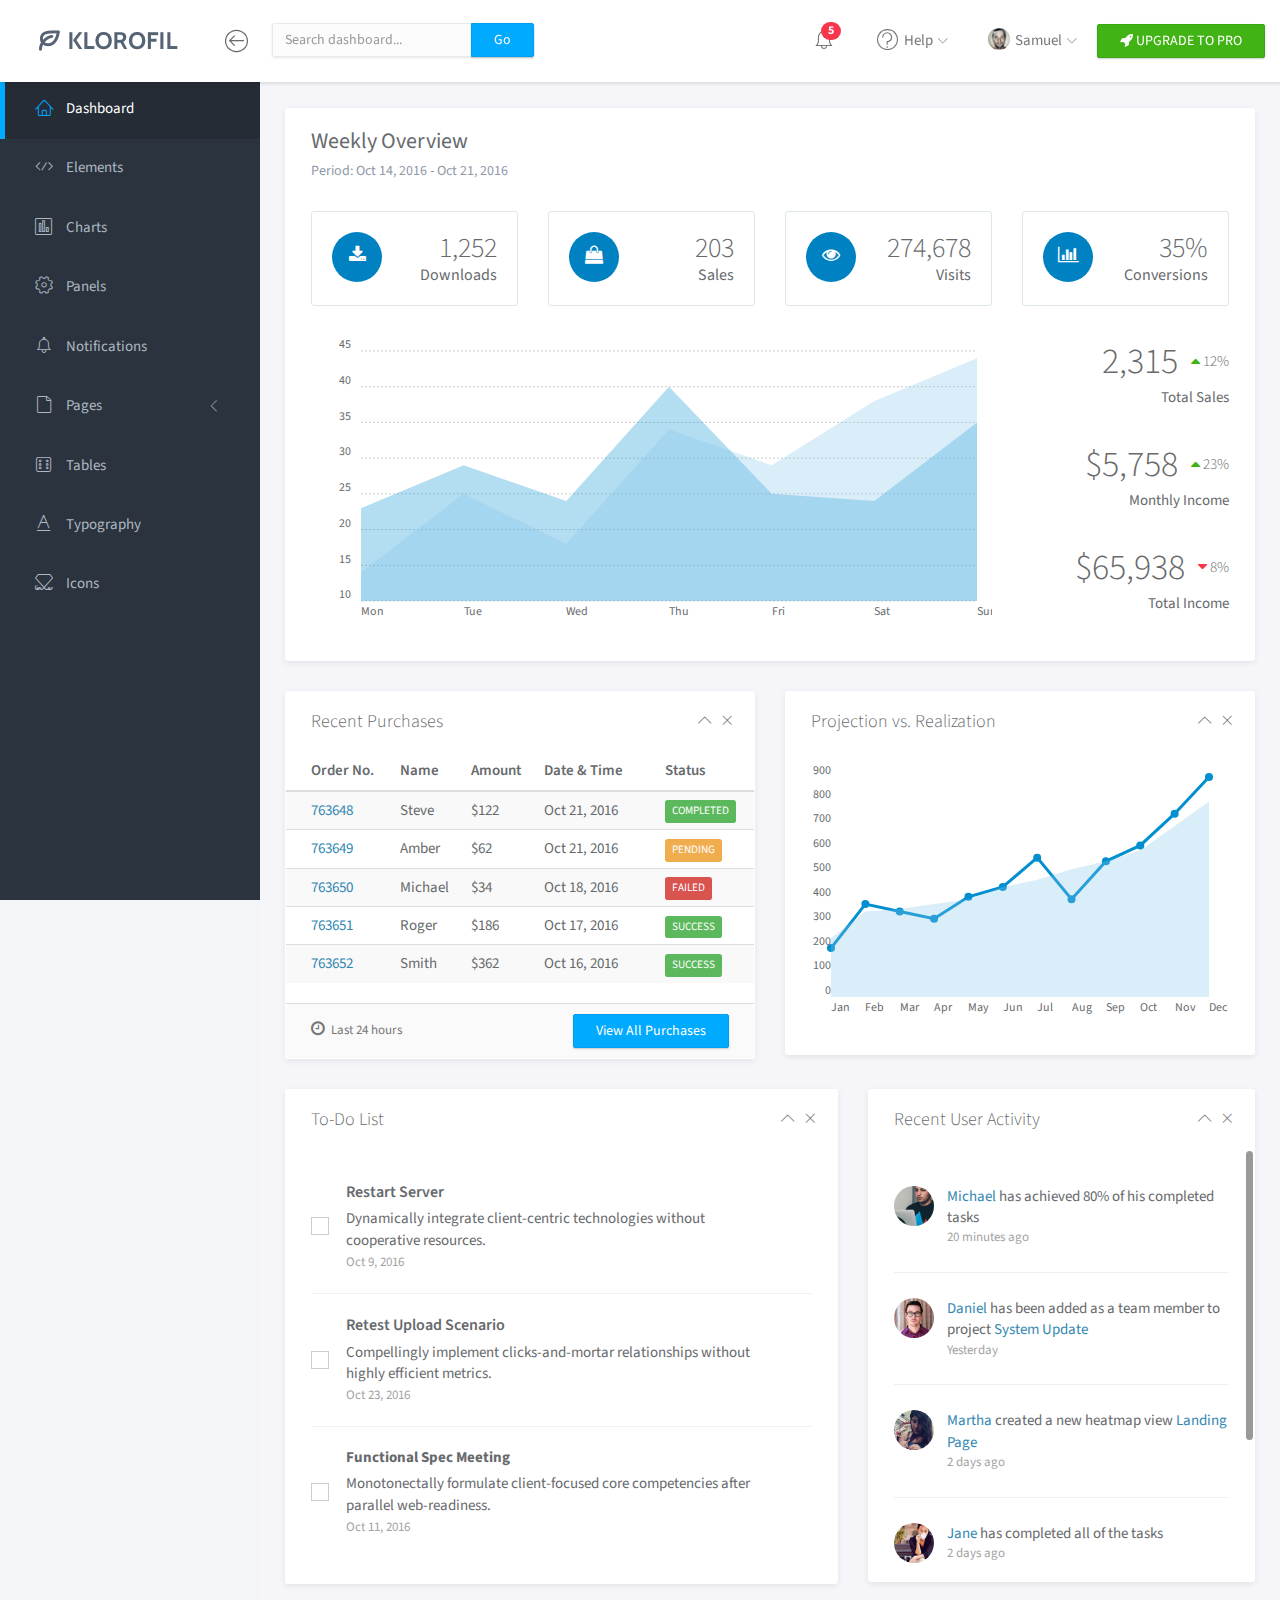
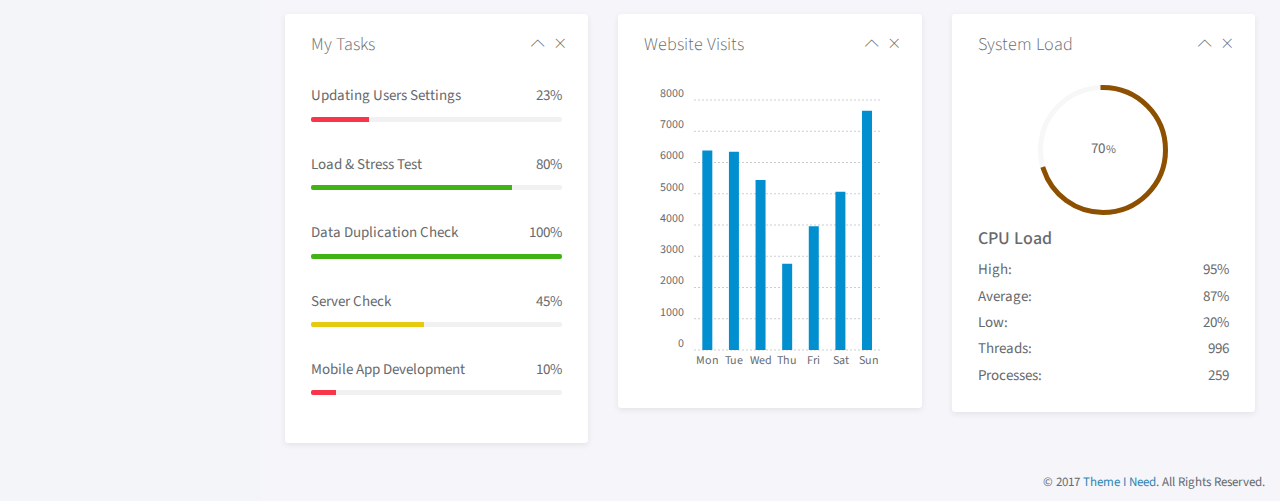
<file: template/index.html>
<!doctype html>
<html lang="en">

<head>
	<title>Dashboard | Klorofil - Free Bootstrap Dashboard Template</title>
	<meta charset="utf-8">
	<meta http-equiv="X-UA-Compatible" content="IE=edge,chrome=1">
	<meta name="viewport" content="width=device-width, initial-scale=1.0, maximum-scale=1.0, user-scalable=0">
	<!-- VENDOR CSS -->
	<link rel="stylesheet" href="assets/vendor/bootstrap/css/bootstrap.min.css">
	<link rel="stylesheet" href="assets/vendor/font-awesome/css/font-awesome.min.css">
	<link rel="stylesheet" href="assets/vendor/linearicons/style.css">
	<link rel="stylesheet" href="assets/vendor/chartist/css/chartist-custom.css">
	<!-- MAIN CSS -->
	<link rel="stylesheet" href="assets/css/main.css">
	<!-- GOOGLE FONTS -->
	<link href="https://fonts.googleapis.com/css?family=Source+Sans+Pro:300,400,600,700" rel="stylesheet">
	<!-- ICONS -->
	<link rel="apple-touch-icon" sizes="76x76" href="assets/img/apple-icon.png">
	<link rel="icon" type="image/png" sizes="96x96" href="assets/img/favicon.png">
</head>

<body>
	<!-- WRAPPER -->
	<div id="wrapper">
		<!-- NAVBAR -->
		<nav class="navbar navbar-default navbar-fixed-top">
			<div class="brand">
				<a href="index.html"><img src="assets/img/logo-dark.png" alt="Klorofil Logo" class="img-responsive logo"></a>
			</div>
			<div class="container-fluid">
				<div class="navbar-btn">
					<button type="button" class="btn-toggle-fullwidth"><i class="lnr lnr-arrow-left-circle"></i></button>
				</div>
				<form class="navbar-form navbar-left">
					<div class="input-group">
						<input type="text" value="" class="form-control" placeholder="Search dashboard...">
						<span class="input-group-btn"><button type="button" class="btn btn-primary">Go</button></span>
					</div>
				</form>
				<div class="navbar-btn navbar-btn-right">
					<a class="btn btn-success update-pro" href="https://www.themeineed.com/downloads/klorofil-pro-bootstrap-admin-dashboard-template/?utm_source=klorofil&utm_medium=template&utm_campaign=KlorofilPro" title="Upgrade to Pro" target="_blank"><i class="fa fa-rocket"></i> <span>UPGRADE TO PRO</span></a>
				</div>
				<div id="navbar-menu">
					<ul class="nav navbar-nav navbar-right">
						<li class="dropdown">
							<a href="#" class="dropdown-toggle icon-menu" data-toggle="dropdown">
								<i class="lnr lnr-alarm"></i>
								<span class="badge bg-danger">5</span>
							</a>
							<ul class="dropdown-menu notifications">
								<li><a href="#" class="notification-item"><span class="dot bg-warning"></span>System space is almost full</a></li>
								<li><a href="#" class="notification-item"><span class="dot bg-danger"></span>You have 9 unfinished tasks</a></li>
								<li><a href="#" class="notification-item"><span class="dot bg-success"></span>Monthly report is available</a></li>
								<li><a href="#" class="notification-item"><span class="dot bg-warning"></span>Weekly meeting in 1 hour</a></li>
								<li><a href="#" class="notification-item"><span class="dot bg-success"></span>Your request has been approved</a></li>
								<li><a href="#" class="more">See all notifications</a></li>
							</ul>
						</li>
						<li class="dropdown">
							<a href="#" class="dropdown-toggle" data-toggle="dropdown"><i class="lnr lnr-question-circle"></i> <span>Help</span> <i class="icon-submenu lnr lnr-chevron-down"></i></a>
							<ul class="dropdown-menu">
								<li><a href="#">Basic Use</a></li>
								<li><a href="#">Working With Data</a></li>
								<li><a href="#">Security</a></li>
								<li><a href="#">Troubleshooting</a></li>
							</ul>
						</li>
						<li class="dropdown">
							<a href="#" class="dropdown-toggle" data-toggle="dropdown"><img src="assets/img/user.png" class="img-circle" alt="Avatar"> <span>Samuel</span> <i class="icon-submenu lnr lnr-chevron-down"></i></a>
							<ul class="dropdown-menu">
								<li><a href="#"><i class="lnr lnr-user"></i> <span>My Profile</span></a></li>
								<li><a href="#"><i class="lnr lnr-envelope"></i> <span>Message</span></a></li>
								<li><a href="#"><i class="lnr lnr-cog"></i> <span>Settings</span></a></li>
								<li><a href="#"><i class="lnr lnr-exit"></i> <span>Logout</span></a></li>
							</ul>
						</li>
						<!-- <li>
							<a class="update-pro" href="https://www.themeineed.com/downloads/klorofil-pro-bootstrap-admin-dashboard-template/?utm_source=klorofil&utm_medium=template&utm_campaign=KlorofilPro" title="Upgrade to Pro" target="_blank"><i class="fa fa-rocket"></i> <span>UPGRADE TO PRO</span></a>
						</li> -->
					</ul>
				</div>
			</div>
		</nav>
		<!-- END NAVBAR -->
		<!-- LEFT SIDEBAR -->
		<div id="sidebar-nav" class="sidebar">
			<div class="sidebar-scroll">
				<nav>
					<ul class="nav">
						<li><a href="index.html" class="active"><i class="lnr lnr-home"></i> <span>Dashboard</span></a></li>
						<li><a href="elements.html" class=""><i class="lnr lnr-code"></i> <span>Elements</span></a></li>
						<li><a href="charts.html" class=""><i class="lnr lnr-chart-bars"></i> <span>Charts</span></a></li>
						<li><a href="panels.html" class=""><i class="lnr lnr-cog"></i> <span>Panels</span></a></li>
						<li><a href="notifications.html" class=""><i class="lnr lnr-alarm"></i> <span>Notifications</span></a></li>
						<li>
							<a href="#subPages" data-toggle="collapse" class="collapsed"><i class="lnr lnr-file-empty"></i> <span>Pages</span> <i class="icon-submenu lnr lnr-chevron-left"></i></a>
							<div id="subPages" class="collapse ">
								<ul class="nav">
									<li><a href="page-profile.html" class="">Profile</a></li>
									<li><a href="page-login.html" class="">Login</a></li>
									<li><a href="page-lockscreen.html" class="">Lockscreen</a></li>
								</ul>
							</div>
						</li>
						<li><a href="tables.html" class=""><i class="lnr lnr-dice"></i> <span>Tables</span></a></li>
						<li><a href="typography.html" class=""><i class="lnr lnr-text-format"></i> <span>Typography</span></a></li>
						<li><a href="icons.html" class=""><i class="lnr lnr-linearicons"></i> <span>Icons</span></a></li>
					</ul>
				</nav>
			</div>
		</div>
		<!-- END LEFT SIDEBAR -->
		<!-- MAIN -->
		<div class="main">
			<!-- MAIN CONTENT -->
			<div class="main-content">
				<div class="container-fluid">
					<!-- OVERVIEW -->
					<div class="panel panel-headline">
						<div class="panel-heading">
							<h3 class="panel-title">Weekly Overview</h3>
							<p class="panel-subtitle">Period: Oct 14, 2016 - Oct 21, 2016</p>
						</div>
						<div class="panel-body">
							<div class="row">
								<div class="col-md-3">
									<div class="metric">
										<span class="icon"><i class="fa fa-download"></i></span>
										<p>
											<span class="number">1,252</span>
											<span class="title">Downloads</span>
										</p>
									</div>
								</div>
								<div class="col-md-3">
									<div class="metric">
										<span class="icon"><i class="fa fa-shopping-bag"></i></span>
										<p>
											<span class="number">203</span>
											<span class="title">Sales</span>
										</p>
									</div>
								</div>
								<div class="col-md-3">
									<div class="metric">
										<span class="icon"><i class="fa fa-eye"></i></span>
										<p>
											<span class="number">274,678</span>
											<span class="title">Visits</span>
										</p>
									</div>
								</div>
								<div class="col-md-3">
									<div class="metric">
										<span class="icon"><i class="fa fa-bar-chart"></i></span>
										<p>
											<span class="number">35%</span>
											<span class="title">Conversions</span>
										</p>
									</div>
								</div>
							</div>
							<div class="row">
								<div class="col-md-9">
									<div id="headline-chart" class="ct-chart"></div>
								</div>
								<div class="col-md-3">
									<div class="weekly-summary text-right">
										<span class="number">2,315</span> <span class="percentage"><i class="fa fa-caret-up text-success"></i> 12%</span>
										<span class="info-label">Total Sales</span>
									</div>
									<div class="weekly-summary text-right">
										<span class="number">$5,758</span> <span class="percentage"><i class="fa fa-caret-up text-success"></i> 23%</span>
										<span class="info-label">Monthly Income</span>
									</div>
									<div class="weekly-summary text-right">
										<span class="number">$65,938</span> <span class="percentage"><i class="fa fa-caret-down text-danger"></i> 8%</span>
										<span class="info-label">Total Income</span>
									</div>
								</div>
							</div>
						</div>
					</div>
					<!-- END OVERVIEW -->
					<div class="row">
						<div class="col-md-6">
							<!-- RECENT PURCHASES -->
							<div class="panel">
								<div class="panel-heading">
									<h3 class="panel-title">Recent Purchases</h3>
									<div class="right">
										<button type="button" class="btn-toggle-collapse"><i class="lnr lnr-chevron-up"></i></button>
										<button type="button" class="btn-remove"><i class="lnr lnr-cross"></i></button>
									</div>
								</div>
								<div class="panel-body no-padding">
									<table class="table table-striped">
										<thead>
											<tr>
												<th>Order No.</th>
												<th>Name</th>
												<th>Amount</th>
												<th>Date &amp; Time</th>
												<th>Status</th>
											</tr>
										</thead>
										<tbody>
											<tr>
												<td><a href="#">763648</a></td>
												<td>Steve</td>
												<td>$122</td>
												<td>Oct 21, 2016</td>
												<td><span class="label label-success">COMPLETED</span></td>
											</tr>
											<tr>
												<td><a href="#">763649</a></td>
												<td>Amber</td>
												<td>$62</td>
												<td>Oct 21, 2016</td>
												<td><span class="label label-warning">PENDING</span></td>
											</tr>
											<tr>
												<td><a href="#">763650</a></td>
												<td>Michael</td>
												<td>$34</td>
												<td>Oct 18, 2016</td>
												<td><span class="label label-danger">FAILED</span></td>
											</tr>
											<tr>
												<td><a href="#">763651</a></td>
												<td>Roger</td>
												<td>$186</td>
												<td>Oct 17, 2016</td>
												<td><span class="label label-success">SUCCESS</span></td>
											</tr>
											<tr>
												<td><a href="#">763652</a></td>
												<td>Smith</td>
												<td>$362</td>
												<td>Oct 16, 2016</td>
												<td><span class="label label-success">SUCCESS</span></td>
											</tr>
										</tbody>
									</table>
								</div>
								<div class="panel-footer">
									<div class="row">
										<div class="col-md-6"><span class="panel-note"><i class="fa fa-clock-o"></i> Last 24 hours</span></div>
										<div class="col-md-6 text-right"><a href="#" class="btn btn-primary">View All Purchases</a></div>
									</div>
								</div>
							</div>
							<!-- END RECENT PURCHASES -->
						</div>
						<div class="col-md-6">
							<!-- MULTI CHARTS -->
							<div class="panel">
								<div class="panel-heading">
									<h3 class="panel-title">Projection vs. Realization</h3>
									<div class="right">
										<button type="button" class="btn-toggle-collapse"><i class="lnr lnr-chevron-up"></i></button>
										<button type="button" class="btn-remove"><i class="lnr lnr-cross"></i></button>
									</div>
								</div>
								<div class="panel-body">
									<div id="visits-trends-chart" class="ct-chart"></div>
								</div>
							</div>
							<!-- END MULTI CHARTS -->
						</div>
					</div>
					<div class="row">
						<div class="col-md-7">
							<!-- TODO LIST -->
							<div class="panel">
								<div class="panel-heading">
									<h3 class="panel-title">To-Do List</h3>
									<div class="right">
										<button type="button" class="btn-toggle-collapse"><i class="lnr lnr-chevron-up"></i></button>
										<button type="button" class="btn-remove"><i class="lnr lnr-cross"></i></button>
									</div>
								</div>
								<div class="panel-body">
									<ul class="list-unstyled todo-list">
										<li>
											<label class="control-inline fancy-checkbox">
												<input type="checkbox"><span></span>
											</label>
											<p>
												<span class="title">Restart Server</span>
												<span class="short-description">Dynamically integrate client-centric technologies without cooperative resources.</span>
												<span class="date">Oct 9, 2016</span>
											</p>
											<div class="controls">
												<a href="#"><i class="icon-software icon-software-pencil"></i></a> <a href="#"><i class="icon-arrows icon-arrows-circle-remove"></i></a>
											</div>
										</li>
										<li>
											<label class="control-inline fancy-checkbox">
												<input type="checkbox"><span></span>
											</label>
											<p>
												<span class="title">Retest Upload Scenario</span>
												<span class="short-description">Compellingly implement clicks-and-mortar relationships without highly efficient metrics.</span>
												<span class="date">Oct 23, 2016</span>
											</p>
											<div class="controls">
												<a href="#"><i class="icon-software icon-software-pencil"></i></a> <a href="#"><i class="icon-arrows icon-arrows-circle-remove"></i></a>
											</div>
										</li>
										<li>
											<label class="control-inline fancy-checkbox">
												<input type="checkbox"><span></span>
											</label>
											<p>
												<strong>Functional Spec Meeting</strong>
												<span class="short-description">Monotonectally formulate client-focused core competencies after parallel web-readiness.</span>
												<span class="date">Oct 11, 2016</span>
											</p>
											<div class="controls">
												<a href="#"><i class="icon-software icon-software-pencil"></i></a> <a href="#"><i class="icon-arrows icon-arrows-circle-remove"></i></a>
											</div>
										</li>
									</ul>
								</div>
							</div>
							<!-- END TODO LIST -->
						</div>
						<div class="col-md-5">
							<!-- TIMELINE -->
							<div class="panel panel-scrolling">
								<div class="panel-heading">
									<h3 class="panel-title">Recent User Activity</h3>
									<div class="right">
										<button type="button" class="btn-toggle-collapse"><i class="lnr lnr-chevron-up"></i></button>
										<button type="button" class="btn-remove"><i class="lnr lnr-cross"></i></button>
									</div>
								</div>
								<div class="panel-body">
									<ul class="list-unstyled activity-list">
										<li>
											<img src="assets/img/user1.png" alt="Avatar" class="img-circle pull-left avatar">
											<p><a href="#">Michael</a> has achieved 80% of his completed tasks <span class="timestamp">20 minutes ago</span></p>
										</li>
										<li>
											<img src="assets/img/user2.png" alt="Avatar" class="img-circle pull-left avatar">
											<p><a href="#">Daniel</a> has been added as a team member to project <a href="#">System Update</a> <span class="timestamp">Yesterday</span></p>
										</li>
										<li>
											<img src="assets/img/user3.png" alt="Avatar" class="img-circle pull-left avatar">
											<p><a href="#">Martha</a> created a new heatmap view <a href="#">Landing Page</a> <span class="timestamp">2 days ago</span></p>
										</li>
										<li>
											<img src="assets/img/user4.png" alt="Avatar" class="img-circle pull-left avatar">
											<p><a href="#">Jane</a> has completed all of the tasks <span class="timestamp">2 days ago</span></p>
										</li>
										<li>
											<img src="assets/img/user5.png" alt="Avatar" class="img-circle pull-left avatar">
											<p><a href="#">Jason</a> started a discussion about <a href="#">Weekly Meeting</a> <span class="timestamp">3 days ago</span></p>
										</li>
									</ul>
									<button type="button" class="btn btn-primary btn-bottom center-block">Load More</button>
								</div>
							</div>
							<!-- END TIMELINE -->
						</div>
					</div>
					<div class="row">
						<div class="col-md-4">
							<!-- TASKS -->
							<div class="panel">
								<div class="panel-heading">
									<h3 class="panel-title">My Tasks</h3>
									<div class="right">
										<button type="button" class="btn-toggle-collapse"><i class="lnr lnr-chevron-up"></i></button>
										<button type="button" class="btn-remove"><i class="lnr lnr-cross"></i></button>
									</div>
								</div>
								<div class="panel-body">
									<ul class="list-unstyled task-list">
										<li>
											<p>Updating Users Settings <span class="label-percent">23%</span></p>
											<div class="progress progress-xs">
												<div class="progress-bar progress-bar-danger" role="progressbar" aria-valuenow="23" aria-valuemin="0" aria-valuemax="100" style="width:23%">
													<span class="sr-only">23% Complete</span>
												</div>
											</div>
										</li>
										<li>
											<p>Load &amp; Stress Test <span class="label-percent">80%</span></p>
											<div class="progress progress-xs">
												<div class="progress-bar progress-bar-success" role="progressbar" aria-valuenow="80" aria-valuemin="0" aria-valuemax="100" style="width: 80%">
													<span class="sr-only">80% Complete</span>
												</div>
											</div>
										</li>
										<li>
											<p>Data Duplication Check <span class="label-percent">100%</span></p>
											<div class="progress progress-xs">
												<div class="progress-bar progress-bar-success" role="progressbar" aria-valuenow="100" aria-valuemin="0" aria-valuemax="100" style="width: 100%">
													<span class="sr-only">Success</span>
												</div>
											</div>
										</li>
										<li>
											<p>Server Check <span class="label-percent">45%</span></p>
											<div class="progress progress-xs">
												<div class="progress-bar progress-bar-warning" role="progressbar" aria-valuenow="45" aria-valuemin="0" aria-valuemax="100" style="width: 45%">
													<span class="sr-only">45% Complete</span>
												</div>
											</div>
										</li>
										<li>
											<p>Mobile App Development <span class="label-percent">10%</span></p>
											<div class="progress progress-xs">
												<div class="progress-bar progress-bar-danger" role="progressbar" aria-valuenow="10" aria-valuemin="0" aria-valuemax="100" style="width: 10%">
													<span class="sr-only">10% Complete</span>
												</div>
											</div>
										</li>
									</ul>
								</div>
							</div>
							<!-- END TASKS -->
						</div>
						<div class="col-md-4">
							<!-- VISIT CHART -->
							<div class="panel">
								<div class="panel-heading">
									<h3 class="panel-title">Website Visits</h3>
									<div class="right">
										<button type="button" class="btn-toggle-collapse"><i class="lnr lnr-chevron-up"></i></button>
										<button type="button" class="btn-remove"><i class="lnr lnr-cross"></i></button>
									</div>
								</div>
								<div class="panel-body">
									<div id="visits-chart" class="ct-chart"></div>
								</div>
							</div>
							<!-- END VISIT CHART -->
						</div>
						<div class="col-md-4">
							<!-- REALTIME CHART -->
							<div class="panel">
								<div class="panel-heading">
									<h3 class="panel-title">System Load</h3>
									<div class="right">
										<button type="button" class="btn-toggle-collapse"><i class="lnr lnr-chevron-up"></i></button>
										<button type="button" class="btn-remove"><i class="lnr lnr-cross"></i></button>
									</div>
								</div>
								<div class="panel-body">
									<div id="system-load" class="easy-pie-chart" data-percent="70">
										<span class="percent">70</span>
									</div>
									<h4>CPU Load</h4>
									<ul class="list-unstyled list-justify">
										<li>High: <span>95%</span></li>
										<li>Average: <span>87%</span></li>
										<li>Low: <span>20%</span></li>
										<li>Threads: <span>996</span></li>
										<li>Processes: <span>259</span></li>
									</ul>
								</div>
							</div>
							<!-- END REALTIME CHART -->
						</div>
					</div>
				</div>
			</div>
			<!-- END MAIN CONTENT -->
		</div>
		<!-- END MAIN -->
		<div class="clearfix"></div>
		<footer>
			<div class="container-fluid">
				<p class="copyright">&copy; 2017 <a href="https://www.themeineed.com" target="_blank">Theme I Need</a>. All Rights Reserved.</p>
			</div>
		</footer>
	</div>
	<!-- END WRAPPER -->
	<!-- Javascript -->
	<script src="assets/vendor/jquery/jquery.min.js"></script>
	<script src="assets/vendor/bootstrap/js/bootstrap.min.js"></script>
	<script src="assets/vendor/jquery-slimscroll/jquery.slimscroll.min.js"></script>
	<script src="assets/vendor/jquery.easy-pie-chart/jquery.easypiechart.min.js"></script>
	<script src="assets/vendor/chartist/js/chartist.min.js"></script>
	<script src="assets/scripts/klorofil-common.js"></script>
	<script>
	$(function() {
		var data, options;

		// headline charts
		data = {
			labels: ['Mon', 'Tue', 'Wed', 'Thu', 'Fri', 'Sat', 'Sun'],
			series: [
				[23, 29, 24, 40, 25, 24, 35],
				[14, 25, 18, 34, 29, 38, 44],
			]
		};

		options = {
			height: 300,
			showArea: true,
			showLine: false,
			showPoint: false,
			fullWidth: true,
			axisX: {
				showGrid: false
			},
			lineSmooth: false,
		};

		new Chartist.Line('#headline-chart', data, options);


		// visits trend charts
		data = {
			labels: ['Jan', 'Feb', 'Mar', 'Apr', 'May', 'Jun', 'Jul', 'Aug', 'Sep', 'Oct', 'Nov', 'Dec'],
			series: [{
				name: 'series-real',
				data: [200, 380, 350, 320, 410, 450, 570, 400, 555, 620, 750, 900],
			}, {
				name: 'series-projection',
				data: [240, 350, 360, 380, 400, 450, 480, 523, 555, 600, 700, 800],
			}]
		};

		options = {
			fullWidth: true,
			lineSmooth: false,
			height: "270px",
			low: 0,
			high: 'auto',
			series: {
				'series-projection': {
					showArea: true,
					showPoint: false,
					showLine: false
				},
			},
			axisX: {
				showGrid: false,

			},
			axisY: {
				showGrid: false,
				onlyInteger: true,
				offset: 0,
			},
			chartPadding: {
				left: 20,
				right: 20
			}
		};

		new Chartist.Line('#visits-trends-chart', data, options);


		// visits chart
		data = {
			labels: ['Mon', 'Tue', 'Wed', 'Thu', 'Fri', 'Sat', 'Sun'],
			series: [
				[6384, 6342, 5437, 2764, 3958, 5068, 7654]
			]
		};

		options = {
			height: 300,
			axisX: {
				showGrid: false
			},
		};

		new Chartist.Bar('#visits-chart', data, options);


		// real-time pie chart
		var sysLoad = $('#system-load').easyPieChart({
			size: 130,
			barColor: function(percent) {
				return "rgb(" + Math.round(200 * percent / 100) + ", " + Math.round(200 * (1.1 - percent / 100)) + ", 0)";
			},
			trackColor: 'rgba(245, 245, 245, 0.8)',
			scaleColor: false,
			lineWidth: 5,
			lineCap: "square",
			animate: 800
		});

		var updateInterval = 3000; // in milliseconds

		setInterval(function() {
			var randomVal;
			randomVal = getRandomInt(0, 100);

			sysLoad.data('easyPieChart').update(randomVal);
			sysLoad.find('.percent').text(randomVal);
		}, updateInterval);

		function getRandomInt(min, max) {
			return Math.floor(Math.random() * (max - min + 1)) + min;
		}

	});
	</script>
</body>

</html>
</file>
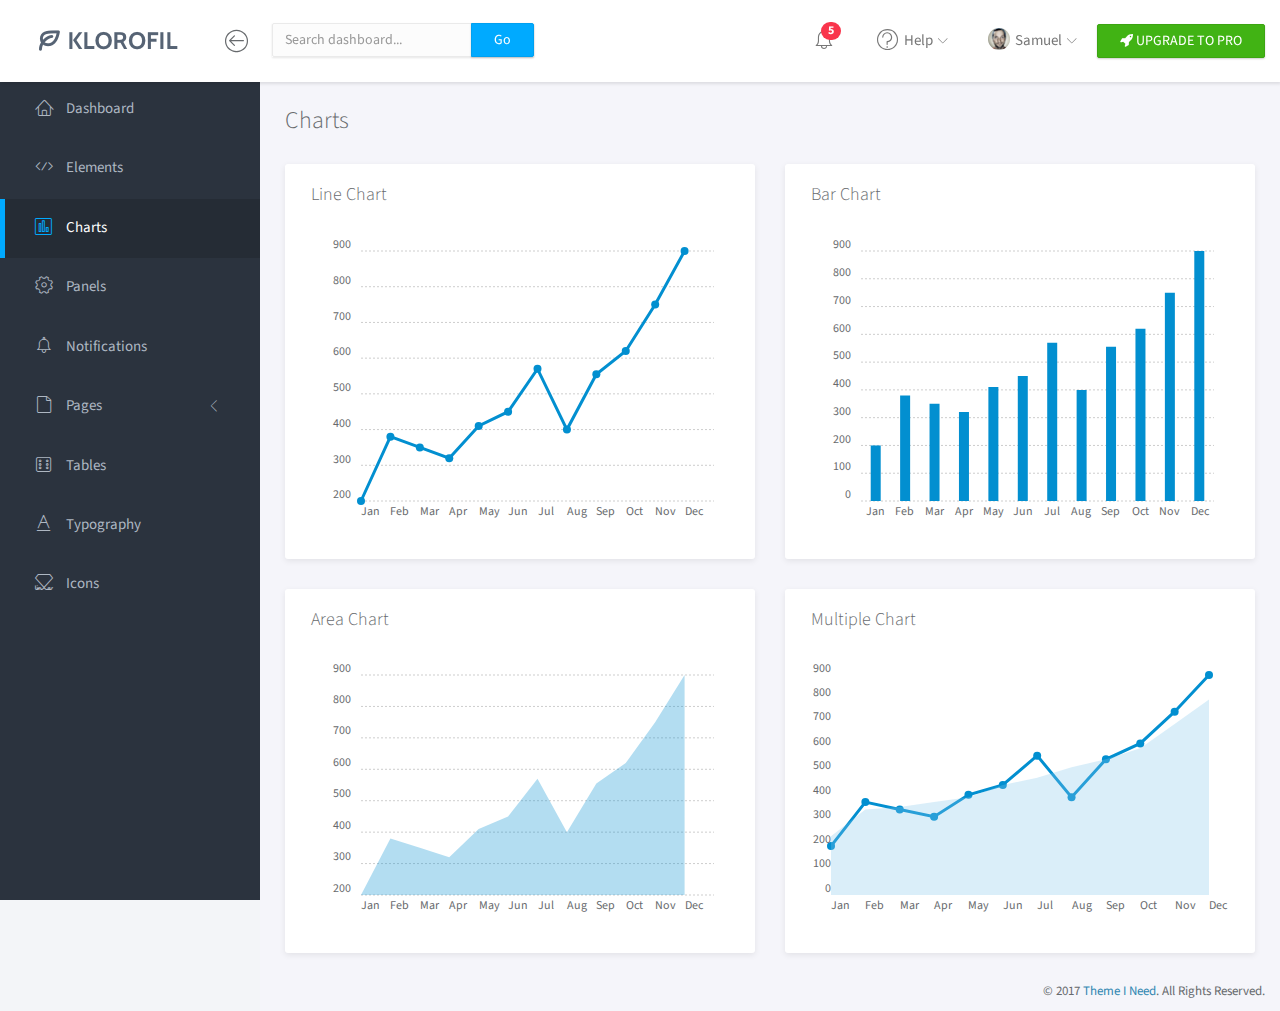
<file: template/charts.html>
<!doctype html>
<html lang="en">

<head>
	<title>Charts | Klorofil - Free Bootstrap Dashboard Template</title>
	<meta charset="utf-8">
	<meta http-equiv="X-UA-Compatible" content="IE=edge,chrome=1">
	<meta name="viewport" content="width=device-width, initial-scale=1.0, maximum-scale=1.0, user-scalable=0">
	<!-- VENDOR CSS -->
	<link rel="stylesheet" href="assets/vendor/bootstrap/css/bootstrap.min.css">
	<link rel="stylesheet" href="assets/vendor/font-awesome/css/font-awesome.min.css">
	<link rel="stylesheet" href="assets/vendor/linearicons/style.css">
	<link rel="stylesheet" href="assets/vendor/chartist/css/chartist-custom.css">
	<!-- MAIN CSS -->
	<link rel="stylesheet" href="assets/css/main.css">
	<!-- FOR DEMO PURPOSES ONLY. You should remove this in your project -->
	<link rel="stylesheet" href="assets/css/demo.css">
	<!-- GOOGLE FONTS -->
	<link href="https://fonts.googleapis.com/css?family=Source+Sans+Pro:300,400,600,700" rel="stylesheet">
	<!-- ICONS -->
	<link rel="apple-touch-icon" sizes="76x76" href="assets/img/apple-icon.png">
	<link rel="icon" type="image/png" sizes="96x96" href="assets/img/favicon.png">
</head>

<body>
	<!-- WRAPPER -->
	<div id="wrapper">
		<!-- NAVBAR -->
		<nav class="navbar navbar-default navbar-fixed-top">
			<div class="brand">
				<a href="index.html"><img src="assets/img/logo-dark.png" alt="Klorofil Logo" class="img-responsive logo"></a>
			</div>
			<div class="container-fluid">
				<div class="navbar-btn">
					<button type="button" class="btn-toggle-fullwidth"><i class="lnr lnr-arrow-left-circle"></i></button>
				</div>
				<form class="navbar-form navbar-left">
					<div class="input-group">
						<input type="text" value="" class="form-control" placeholder="Search dashboard...">
						<span class="input-group-btn"><button type="button" class="btn btn-primary">Go</button></span>
					</div>
				</form>
				<div class="navbar-btn navbar-btn-right">
					<a class="btn btn-success update-pro" href="https://www.themeineed.com/downloads/klorofil-pro-bootstrap-admin-dashboard-template/?utm_source=klorofil&utm_medium=template&utm_campaign=KlorofilPro" title="Upgrade to Pro" target="_blank"><i class="fa fa-rocket"></i> <span>UPGRADE TO PRO</span></a>
				</div>
				<div id="navbar-menu">
					<ul class="nav navbar-nav navbar-right">
						<li class="dropdown">
							<a href="#" class="dropdown-toggle icon-menu" data-toggle="dropdown">
								<i class="lnr lnr-alarm"></i>
								<span class="badge bg-danger">5</span>
							</a>
							<ul class="dropdown-menu notifications">
								<li><a href="#" class="notification-item"><span class="dot bg-warning"></span>System space is almost full</a></li>
								<li><a href="#" class="notification-item"><span class="dot bg-danger"></span>You have 9 unfinished tasks</a></li>
								<li><a href="#" class="notification-item"><span class="dot bg-success"></span>Monthly report is available</a></li>
								<li><a href="#" class="notification-item"><span class="dot bg-warning"></span>Weekly meeting in 1 hour</a></li>
								<li><a href="#" class="notification-item"><span class="dot bg-success"></span>Your request has been approved</a></li>
								<li><a href="#" class="more">See all notifications</a></li>
							</ul>
						</li>
						<li class="dropdown">
							<a href="#" class="dropdown-toggle" data-toggle="dropdown"><i class="lnr lnr-question-circle"></i> <span>Help</span> <i class="icon-submenu lnr lnr-chevron-down"></i></a>
							<ul class="dropdown-menu">
								<li><a href="#">Basic Use</a></li>
								<li><a href="#">Working With Data</a></li>
								<li><a href="#">Security</a></li>
								<li><a href="#">Troubleshooting</a></li>
							</ul>
						</li>
						<li class="dropdown">
							<a href="#" class="dropdown-toggle" data-toggle="dropdown"><img src="assets/img/user.png" class="img-circle" alt="Avatar"> <span>Samuel</span> <i class="icon-submenu lnr lnr-chevron-down"></i></a>
							<ul class="dropdown-menu">
								<li><a href="#"><i class="lnr lnr-user"></i> <span>My Profile</span></a></li>
								<li><a href="#"><i class="lnr lnr-envelope"></i> <span>Message</span></a></li>
								<li><a href="#"><i class="lnr lnr-cog"></i> <span>Settings</span></a></li>
								<li><a href="#"><i class="lnr lnr-exit"></i> <span>Logout</span></a></li>
							</ul>
						</li>
						<!-- <li>
							<a class="update-pro" href="https://www.themeineed.com/downloads/klorofil-pro-bootstrap-admin-dashboard-template/?utm_source=klorofil&utm_medium=template&utm_campaign=KlorofilPro" title="Upgrade to Pro" target="_blank"><i class="fa fa-rocket"></i> <span>UPGRADE TO PRO</span></a>
						</li> -->
					</ul>
				</div>
			</div>
		</nav>
		<!-- END NAVBAR -->
		<!-- LEFT SIDEBAR -->
		<div id="sidebar-nav" class="sidebar">
			<div class="sidebar-scroll">
				<nav>
					<ul class="nav">
						<li><a href="index.html" class=""><i class="lnr lnr-home"></i> <span>Dashboard</span></a></li>
						<li><a href="elements.html" class=""><i class="lnr lnr-code"></i> <span>Elements</span></a></li>
						<li><a href="charts.html" class="active"><i class="lnr lnr-chart-bars"></i> <span>Charts</span></a></li>
						<li><a href="panels.html" class=""><i class="lnr lnr-cog"></i> <span>Panels</span></a></li>
						<li><a href="notifications.html" class=""><i class="lnr lnr-alarm"></i> <span>Notifications</span></a></li>
						<li>
							<a href="#subPages" data-toggle="collapse" class="collapsed"><i class="lnr lnr-file-empty"></i> <span>Pages</span> <i class="icon-submenu lnr lnr-chevron-left"></i></a>
							<div id="subPages" class="collapse ">
								<ul class="nav">
									<li><a href="page-profile.html" class="">Profile</a></li>
									<li><a href="page-login.html" class="">Login</a></li>
									<li><a href="page-lockscreen.html" class="">Lockscreen</a></li>
								</ul>
							</div>
						</li>
						<li><a href="tables.html" class=""><i class="lnr lnr-dice"></i> <span>Tables</span></a></li>
						<li><a href="typography.html" class=""><i class="lnr lnr-text-format"></i> <span>Typography</span></a></li>
						<li><a href="icons.html" class=""><i class="lnr lnr-linearicons"></i> <span>Icons</span></a></li>
					</ul>
				</nav>
			</div>
		</div>
		<!-- END LEFT SIDEBAR -->
		<!-- MAIN -->
		<div class="main">
			<!-- MAIN CONTENT -->
			<div class="main-content">
				<div class="container-fluid">
					<h3 class="page-title">Charts</h3>
					<div class="row">
						<div class="col-md-6">
							<div class="panel">
								<div class="panel-heading">
									<h3 class="panel-title">Line Chart</h3>
								</div>
								<div class="panel-body">
									<div id="demo-line-chart" class="ct-chart"></div>
								</div>
							</div>
						</div>
						<div class="col-md-6">
							<div class="panel">
								<div class="panel-heading">
									<h3 class="panel-title">Bar Chart</h3>
								</div>
								<div class="panel-body">
									<div id="demo-bar-chart" class="ct-chart"></div>
								</div>
							</div>
						</div>
					</div>
					<div class="row">
						<div class="col-md-6">
							<div class="panel">
								<div class="panel-heading">
									<h3 class="panel-title">Area Chart</h3>
								</div>
								<div class="panel-body">
									<div id="demo-area-chart" class="ct-chart"></div>
								</div>
							</div>
						</div>
						<div class="col-md-6">
							<div class="panel">
								<div class="panel-heading">
									<h3 class="panel-title">Multiple Chart</h3>
								</div>
								<div class="panel-body">
									<div id="multiple-chart" class="ct-chart"></div>
								</div>
							</div>
						</div>
					</div>
				</div>
			</div>
			<!-- END MAIN CONTENT -->
		</div>
		<!-- END MAIN -->
		<div class="clearfix"></div>
		<footer>
			<div class="container-fluid">
				<p class="copyright">&copy; 2017 <a href="https://www.themeineed.com" target="_blank">Theme I Need</a>. All Rights Reserved.</p>
			</div>
		</footer>
	</div>
	<!-- END WRAPPER -->
	<!-- Javascript -->
	<script src="assets/vendor/jquery/jquery.min.js"></script>
	<script src="assets/vendor/bootstrap/js/bootstrap.min.js"></script>
	<script src="assets/vendor/jquery-slimscroll/jquery.slimscroll.min.js"></script>
	<script src="assets/vendor/chartist/js/chartist.min.js"></script>
	<script src="assets/scripts/klorofil-common.js"></script>
	<script>
	$(function() {
		var options;

		var data = {
			labels: ['Jan', 'Feb', 'Mar', 'Apr', 'May', 'Jun', 'Jul', 'Aug', 'Sep', 'Oct', 'Nov', 'Dec'],
			series: [
				[200, 380, 350, 320, 410, 450, 570, 400, 555, 620, 750, 900],
			]
		};

		// line chart
		options = {
			height: "300px",
			showPoint: true,
			axisX: {
				showGrid: false
			},
			lineSmooth: false,
		};

		new Chartist.Line('#demo-line-chart', data, options);

		// bar chart
		options = {
			height: "300px",
			axisX: {
				showGrid: false
			},
		};

		new Chartist.Bar('#demo-bar-chart', data, options);


		// area chart
		options = {
			height: "270px",
			showArea: true,
			showLine: false,
			showPoint: false,
			axisX: {
				showGrid: false
			},
			lineSmooth: false,
		};

		new Chartist.Line('#demo-area-chart', data, options);


		// multiple chart
		var data = {
			labels: ['Jan', 'Feb', 'Mar', 'Apr', 'May', 'Jun', 'Jul', 'Aug', 'Sep', 'Oct', 'Nov', 'Dec'],
			series: [{
				name: 'series-real',
				data: [200, 380, 350, 320, 410, 450, 570, 400, 555, 620, 750, 900],
			}, {
				name: 'series-projection',
				data: [240, 350, 360, 380, 400, 450, 480, 523, 555, 600, 700, 800],
			}]
		};

		var options = {
			fullWidth: true,
			lineSmooth: false,
			height: "270px",
			low: 0,
			high: 'auto',
			series: {
				'series-projection': {
					showArea: true,
					showPoint: false,
					showLine: false
				},
			},
			axisX: {
				showGrid: false,

			},
			axisY: {
				showGrid: false,
				onlyInteger: true,
				offset: 0,
			},
			chartPadding: {
				left: 20,
				right: 20
			}
		};

		new Chartist.Line('#multiple-chart', data, options);

	});
	</script>
</body>

</html>
</file>
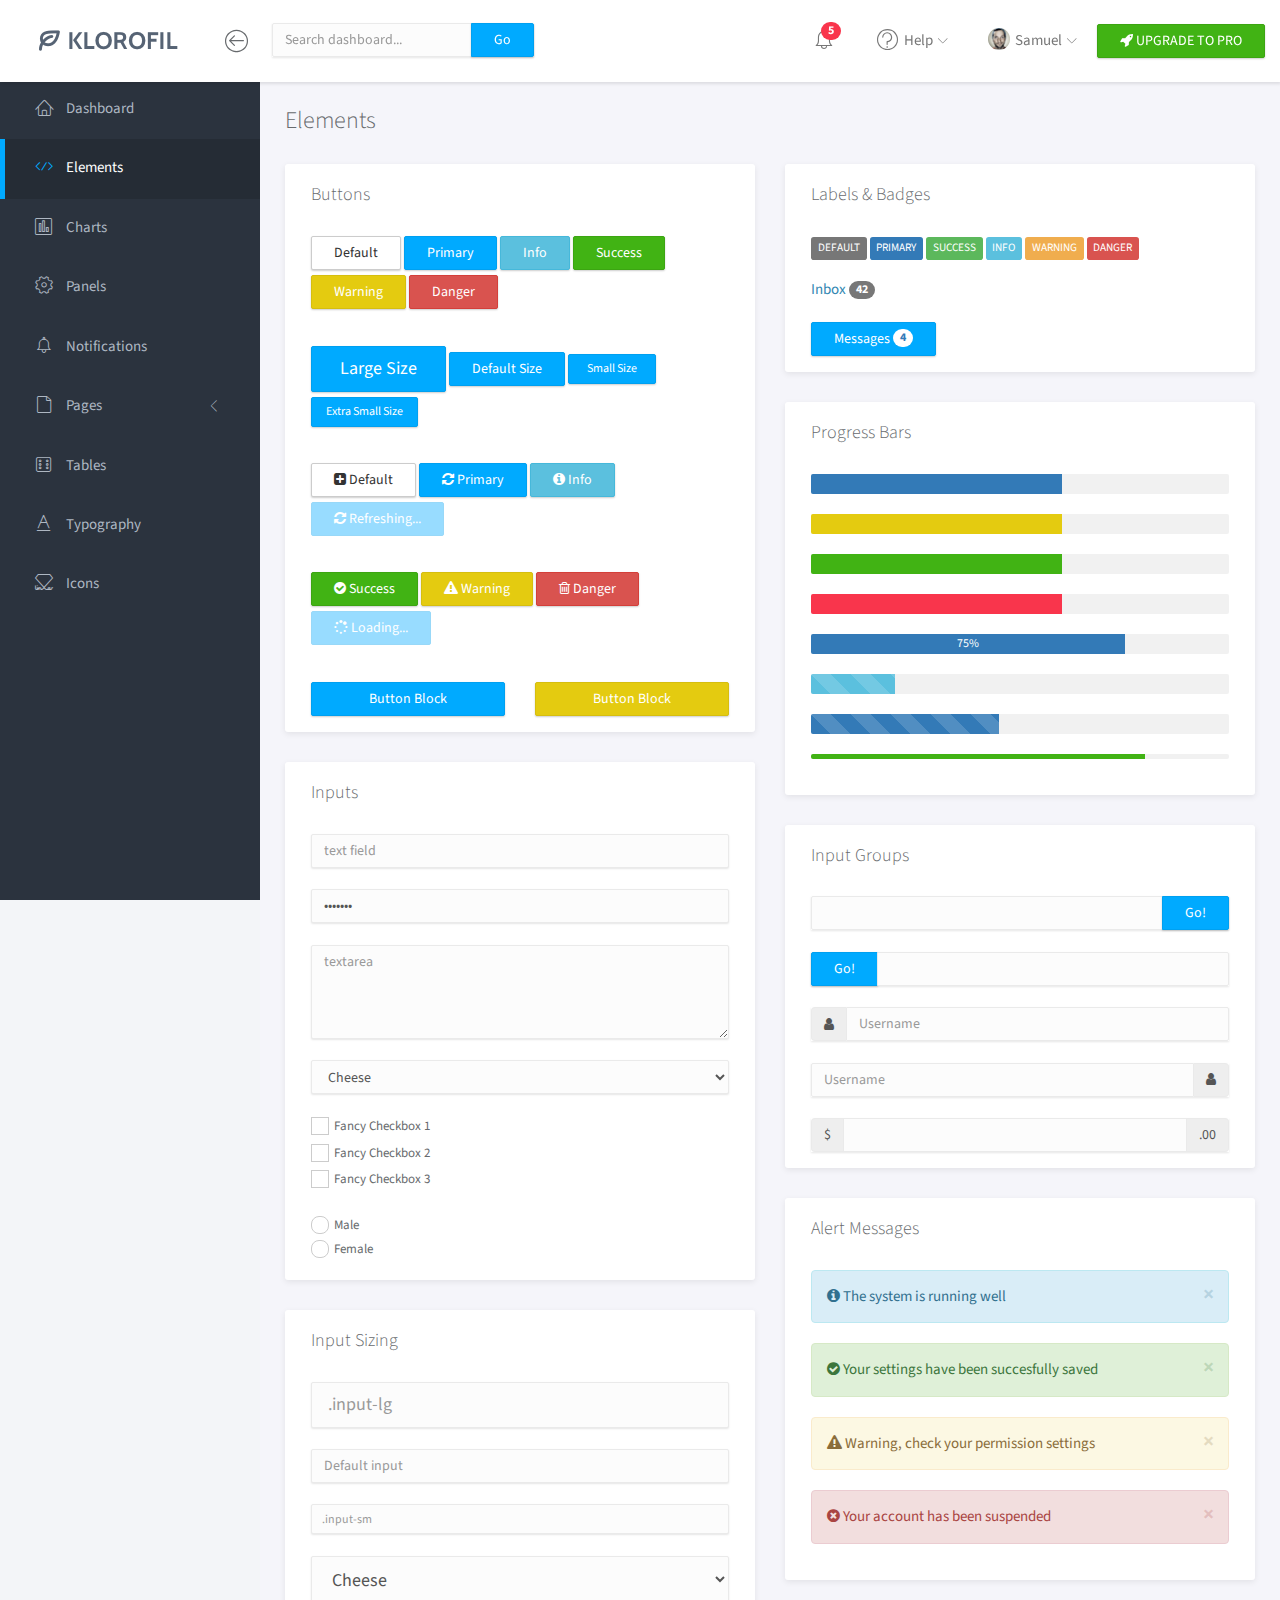
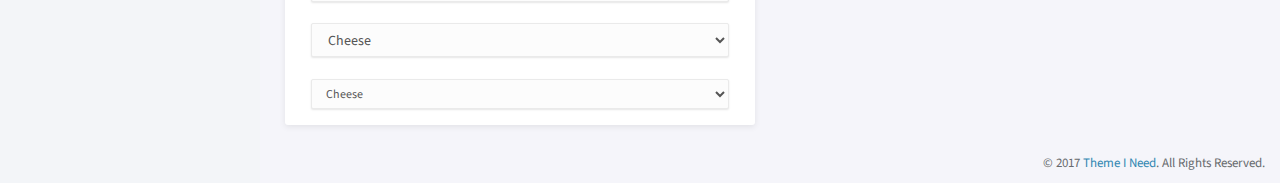
<file: template/elements.html>
<!doctype html>
<html lang="en">

<head>
	<title>Elements | Klorofil - Free Bootstrap Dashboard Template</title>
	<meta charset="utf-8">
	<meta http-equiv="X-UA-Compatible" content="IE=edge,chrome=1">
	<meta name="viewport" content="width=device-width, initial-scale=1.0, maximum-scale=1.0, user-scalable=0">
	<!-- VENDOR CSS -->
	<link rel="stylesheet" href="assets/vendor/bootstrap/css/bootstrap.min.css">
	<link rel="stylesheet" href="assets/vendor/font-awesome/css/font-awesome.min.css">
	<link rel="stylesheet" href="assets/vendor/linearicons/style.css">
	<!-- MAIN CSS -->
	<link rel="stylesheet" href="assets/css/main.css">
	<!-- FOR DEMO PURPOSES ONLY. You should remove this in your project -->
	<link rel="stylesheet" href="assets/css/demo.css">
	<!-- GOOGLE FONTS -->
	<link href="https://fonts.googleapis.com/css?family=Source+Sans+Pro:300,400,600,700" rel="stylesheet">
	<!-- ICONS -->
	<link rel="apple-touch-icon" sizes="76x76" href="assets/img/apple-icon.png">
	<link rel="icon" type="image/png" sizes="96x96" href="assets/img/favicon.png">
</head>

<body>
	<!-- WRAPPER -->
	<div id="wrapper">
		<!-- NAVBAR -->
		<nav class="navbar navbar-default navbar-fixed-top">
			<div class="brand">
				<a href="index.html"><img src="assets/img/logo-dark.png" alt="Klorofil Logo" class="img-responsive logo"></a>
			</div>
			<div class="container-fluid">
				<div class="navbar-btn">
					<button type="button" class="btn-toggle-fullwidth"><i class="lnr lnr-arrow-left-circle"></i></button>
				</div>
				<form class="navbar-form navbar-left">
					<div class="input-group">
						<input type="text" value="" class="form-control" placeholder="Search dashboard...">
						<span class="input-group-btn"><button type="button" class="btn btn-primary">Go</button></span>
					</div>
				</form>
				<div class="navbar-btn navbar-btn-right">
					<a class="btn btn-success update-pro" href="https://www.themeineed.com/downloads/klorofil-pro-bootstrap-admin-dashboard-template/?utm_source=klorofil&utm_medium=template&utm_campaign=KlorofilPro" title="Upgrade to Pro" target="_blank"><i class="fa fa-rocket"></i> <span>UPGRADE TO PRO</span></a>
				</div>
				<div id="navbar-menu">
					<ul class="nav navbar-nav navbar-right">
						<li class="dropdown">
							<a href="#" class="dropdown-toggle icon-menu" data-toggle="dropdown">
								<i class="lnr lnr-alarm"></i>
								<span class="badge bg-danger">5</span>
							</a>
							<ul class="dropdown-menu notifications">
								<li><a href="#" class="notification-item"><span class="dot bg-warning"></span>System space is almost full</a></li>
								<li><a href="#" class="notification-item"><span class="dot bg-danger"></span>You have 9 unfinished tasks</a></li>
								<li><a href="#" class="notification-item"><span class="dot bg-success"></span>Monthly report is available</a></li>
								<li><a href="#" class="notification-item"><span class="dot bg-warning"></span>Weekly meeting in 1 hour</a></li>
								<li><a href="#" class="notification-item"><span class="dot bg-success"></span>Your request has been approved</a></li>
								<li><a href="#" class="more">See all notifications</a></li>
							</ul>
						</li>
						<li class="dropdown">
							<a href="#" class="dropdown-toggle" data-toggle="dropdown"><i class="lnr lnr-question-circle"></i> <span>Help</span> <i class="icon-submenu lnr lnr-chevron-down"></i></a>
							<ul class="dropdown-menu">
								<li><a href="#">Basic Use</a></li>
								<li><a href="#">Working With Data</a></li>
								<li><a href="#">Security</a></li>
								<li><a href="#">Troubleshooting</a></li>
							</ul>
						</li>
						<li class="dropdown">
							<a href="#" class="dropdown-toggle" data-toggle="dropdown"><img src="assets/img/user.png" class="img-circle" alt="Avatar"> <span>Samuel</span> <i class="icon-submenu lnr lnr-chevron-down"></i></a>
							<ul class="dropdown-menu">
								<li><a href="#"><i class="lnr lnr-user"></i> <span>My Profile</span></a></li>
								<li><a href="#"><i class="lnr lnr-envelope"></i> <span>Message</span></a></li>
								<li><a href="#"><i class="lnr lnr-cog"></i> <span>Settings</span></a></li>
								<li><a href="#"><i class="lnr lnr-exit"></i> <span>Logout</span></a></li>
							</ul>
						</li>
						<!-- <li>
							<a class="update-pro" href="https://www.themeineed.com/downloads/klorofil-pro-bootstrap-admin-dashboard-template/?utm_source=klorofil&utm_medium=template&utm_campaign=KlorofilPro" title="Upgrade to Pro" target="_blank"><i class="fa fa-rocket"></i> <span>UPGRADE TO PRO</span></a>
						</li> -->
					</ul>
				</div>
			</div>
		</nav>
		<!-- END NAVBAR -->
		<!-- LEFT SIDEBAR -->
		<div id="sidebar-nav" class="sidebar">
			<div class="sidebar-scroll">
				<nav>
					<ul class="nav">
						<li><a href="index.html" class=""><i class="lnr lnr-home"></i> <span>Dashboard</span></a></li>
						<li><a href="elements.html" class="active"><i class="lnr lnr-code"></i> <span>Elements</span></a></li>
						<li><a href="charts.html" class=""><i class="lnr lnr-chart-bars"></i> <span>Charts</span></a></li>
						<li><a href="panels.html" class=""><i class="lnr lnr-cog"></i> <span>Panels</span></a></li>
						<li><a href="notifications.html" class=""><i class="lnr lnr-alarm"></i> <span>Notifications</span></a></li>
						<li>
							<a href="#subPages" data-toggle="collapse" class="collapsed"><i class="lnr lnr-file-empty"></i> <span>Pages</span> <i class="icon-submenu lnr lnr-chevron-left"></i></a>
							<div id="subPages" class="collapse ">
								<ul class="nav">
									<li><a href="page-profile.html" class="">Profile</a></li>
									<li><a href="page-login.html" class="">Login</a></li>
									<li><a href="page-lockscreen.html" class="">Lockscreen</a></li>
								</ul>
							</div>
						</li>
						<li><a href="tables.html" class=""><i class="lnr lnr-dice"></i> <span>Tables</span></a></li>
						<li><a href="typography.html" class=""><i class="lnr lnr-text-format"></i> <span>Typography</span></a></li>
						<li><a href="icons.html" class=""><i class="lnr lnr-linearicons"></i> <span>Icons</span></a></li>
					</ul>
				</nav>
			</div>
		</div>
		<!-- END LEFT SIDEBAR -->
		<!-- MAIN -->
		<div class="main">
			<!-- MAIN CONTENT -->
			<div class="main-content">
				<div class="container-fluid">
					<h3 class="page-title">Elements</h3>
					<div class="row">
						<div class="col-md-6">
							<!-- BUTTONS -->
							<div class="panel">
								<div class="panel-heading">
									<h3 class="panel-title">Buttons</h3>
								</div>
								<div class="panel-body">
									<p class="demo-button">
										<button type="button" class="btn btn-default">Default</button>
										<button type="button" class="btn btn-primary">Primary</button>
										<button type="button" class="btn btn-info">Info</button>
										<button type="button" class="btn btn-success">Success</button>
										<button type="button" class="btn btn-warning">Warning</button>
										<button type="button" class="btn btn-danger">Danger</button>
									</p>
									<br>
									<p class="demo-button">
										<button type="button" class="btn btn-primary btn-lg">Large Size</button>
										<button type="button" class="btn btn-primary">Default Size</button>
										<button type="button" class="btn btn-primary btn-sm">Small Size</button>
										<button type="button" class="btn btn-primary btn-xs">Extra Small Size</button>
									</p>
									<br>
									<p class="demo-button">
										<button type="button" class="btn btn-default"><i class="fa fa-plus-square"></i> Default </button>
										<button type="button" class="btn btn-primary"><i class="fa fa-refresh"></i> Primary</button>
										<button type="button" class="btn btn-info"><i class="fa fa-info-circle"></i> Info</button>
										<button type="button" class="btn btn-primary" disabled="disabled"><i class="fa fa-refresh fa-spin"></i> Refreshing...</button>
									</p>
									<br>
									<p class="demo-button">
										<button type="button" class="btn btn-success"><i class="fa fa-check-circle"></i> Success</button>
										<button type="button" class="btn btn-warning"><i class="fa fa-warning"></i> Warning</button>
										<button type="button" class="btn btn-danger"><i class="fa fa-trash-o"></i> Danger</button>
										<button type="button" class="btn btn-primary" disabled="disabled"><i class="fa fa-spinner fa-spin"></i> Loading...</button>
									</p>
									<br>
									<div class="row">
										<div class="col-md-6">
											<button type="button" class="btn btn-primary btn-block">Button Block</button>
										</div>
										<div class="col-md-6">
											<button type="button" class="btn btn-warning btn-block">Button Block</button>
										</div>
									</div>
								</div>
							</div>
							<!-- END BUTTONS -->
							<!-- INPUTS -->
							<div class="panel">
								<div class="panel-heading">
									<h3 class="panel-title">Inputs</h3>
								</div>
								<div class="panel-body">
									<input type="text" class="form-control" placeholder="text field">
									<br>
									<input type="password" class="form-control" value="asecret">
									<br>
									<textarea class="form-control" placeholder="textarea" rows="4"></textarea>
									<br>
									<select class="form-control">
										<option value="cheese">Cheese</option>
										<option value="tomatoes">Tomatoes</option>
										<option value="mozarella">Mozzarella</option>
										<option value="mushrooms">Mushrooms</option>
										<option value="pepperoni">Pepperoni</option>
										<option value="onions">Onions</option>
									</select>
									<br>
									<label class="fancy-checkbox">
										<input type="checkbox">
										<span>Fancy Checkbox 1</span>
									</label>
									<label class="fancy-checkbox">
										<input type="checkbox">
										<span>Fancy Checkbox 2</span>
									</label>
									<label class="fancy-checkbox">
										<input type="checkbox">
										<span>Fancy Checkbox 3</span>
									</label>
									<br>
									<label class="fancy-radio">
										<input name="gender" value="male" type="radio">
										<span><i></i>Male</span>
									</label>
									<label class="fancy-radio">
										<input name="gender" value="female" type="radio">
										<span><i></i>Female</span>
									</label>
								</div>
							</div>
							<!-- END INPUTS -->
							<!-- INPUT SIZING -->
							<div class="panel">
								<div class="panel-heading">
									<h3 class="panel-title">Input Sizing</h3>
								</div>
								<div class="panel-body">
									<input class="form-control input-lg" placeholder=".input-lg" type="text">
									<br>
									<input class="form-control" placeholder="Default input" type="text">
									<br>
									<input class="form-control input-sm" placeholder=".input-sm" type="text">
									<br>
									<select class="form-control input-lg">
										<option value="cheese">Cheese</option>
										<option value="tomatoes">Tomatoes</option>
										<option value="mozarella">Mozzarella</option>
										<option value="mushrooms">Mushrooms</option>
										<option value="pepperoni">Pepperoni</option>
										<option value="onions">Onions</option>
									</select>
									<br>
									<select class="form-control">
										<option value="cheese">Cheese</option>
										<option value="tomatoes">Tomatoes</option>
										<option value="mozarella">Mozzarella</option>
										<option value="mushrooms">Mushrooms</option>
										<option value="pepperoni">Pepperoni</option>
										<option value="onions">Onions</option>
									</select>
									<br>
									<select class="form-control input-sm">
										<option value="cheese">Cheese</option>
										<option value="tomatoes">Tomatoes</option>
										<option value="mozarella">Mozzarella</option>
										<option value="mushrooms">Mushrooms</option>
										<option value="pepperoni">Pepperoni</option>
										<option value="onions">Onions</option>
									</select>
								</div>
							</div>
							<!-- END INPUT SIZING -->
						</div>
						<div class="col-md-6">
							<!-- LABELS -->
							<div class="panel">
								<div class="panel-heading">
									<h3 class="panel-title">Labels &amp; Badges</h3>
								</div>
								<div class="panel-body">
									<span class="label label-default">DEFAULT</span>
									<span class="label label-primary">PRIMARY</span>
									<span class="label label-success">SUCCESS</span>
									<span class="label label-info">INFO</span>
									<span class="label label-warning">WARNING</span>
									<span class="label label-danger">DANGER</span>
									<br>
									<br>
									<a href="#">Inbox <span class="badge">42</span></a>
									<br>
									<br>
									<button class="btn btn-primary" type="button">
										Messages <span class="badge">4</span>
									</button>
								</div>
							</div>
							<!-- END LABELS -->
							<!-- PROGRESS BARS -->
							<div class="panel">
								<div class="panel-heading">
									<h3 class="panel-title">Progress Bars</h3>
								</div>
								<div class="panel-body">
									<div class="progress">
										<div class="progress-bar" role="progressbar" aria-valuenow="60" aria-valuemin="0" aria-valuemax="100" style="width: 60%;">
											<span class="sr-only">60% Complete</span>
										</div>
									</div>
									<div class="progress">
										<div class="progress-bar progress-bar-warning" role="progressbar" aria-valuenow="60" aria-valuemin="0" aria-valuemax="100" style="width: 60%">
											<span class="sr-only">60% Complete (warning)</span>
										</div>
									</div>
									<div class="progress">
										<div class="progress-bar progress-bar-success" role="progressbar" aria-valuenow="60" aria-valuemin="0" aria-valuemax="100" style="width: 60%">
											<span class="sr-only">60% Complete (success)</span>
										</div>
									</div>
									<div class="progress">
										<div class="progress-bar progress-bar-danger" role="progressbar" aria-valuenow="60" aria-valuemin="0" aria-valuemax="100" style="width: 60%">
											<span class="sr-only">60% Complete (danger)</span>
										</div>
									</div>
									<div class="progress">
										<div class="progress-bar" role="progressbar" aria-valuenow="75" aria-valuemin="0" aria-valuemax="100" style="width: 75%;">
											75%
										</div>
									</div>
									<div class="progress">
										<div class="progress-bar progress-bar-info progress-bar-striped" role="progressbar" aria-valuenow="20" aria-valuemin="0" aria-valuemax="100" style="width: 20%">
											<span class="sr-only">20% Complete</span>
										</div>
									</div>
									<div class="progress">
										<div class="progress-bar progress-bar-striped active" role="progressbar" aria-valuenow="45" aria-valuemin="0" aria-valuemax="100" style="width: 45%">
											<span class="sr-only">45% Complete</span>
										</div>
									</div>
									<div class="progress progress-xs">
										<div class="progress-bar progress-bar-success" role="progressbar" aria-valuenow="80" aria-valuemin="0" aria-valuemax="100" style="width: 80%">
											<span class="sr-only">80% Complete</span>
										</div>
									</div>
								</div>
							</div>
							<!-- END PROGRESS BARS -->
							<!-- INPUT GROUPS -->
							<div class="panel">
								<div class="panel-heading">
									<h3 class="panel-title">Input Groups</h3>
								</div>
								<div class="panel-body">
									<div class="input-group">
										<input class="form-control" type="text">
										<span class="input-group-btn"><button class="btn btn-primary" type="button">Go!</button></span>
									</div>
									<br>
									<div class="input-group">
										<span class="input-group-btn">
							<button class="btn btn-primary" type="button">Go!</button>
						</span>
										<input class="form-control" type="text">
									</div>
									<br>
									<div class="input-group">
										<span class="input-group-addon"><i class="fa fa-user"></i></span>
										<input class="form-control" placeholder="Username" type="text">
									</div>
									<br>
									<div class="input-group">
										<input class="form-control" placeholder="Username" type="text">
										<span class="input-group-addon"><i class="fa fa-user"></i></span>
									</div>
									<br>
									<div class="input-group">
										<span class="input-group-addon">$</span>
										<input class="form-control" type="text">
										<span class="input-group-addon">.00</span>
									</div>
								</div>
							</div>
							<!-- END INPUT GROUPS -->
							<!-- ALERT MESSAGES -->
							<div class="panel">
								<div class="panel-heading">
									<h3 class="panel-title">Alert Messages</h3>
								</div>
								<div class="panel-body">
									<div class="alert alert-info alert-dismissible" role="alert">
										<button type="button" class="close" data-dismiss="alert" aria-label="Close"><span aria-hidden="true">&times;</span></button>
										<i class="fa fa-info-circle"></i> The system is running well
									</div>
									<div class="alert alert-success alert-dismissible" role="alert">
										<button type="button" class="close" data-dismiss="alert" aria-label="Close"><span aria-hidden="true">&times;</span></button>
										<i class="fa fa-check-circle"></i> Your settings have been succesfully saved
									</div>
									<div class="alert alert-warning alert-dismissible" role="alert">
										<button type="button" class="close" data-dismiss="alert" aria-label="Close"><span aria-hidden="true">&times;</span></button>
										<i class="fa fa-warning"></i> Warning, check your permission settings
									</div>
									<div class="alert alert-danger alert-dismissible" role="alert">
										<button type="button" class="close" data-dismiss="alert" aria-label="Close"><span aria-hidden="true">&times;</span></button>
										<i class="fa fa-times-circle"></i> Your account has been suspended
									</div>
								</div>
							</div>
							<!-- END ALERT MESSAGES -->
						</div>
					</div>
				</div>
			</div>
			<!-- END MAIN CONTENT -->
		</div>
		<!-- END MAIN -->
		<div class="clearfix"></div>
		<footer>
			<div class="container-fluid">
				<p class="copyright">&copy; 2017 <a href="https://www.themeineed.com" target="_blank">Theme I Need</a>. All Rights Reserved.</p>
			</div>
		</footer>
	</div>
	<!-- END WRAPPER -->
	<!-- Javascript -->
	<script src="assets/vendor/jquery/jquery.min.js"></script>
	<script src="assets/vendor/bootstrap/js/bootstrap.min.js"></script>
	<script src="assets/vendor/jquery-slimscroll/jquery.slimscroll.min.js"></script>
	<script src="assets/scripts/klorofil-common.js"></script>
</body>

</html>
</file>
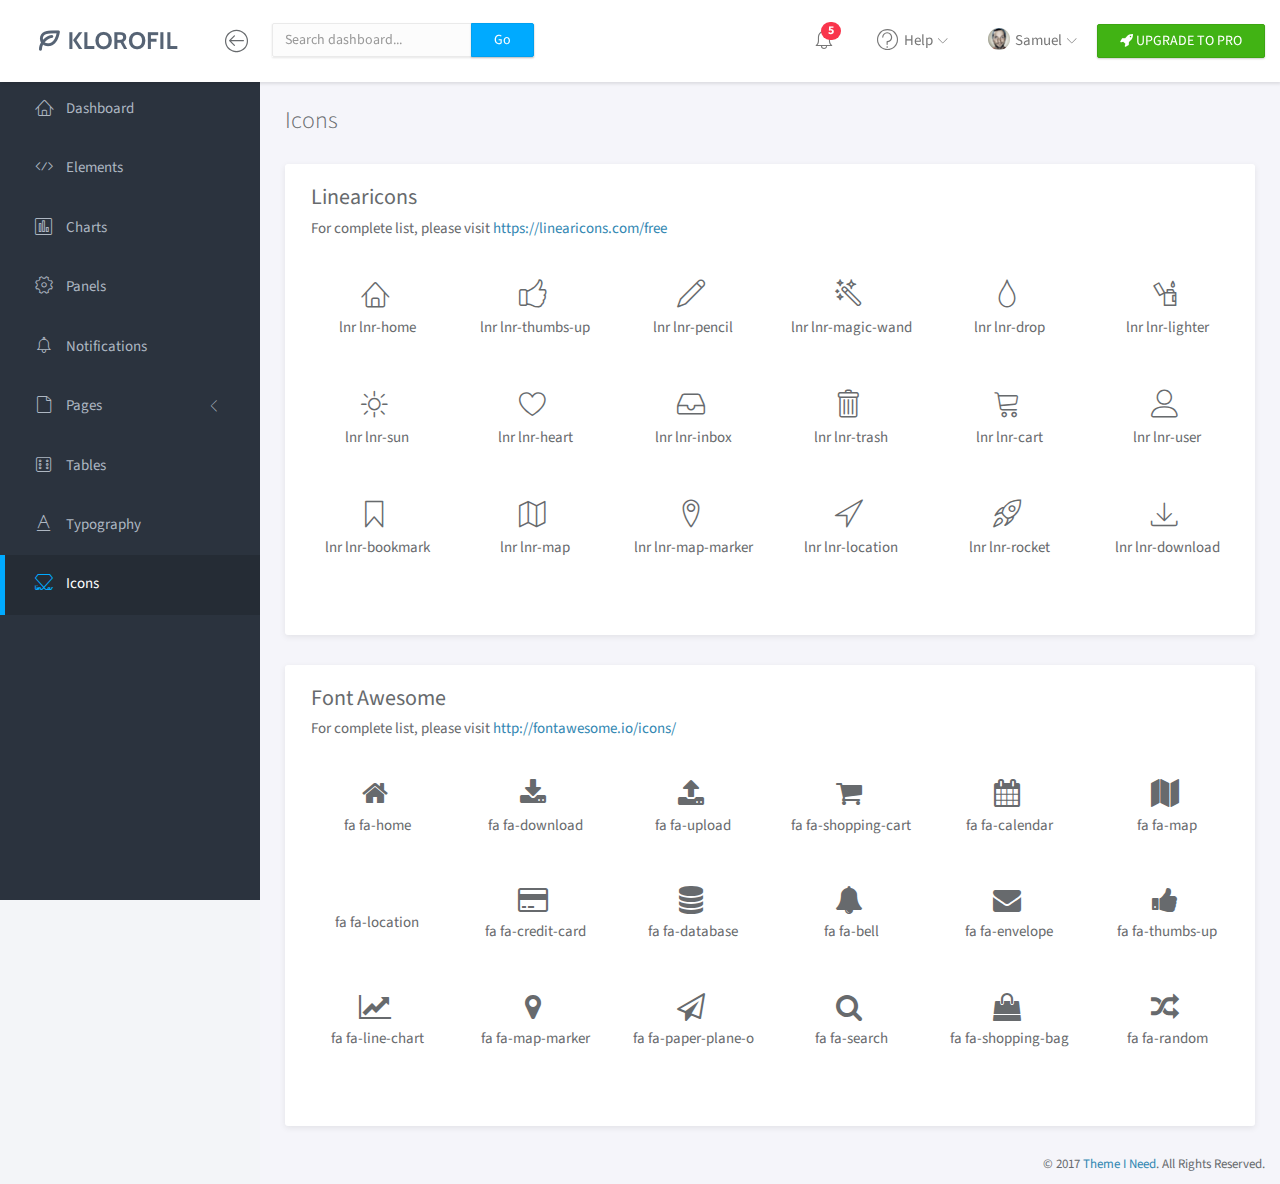
<file: template/icons.html>
<!doctype html>
<html lang="en">

<head>
	<title>Icons | Klorofil - Free Bootstrap Dashboard Template</title>
	<meta charset="utf-8">
	<meta http-equiv="X-UA-Compatible" content="IE=edge,chrome=1">
	<meta name="viewport" content="width=device-width, initial-scale=1.0, maximum-scale=1.0, user-scalable=0">
	<!-- VENDOR CSS -->
	<link rel="stylesheet" href="assets/vendor/bootstrap/css/bootstrap.min.css">
	<link rel="stylesheet" href="assets/vendor/font-awesome/css/font-awesome.min.css">
	<link rel="stylesheet" href="assets/vendor/linearicons/style.css">
	<!-- MAIN CSS -->
	<link rel="stylesheet" href="assets/css/main.css">
	<!-- FOR DEMO PURPOSES ONLY. You should remove this in your project -->
	<link rel="stylesheet" href="assets/css/demo.css">
	<!-- GOOGLE FONTS -->
	<link href="https://fonts.googleapis.com/css?family=Source+Sans+Pro:300,400,600,700" rel="stylesheet">
	<!-- ICONS -->
	<link rel="apple-touch-icon" sizes="76x76" href="assets/img/apple-icon.png">
	<link rel="icon" type="image/png" sizes="96x96" href="assets/img/favicon.png">
</head>

<body>
	<!-- WRAPPER -->
	<div id="wrapper">
		<!-- NAVBAR -->
		<nav class="navbar navbar-default navbar-fixed-top">
			<div class="brand">
				<a href="index.html"><img src="assets/img/logo-dark.png" alt="Klorofil Logo" class="img-responsive logo"></a>
			</div>
			<div class="container-fluid">
				<div class="navbar-btn">
					<button type="button" class="btn-toggle-fullwidth"><i class="lnr lnr-arrow-left-circle"></i></button>
				</div>
				<form class="navbar-form navbar-left">
					<div class="input-group">
						<input type="text" value="" class="form-control" placeholder="Search dashboard...">
						<span class="input-group-btn"><button type="button" class="btn btn-primary">Go</button></span>
					</div>
				</form>
				<div class="navbar-btn navbar-btn-right">
					<a class="btn btn-success update-pro" href="https://www.themeineed.com/downloads/klorofil-pro-bootstrap-admin-dashboard-template/?utm_source=klorofil&utm_medium=template&utm_campaign=KlorofilPro" title="Upgrade to Pro" target="_blank"><i class="fa fa-rocket"></i> <span>UPGRADE TO PRO</span></a>
				</div>
				<div id="navbar-menu">
					<ul class="nav navbar-nav navbar-right">
						<li class="dropdown">
							<a href="#" class="dropdown-toggle icon-menu" data-toggle="dropdown">
								<i class="lnr lnr-alarm"></i>
								<span class="badge bg-danger">5</span>
							</a>
							<ul class="dropdown-menu notifications">
								<li><a href="#" class="notification-item"><span class="dot bg-warning"></span>System space is almost full</a></li>
								<li><a href="#" class="notification-item"><span class="dot bg-danger"></span>You have 9 unfinished tasks</a></li>
								<li><a href="#" class="notification-item"><span class="dot bg-success"></span>Monthly report is available</a></li>
								<li><a href="#" class="notification-item"><span class="dot bg-warning"></span>Weekly meeting in 1 hour</a></li>
								<li><a href="#" class="notification-item"><span class="dot bg-success"></span>Your request has been approved</a></li>
								<li><a href="#" class="more">See all notifications</a></li>
							</ul>
						</li>
						<li class="dropdown">
							<a href="#" class="dropdown-toggle" data-toggle="dropdown"><i class="lnr lnr-question-circle"></i> <span>Help</span> <i class="icon-submenu lnr lnr-chevron-down"></i></a>
							<ul class="dropdown-menu">
								<li><a href="#">Basic Use</a></li>
								<li><a href="#">Working With Data</a></li>
								<li><a href="#">Security</a></li>
								<li><a href="#">Troubleshooting</a></li>
							</ul>
						</li>
						<li class="dropdown">
							<a href="#" class="dropdown-toggle" data-toggle="dropdown"><img src="assets/img/user.png" class="img-circle" alt="Avatar"> <span>Samuel</span> <i class="icon-submenu lnr lnr-chevron-down"></i></a>
							<ul class="dropdown-menu">
								<li><a href="#"><i class="lnr lnr-user"></i> <span>My Profile</span></a></li>
								<li><a href="#"><i class="lnr lnr-envelope"></i> <span>Message</span></a></li>
								<li><a href="#"><i class="lnr lnr-cog"></i> <span>Settings</span></a></li>
								<li><a href="#"><i class="lnr lnr-exit"></i> <span>Logout</span></a></li>
							</ul>
						</li>
						<!-- <li>
							<a class="update-pro" href="https://www.themeineed.com/downloads/klorofil-pro-bootstrap-admin-dashboard-template/?utm_source=klorofil&utm_medium=template&utm_campaign=KlorofilPro" title="Upgrade to Pro" target="_blank"><i class="fa fa-rocket"></i> <span>UPGRADE TO PRO</span></a>
						</li> -->
					</ul>
				</div>
			</div>
		</nav>
		<!-- END NAVBAR -->
		<!-- LEFT SIDEBAR -->
		<div id="sidebar-nav" class="sidebar">
			<div class="sidebar-scroll">
				<nav>
					<ul class="nav">
						<li><a href="index.html" class=""><i class="lnr lnr-home"></i> <span>Dashboard</span></a></li>
						<li><a href="elements.html" class=""><i class="lnr lnr-code"></i> <span>Elements</span></a></li>
						<li><a href="charts.html" class=""><i class="lnr lnr-chart-bars"></i> <span>Charts</span></a></li>
						<li><a href="panels.html" class=""><i class="lnr lnr-cog"></i> <span>Panels</span></a></li>
						<li><a href="notifications.html" class=""><i class="lnr lnr-alarm"></i> <span>Notifications</span></a></li>
						<li>
							<a href="#subPages" data-toggle="collapse" class="collapsed"><i class="lnr lnr-file-empty"></i> <span>Pages</span> <i class="icon-submenu lnr lnr-chevron-left"></i></a>
							<div id="subPages" class="collapse ">
								<ul class="nav">
									<li><a href="page-profile.html" class="">Profile</a></li>
									<li><a href="page-login.html" class="">Login</a></li>
									<li><a href="page-lockscreen.html" class="">Lockscreen</a></li>
								</ul>
							</div>
						</li>
						<li><a href="tables.html" class=""><i class="lnr lnr-dice"></i> <span>Tables</span></a></li>
						<li><a href="typography.html" class=""><i class="lnr lnr-text-format"></i> <span>Typography</span></a></li>
						<li><a href="icons.html" class="active"><i class="lnr lnr-linearicons"></i> <span>Icons</span></a></li>
					</ul>
				</nav>
			</div>
		</div>
		<!-- END LEFT SIDEBAR -->
		<!-- MAIN -->
		<div class="main">
			<!-- MAIN CONTENT -->
			<div class="main-content">
				<div class="container-fluid">
					<h3 class="page-title">Icons</h3>
					<div class="panel panel-headline demo-icons">
						<div class="panel-heading">
							<h3 class="panel-title">Linearicons</h3>
							<p class="subtitle">For complete list, please visit <a href="https://linearicons.com/free" target="_blank">https://linearicons.com/free</a></p>
						</div>
						<div class="panel-body">
							<ul class="list-unstyled row">
								<li class="col-md-2 col-sm-4 col-xs-6">
									<span class="lnr lnr-home"></span> <span class="cssclass">lnr lnr-home</span>
								</li>
								<li class="col-md-2 col-sm-4 col-xs-6">
									<span class="lnr lnr-thumbs-up"></span> <span class="cssclass">lnr lnr-thumbs-up</span>
								</li>
								<li class="col-md-2 col-sm-4 col-xs-6">
									<span class="lnr lnr-pencil"></span> <span class="cssclass">lnr lnr-pencil</span>
								</li>
								<li class="col-md-2 col-sm-4 col-xs-6">
									<span class="lnr lnr-magic-wand"></span> <span class="cssclass">lnr lnr-magic-wand</span>
								</li>
								<li class="col-md-2 col-sm-4 col-xs-6">
									<span class="lnr lnr-drop"></span> <span class="cssclass">lnr lnr-drop</span>
								</li>
								<li class="col-md-2 col-sm-4 col-xs-6">
									<span class="lnr lnr-lighter"></span> <span class="cssclass">lnr lnr-lighter</span>
								</li>
								<li class="col-md-2 col-sm-4 col-xs-6">
									<span class="lnr lnr-sun"></span> <span class="cssclass">lnr lnr-sun</span>
								</li>
								<li class="col-md-2 col-sm-4 col-xs-6">
									<span class="lnr lnr-heart"></span> <span class="cssclass">lnr lnr-heart</span>
								</li>
								<li class="col-md-2 col-sm-4 col-xs-6">
									<span class="lnr lnr-inbox"></span> <span class="cssclass">lnr lnr-inbox</span>
								</li>
								<li class="col-md-2 col-sm-4 col-xs-6">
									<span class="lnr lnr-trash"></span> <span class="cssclass">lnr lnr-trash</span>
								</li>
								<li class="col-md-2 col-sm-4 col-xs-6">
									<span class="lnr lnr-cart"></span> <span class="cssclass">lnr lnr-cart</span>
								</li>
								<li class="col-md-2 col-sm-4 col-xs-6">
									<span class="lnr lnr-user"></span> <span class="cssclass">lnr lnr-user</span>
								</li>
								<li class="col-md-2 col-sm-4 col-xs-6">
									<span class="lnr lnr-bookmark"></span> <span class="cssclass">lnr lnr-bookmark</span>
								</li>
								<li class="col-md-2 col-sm-4 col-xs-6">
									<span class="lnr lnr-map"></span> <span class="cssclass">lnr lnr-map</span>
								</li>
								<li class="col-md-2 col-sm-4 col-xs-6">
									<span class="lnr lnr-map-marker"></span> <span class="cssclass">lnr lnr-map-marker</span>
								</li>
								<li class="col-md-2 col-sm-4 col-xs-6">
									<span class="lnr lnr-location"></span> <span class="cssclass">lnr lnr-location</span>
								</li>
								<li class="col-md-2 col-sm-4 col-xs-6">
									<span class="lnr lnr-rocket"></span> <span class="cssclass">lnr lnr-rocket</span>
								</li>
								<li class="col-md-2 col-sm-4 col-xs-6">
									<span class="lnr lnr-download"></span> <span class="cssclass">lnr lnr-download</span>
								</li>
							</ul>
						</div>
					</div>
					<div class="panel panel-headline demo-icons">
						<div class="panel-heading">
							<h3 class="panel-title">Font Awesome</h3>
							<p class="subtitle">For complete list, please visit <a href="http://fontawesome.io/icons/" target="_blank">http://fontawesome.io/icons/</a></p>
						</div>
						<div class="panel-body">
							<ul class="list-unstyled row">
								<li class="col-md-2 col-sm-4 col-xs-6">
									<span class="fa fa-home"></span> <span class="cssclass">fa fa-home</span>
								</li>
								<li class="col-md-2 col-sm-4 col-xs-6">
									<span class="fa fa-download"></span> <span class="cssclass">fa fa-download</span>
								</li>
								<li class="col-md-2 col-sm-4 col-xs-6">
									<span class="fa fa-upload"></span> <span class="cssclass">fa fa-upload</span>
								</li>
								<li class="col-md-2 col-sm-4 col-xs-6">
									<span class="fa fa-shopping-cart"></span> <span class="cssclass">fa fa-shopping-cart</span>
								</li>
								<li class="col-md-2 col-sm-4 col-xs-6">
									<span class="fa fa-calendar"></span> <span class="cssclass">fa fa-calendar</span>
								</li>
								<li class="col-md-2 col-sm-4 col-xs-6">
									<span class="fa fa-map"></span> <span class="cssclass">fa fa-map</span>
								</li>
								<li class="col-md-2 col-sm-4 col-xs-6">
									<span class="fa fa-location"></span> <span class="cssclass">fa fa-location</span>
								</li>
								<li class="col-md-2 col-sm-4 col-xs-6">
									<span class="fa fa-credit-card"></span> <span class="cssclass">fa fa-credit-card</span>
								</li>
								<li class="col-md-2 col-sm-4 col-xs-6">
									<span class="fa fa-database"></span> <span class="cssclass">fa fa-database</span>
								</li>
								<li class="col-md-2 col-sm-4 col-xs-6">
									<span class="fa fa-bell"></span> <span class="cssclass">fa fa-bell</span>
								</li>
								<li class="col-md-2 col-sm-4 col-xs-6">
									<span class="fa fa-envelope"></span> <span class="cssclass">fa fa-envelope</span>
								</li>
								<li class="col-md-2 col-sm-4 col-xs-6">
									<span class="fa fa-thumbs-up"></span> <span class="cssclass">fa fa-thumbs-up</span>
								</li>
								<li class="col-md-2 col-sm-4 col-xs-6">
									<span class="fa fa-line-chart"></span> <span class="cssclass">fa fa-line-chart</span>
								</li>
								<li class="col-md-2 col-sm-4 col-xs-6">
									<span class="fa fa-map-marker"></span> <span class="cssclass">fa fa-map-marker</span>
								</li>
								<li class="col-md-2 col-sm-4 col-xs-6">
									<span class="fa fa-paper-plane-o"></span> <span class="cssclass">fa fa-paper-plane-o</span>
								</li>
								<li class="col-md-2 col-sm-4 col-xs-6">
									<span class="fa fa-search"></span> <span class="cssclass">fa fa-search</span>
								</li>
								<li class="col-md-2 col-sm-4 col-xs-6">
									<span class="fa fa-shopping-bag"></span> <span class="cssclass">fa fa-shopping-bag</span>
								</li>
								<li class="col-md-2 col-sm-4 col-xs-6">
									<span class="fa fa-random"></span> <span class="cssclass">fa fa-random</span>
								</li>
							</ul>
						</div>
					</div>
				</div>
			</div>
			<!-- END MAIN CONTENT -->
		</div>
		<!-- END MAIN -->
		<div class="clearfix"></div>
		<footer>
			<div class="container-fluid">
				<p class="copyright">&copy; 2017 <a href="https://www.themeineed.com" target="_blank">Theme I Need</a>. All Rights Reserved.</p>
			</div>
		</footer>
	</div>
	<!-- END WRAPPER -->
	<!-- Javascript -->
	<script src="assets/vendor/jquery/jquery.min.js"></script>
	<script src="assets/vendor/bootstrap/js/bootstrap.min.js"></script>
	<script src="assets/vendor/jquery-slimscroll/jquery.slimscroll.min.js"></script>
	<script src="assets/scripts/klorofil-common.js"></script>
</body>

</html>
</file>
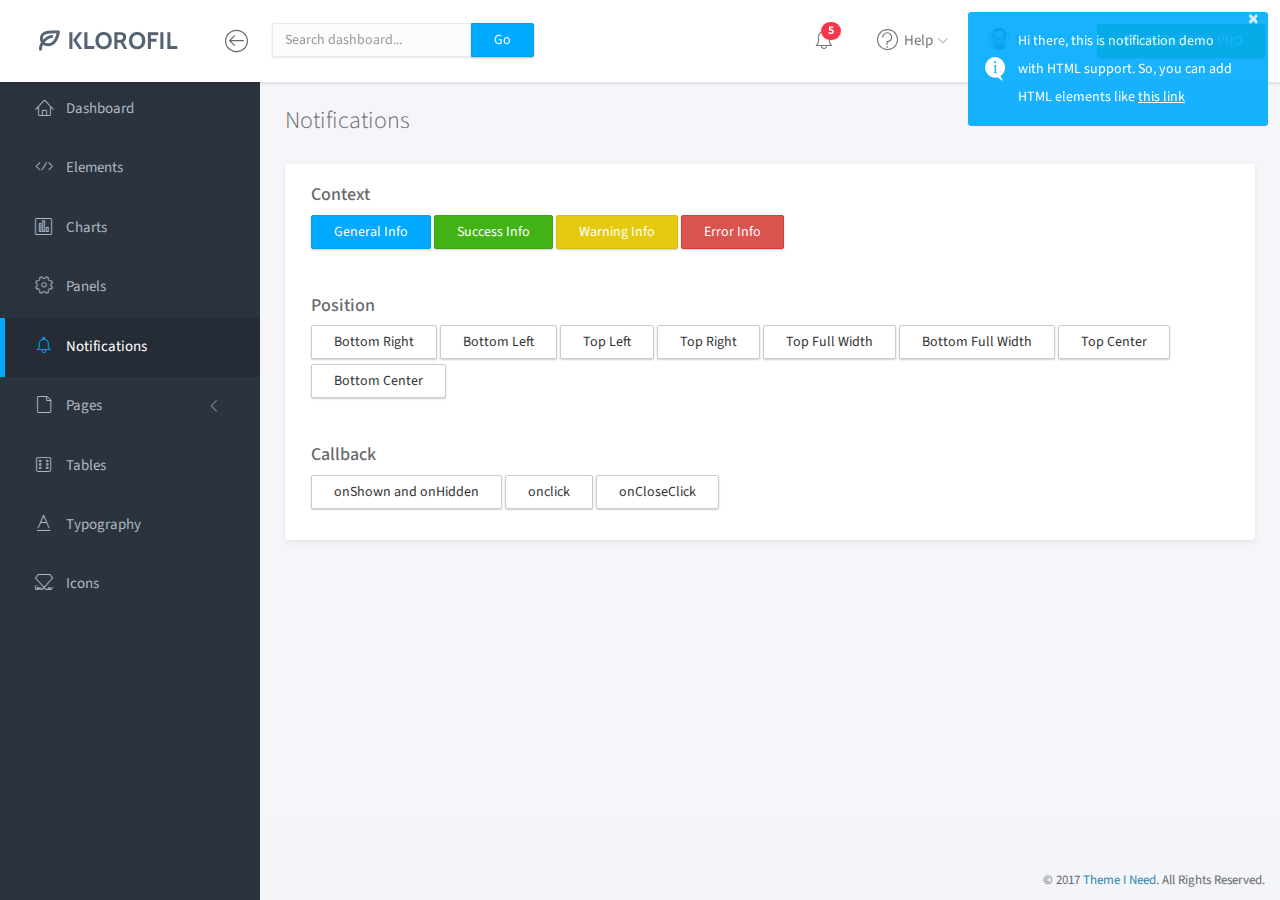
<file: template/notifications.html>
<!doctype html>
<html lang="en">

<head>
	<title>Notifications | Klorofil - Free Bootstrap Dashboard Template</title>
	<meta charset="utf-8">
	<meta http-equiv="X-UA-Compatible" content="IE=edge,chrome=1">
	<meta name="viewport" content="width=device-width, initial-scale=1.0, maximum-scale=1.0, user-scalable=0">
	<!-- VENDOR CSS -->
	<link rel="stylesheet" href="assets/vendor/bootstrap/css/bootstrap.min.css">
	<link rel="stylesheet" href="assets/vendor/font-awesome/css/font-awesome.min.css">
	<link rel="stylesheet" href="assets/vendor/linearicons/style.css">
	<link rel="stylesheet" href="assets/vendor/toastr/toastr.min.css">
	<!-- MAIN CSS -->
	<link rel="stylesheet" href="assets/css/main.css">
	<!-- FOR DEMO PURPOSES ONLY. You should remove this in your project -->
	<link rel="stylesheet" href="assets/css/demo.css">
	<!-- GOOGLE FONTS -->
	<link href="https://fonts.googleapis.com/css?family=Source+Sans+Pro:300,400,600,700" rel="stylesheet">
	<!-- ICONS -->
	<link rel="apple-touch-icon" sizes="76x76" href="assets/img/apple-icon.png">
	<link rel="icon" type="image/png" sizes="96x96" href="assets/img/favicon.png">
</head>

<body>
	<!-- WRAPPER -->
	<div id="wrapper">
		<!-- NAVBAR -->
		<nav class="navbar navbar-default navbar-fixed-top">
			<div class="brand">
				<a href="index.html"><img src="assets/img/logo-dark.png" alt="Klorofil Logo" class="img-responsive logo"></a>
			</div>
			<div class="container-fluid">
				<div class="navbar-btn">
					<button type="button" class="btn-toggle-fullwidth"><i class="lnr lnr-arrow-left-circle"></i></button>
				</div>
				<form class="navbar-form navbar-left">
					<div class="input-group">
						<input type="text" value="" class="form-control" placeholder="Search dashboard...">
						<span class="input-group-btn"><button type="button" class="btn btn-primary">Go</button></span>
					</div>
				</form>
				<div class="navbar-btn navbar-btn-right">
					<a class="btn btn-success update-pro" href="https://www.themeineed.com/downloads/klorofil-pro-bootstrap-admin-dashboard-template/?utm_source=klorofil&utm_medium=template&utm_campaign=KlorofilPro" title="Upgrade to Pro" target="_blank"><i class="fa fa-rocket"></i> <span>UPGRADE TO PRO</span></a>
				</div>
				<div id="navbar-menu">
					<ul class="nav navbar-nav navbar-right">
						<li class="dropdown">
							<a href="#" class="dropdown-toggle icon-menu" data-toggle="dropdown">
								<i class="lnr lnr-alarm"></i>
								<span class="badge bg-danger">5</span>
							</a>
							<ul class="dropdown-menu notifications">
								<li><a href="#" class="notification-item"><span class="dot bg-warning"></span>System space is almost full</a></li>
								<li><a href="#" class="notification-item"><span class="dot bg-danger"></span>You have 9 unfinished tasks</a></li>
								<li><a href="#" class="notification-item"><span class="dot bg-success"></span>Monthly report is available</a></li>
								<li><a href="#" class="notification-item"><span class="dot bg-warning"></span>Weekly meeting in 1 hour</a></li>
								<li><a href="#" class="notification-item"><span class="dot bg-success"></span>Your request has been approved</a></li>
								<li><a href="#" class="more">See all notifications</a></li>
							</ul>
						</li>
						<li class="dropdown">
							<a href="#" class="dropdown-toggle" data-toggle="dropdown"><i class="lnr lnr-question-circle"></i> <span>Help</span> <i class="icon-submenu lnr lnr-chevron-down"></i></a>
							<ul class="dropdown-menu">
								<li><a href="#">Basic Use</a></li>
								<li><a href="#">Working With Data</a></li>
								<li><a href="#">Security</a></li>
								<li><a href="#">Troubleshooting</a></li>
							</ul>
						</li>
						<li class="dropdown">
							<a href="#" class="dropdown-toggle" data-toggle="dropdown"><img src="assets/img/user.png" class="img-circle" alt="Avatar"> <span>Samuel</span> <i class="icon-submenu lnr lnr-chevron-down"></i></a>
							<ul class="dropdown-menu">
								<li><a href="#"><i class="lnr lnr-user"></i> <span>My Profile</span></a></li>
								<li><a href="#"><i class="lnr lnr-envelope"></i> <span>Message</span></a></li>
								<li><a href="#"><i class="lnr lnr-cog"></i> <span>Settings</span></a></li>
								<li><a href="#"><i class="lnr lnr-exit"></i> <span>Logout</span></a></li>
							</ul>
						</li>
						<!-- <li>
							<a class="update-pro" href="https://www.themeineed.com/downloads/klorofil-pro-bootstrap-admin-dashboard-template/?utm_source=klorofil&utm_medium=template&utm_campaign=KlorofilPro" title="Upgrade to Pro" target="_blank"><i class="fa fa-rocket"></i> <span>UPGRADE TO PRO</span></a>
						</li> -->
					</ul>
				</div>
			</div>
		</nav>
		<!-- END NAVBAR -->
		<!-- LEFT SIDEBAR -->
		<div id="sidebar-nav" class="sidebar">
			<div class="sidebar-scroll">
				<nav>
					<ul class="nav">
						<li><a href="index.html" class=""><i class="lnr lnr-home"></i> <span>Dashboard</span></a></li>
						<li><a href="elements.html" class=""><i class="lnr lnr-code"></i> <span>Elements</span></a></li>
						<li><a href="charts.html" class=""><i class="lnr lnr-chart-bars"></i> <span>Charts</span></a></li>
						<li><a href="panels.html" class=""><i class="lnr lnr-cog"></i> <span>Panels</span></a></li>
						<li><a href="notifications.html" class="active"><i class="lnr lnr-alarm"></i> <span>Notifications</span></a></li>
						<li>
							<a href="#subPages" data-toggle="collapse" class="collapsed"><i class="lnr lnr-file-empty"></i> <span>Pages</span> <i class="icon-submenu lnr lnr-chevron-left"></i></a>
							<div id="subPages" class="collapse ">
								<ul class="nav">
									<li><a href="page-profile.html" class="">Profile</a></li>
									<li><a href="page-login.html" class="">Login</a></li>
									<li><a href="page-lockscreen.html" class="">Lockscreen</a></li>
								</ul>
							</div>
						</li>
						<li><a href="tables.html" class=""><i class="lnr lnr-dice"></i> <span>Tables</span></a></li>
						<li><a href="typography.html" class=""><i class="lnr lnr-text-format"></i> <span>Typography</span></a></li>
						<li><a href="icons.html" class=""><i class="lnr lnr-linearicons"></i> <span>Icons</span></a></li>
					</ul>
				</nav>
			</div>
		</div>
		<!-- END LEFT SIDEBAR -->
		<!-- MAIN -->
		<div class="main">
			<!-- MAIN CONTENT -->
			<div class="main-content">
				<div class="container-fluid">
					<h3 class="page-title">Notifications</h3>
					<div id="toastr-demo" class="panel">
						<div class="panel-body">
							<!-- CONTEXTUAL -->
							<h4>Context</h4>
							<p class="demo-button">
								<button type="button" class="btn btn-primary btn-toastr" data-context="info" data-message="This is general theme info" data-position="top-right">General Info</button>
								<button type="button" class="btn btn-success btn-toastr" data-context="success" data-message="This is success info" data-position="top-right">Success Info</button>
								<button type="button" class="btn btn-warning btn-toastr" data-context="warning" data-message="This is warning info" data-position="top-right">Warning Info</button>
								<button type="button" class="btn btn-danger btn-toastr" data-context="error" data-message="This is error info" data-position="top-right">Error Info</button>
							</p>
							<!-- END CONTEXTUAL -->
							<br>
							<!-- POSITION -->
							<h4>Position</h4>
							<p class="demo-button">
								<button type="button" class="btn btn-default btn-toastr" data-context="info" data-message="Hi, I'm here" data-position="bottom-right">Bottom Right</button>
								<button type="button" class="btn btn-default btn-toastr" data-context="info" data-message="Hi, I'm here" data-position="bottom-left">Bottom Left</button>
								<button type="button" class="btn btn-default btn-toastr" data-context="info" data-message="Hi, I'm here" data-position="top-left">Top Left</button>
								<button type="button" class="btn btn-default btn-toastr" data-context="info" data-message="Hi, I'm here" data-position="top-right">Top Right</button>
								<button type="button" class="btn btn-default btn-toastr" data-context="info" data-message="Hi, I'm here" data-position="top-full-width">Top Full Width</button>
								<button type="button" class="btn btn-default btn-toastr" data-context="info" data-message="Hi, I'm here" data-position="bottom-full-width">Bottom Full Width</button>
								<button type="button" class="btn btn-default btn-toastr" data-context="info" data-message="Hi, I'm here" data-position="top-center">Top Center</button>
								<button type="button" class="btn btn-default btn-toastr" data-context="info" data-message="Hi, I'm here" data-position="bottom-center">Bottom Center</button>
							</p>
							<!-- END POSITION -->
							<br>
							<!-- CALLBACK -->
							<h4>Callback</h4>
							<p class="demo-button">
								<button type="button" class="btn btn-default btn-toastr-callback" id="toastr-callback1" data-context="info" data-message="onShown and onHidden callback demo">onShown and onHidden</button>
								<button type="button" class="btn btn-default btn-toastr-callback" id="toastr-callback2" data-context="info" data-message="Please click me">onclick</button>
								<button type="button" class="btn btn-default btn-toastr-callback" id="toastr-callback3" data-context="info" data-message="Please click close button">onCloseClick</button>
							</p>
							<!-- END CALLBACK -->
						</div>
					</div>
				</div>
			</div>
			<!-- END MAIN CONTENT -->
		</div>
		<!-- END MAIN -->
		<div class="clearfix"></div>
		<footer>
			<div class="container-fluid">
				<p class="copyright">&copy; 2017 <a href="https://www.themeineed.com" target="_blank">Theme I Need</a>. All Rights Reserved.</p>
			</div>
		</footer>
	</div>
	<!-- END WRAPPER -->
	<!-- Javascript -->
	<script src="assets/vendor/jquery/jquery.min.js"></script>
	<script src="assets/vendor/bootstrap/js/bootstrap.min.js"></script>
	<script src="assets/vendor/jquery-slimscroll/jquery.slimscroll.min.js"></script>
	<script src="assets/vendor/toastr/toastr.min.js"></script>
	<script src="assets/scripts/klorofil-common.js"></script>
</body>

</html>
</file>
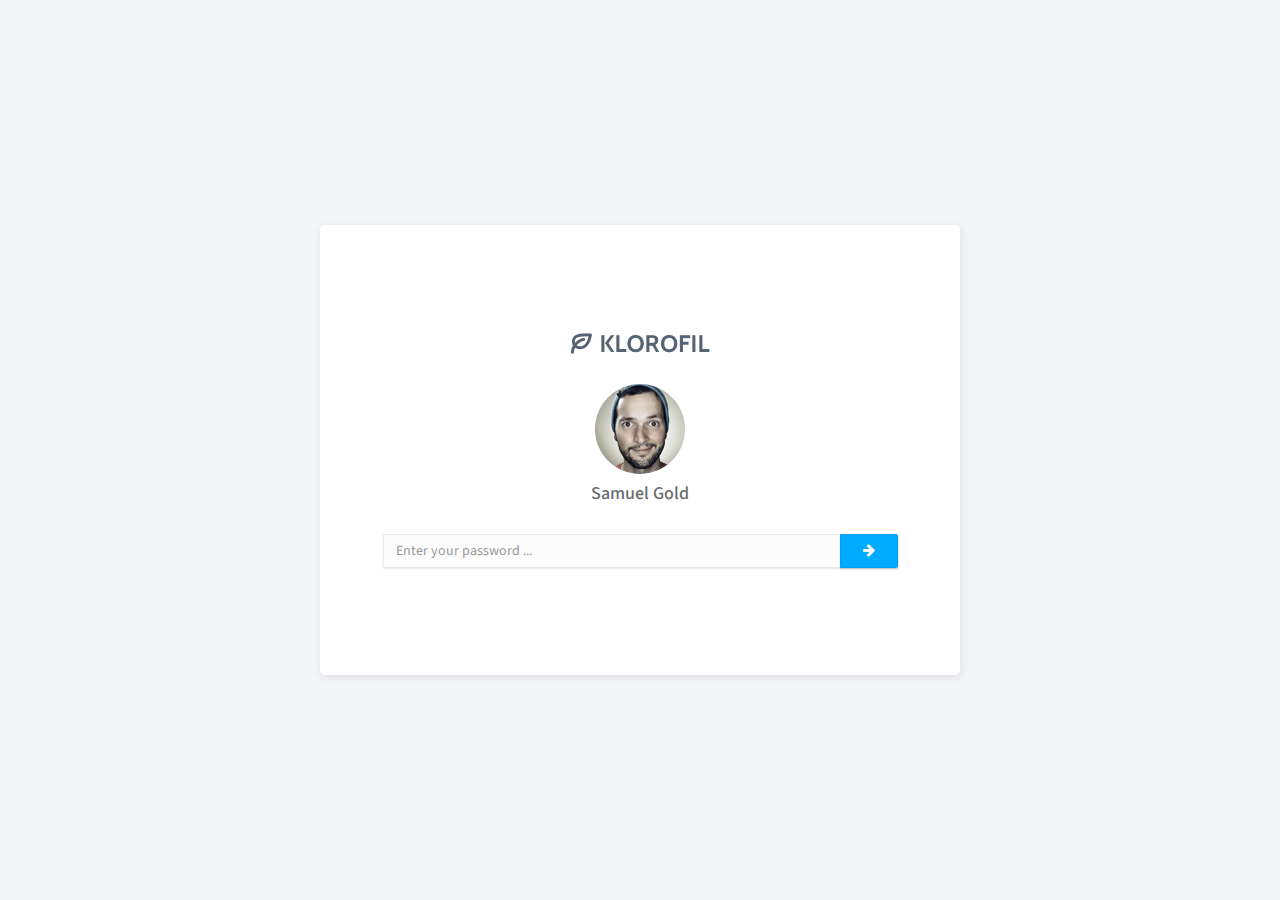
<file: template/page-lockscreen.html>
<!doctype html>
<html lang="en" class="fullscreen-bg">

<head>
	<title>Lockscreen | Klorofil - Free Bootstrap Dashboard Template</title>
	<meta charset="utf-8">
	<meta http-equiv="X-UA-Compatible" content="IE=edge,chrome=1">
	<meta name="viewport" content="width=device-width, initial-scale=1.0, maximum-scale=1.0, user-scalable=0">
	<!-- VENDOR CSS -->
	<link rel="stylesheet" href="assets/vendor/bootstrap/css/bootstrap.min.css">
	<link rel="stylesheet" href="assets/vendor/font-awesome/css/font-awesome.min.css">
	<link rel="stylesheet" href="assets/vendor/linearicons/style.css">
	<!-- MAIN CSS -->
	<link rel="stylesheet" href="assets/css/main.css">
	<!-- FOR DEMO PURPOSES ONLY. You should remove this in your project -->
	<link rel="stylesheet" href="assets/css/demo.css">
	<!-- GOOGLE FONTS -->
	<link href="https://fonts.googleapis.com/css?family=Source+Sans+Pro:300,400,600,700" rel="stylesheet">
	<!-- ICONS -->
	<link rel="apple-touch-icon" sizes="76x76" href="assets/img/apple-icon.png">
	<link rel="icon" type="image/png" sizes="96x96" href="assets/img/favicon.png">
</head>

<body>
	<!-- WRAPPER -->
	<div id="wrapper">
		<div class="vertical-align-wrap">
			<div class="vertical-align-middle">
				<div class="auth-box lockscreen clearfix">
					<div class="content">
						<h1 class="sr-only">Klorofil - Free Bootstrap dashboard</h1>
						<div class="logo text-center"><img src="assets/img/logo-dark.png" alt="Klorofil Logo"></div>
						<div class="user text-center">
							<img src="assets/img/user-medium.png" class="img-circle" alt="Avatar">
							<h2 class="name">Samuel Gold</h2>
						</div>
						<form action="index.html">
							<div class="input-group">
								<input type="password" class="form-control" placeholder="Enter your password ...">
								<span class="input-group-btn"><button type="submit" class="btn btn-primary"><i class="fa fa-arrow-right"></i></button></span>
							</div>
						</form>
					</div>
				</div>
			</div>
		</div>
	</div>
	<!-- END WRAPPER -->
</body>

</html>
</file>
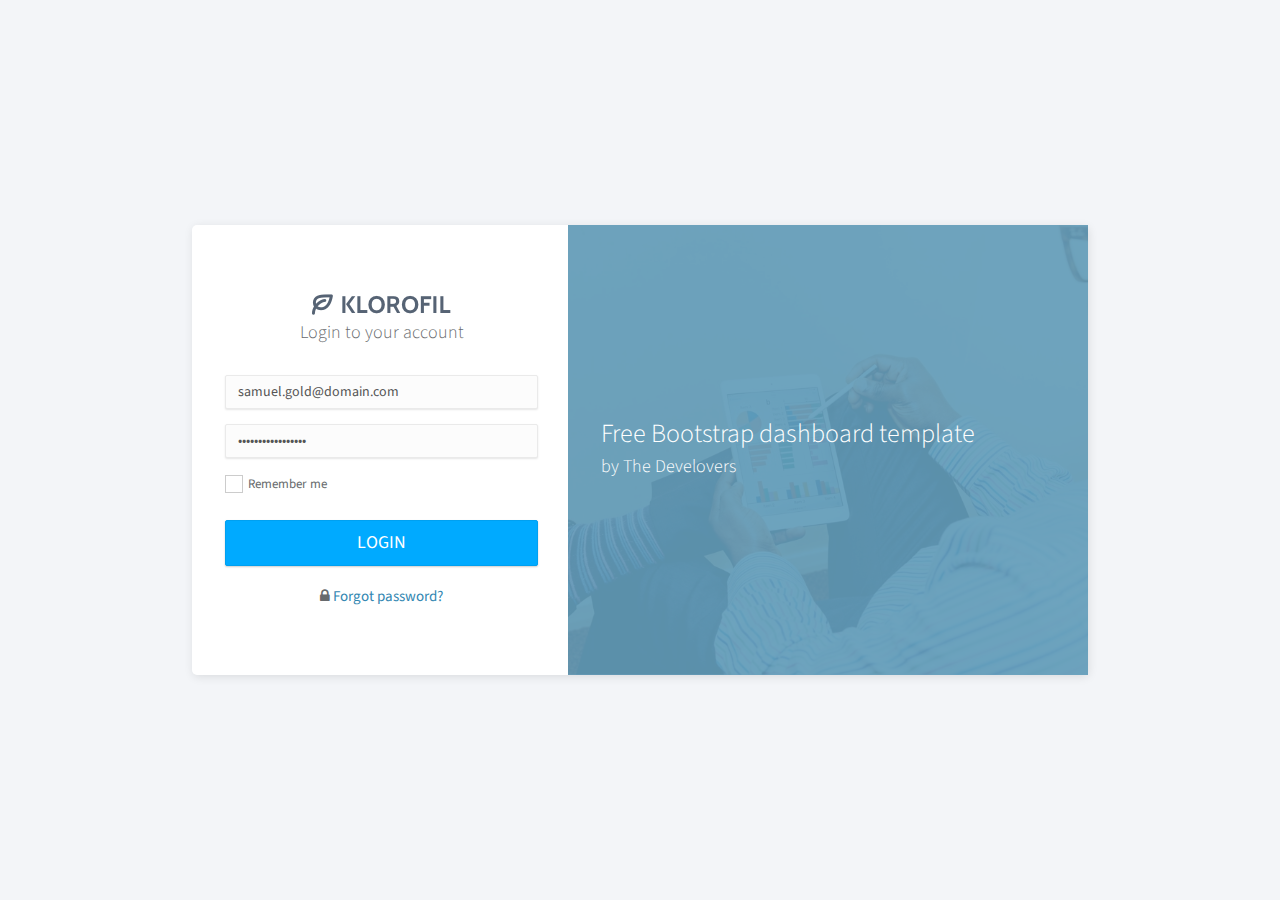
<file: template/page-login.html>
<!doctype html>
<html lang="en" class="fullscreen-bg">

<head>
	<title>Login | Klorofil - Free Bootstrap Dashboard Template</title>
	<meta charset="utf-8">
	<meta http-equiv="X-UA-Compatible" content="IE=edge,chrome=1">
	<meta name="viewport" content="width=device-width, initial-scale=1.0, maximum-scale=1.0, user-scalable=0">
	<!-- VENDOR CSS -->
	<link rel="stylesheet" href="assets/css/bootstrap.min.css">
	<link rel="stylesheet" href="assets/vendor/font-awesome/css/font-awesome.min.css">
	<link rel="stylesheet" href="assets/vendor/linearicons/style.css">
	<!-- MAIN CSS -->
	<link rel="stylesheet" href="assets/css/main.css">
	<!-- FOR DEMO PURPOSES ONLY. You should remove this in your project -->
	<link rel="stylesheet" href="assets/css/demo.css">
	<!-- GOOGLE FONTS -->
	<link href="https://fonts.googleapis.com/css?family=Source+Sans+Pro:300,400,600,700" rel="stylesheet">
	<!-- ICONS -->
	<link rel="apple-touch-icon" sizes="76x76" href="assets/img/apple-icon.png">
	<link rel="icon" type="image/png" sizes="96x96" href="assets/img/favicon.png">
</head>

<body>
	<!-- WRAPPER -->
	<div id="wrapper">
		<div class="vertical-align-wrap">
			<div class="vertical-align-middle">
				<div class="auth-box ">
					<div class="left">
						<div class="content">
							<div class="header">
								<div class="logo text-center"><img src="assets/img/logo-dark.png" alt="Klorofil Logo"></div>
								<p class="lead">Login to your account</p>
							</div>
							<form class="form-auth-small" action="index.php">
								<div class="form-group">
									<label for="signin-email" class="control-label sr-only">Email</label>
									<input type="email" class="form-control" id="signin-email" value="samuel.gold@domain.com" placeholder="Email">
								</div>
								<div class="form-group">
									<label for="signin-password" class="control-label sr-only">Password</label>
									<input type="password" class="form-control" id="signin-password" value="thisisthepassword" placeholder="Password">
								</div>
								<div class="form-group clearfix">
									<label class="fancy-checkbox element-left">
										<input type="checkbox">
										<span>Remember me</span>
									</label>
								</div>
								<button type="submit" class="btn btn-primary btn-lg btn-block">LOGIN</button>
								<div class="bottom">
									<span class="helper-text"><i class="fa fa-lock"></i> <a href="#">Forgot password?</a></span>
								</div>
							</form>
						</div>
					</div>
					<div class="right">
						<div class="overlay"></div>
						<div class="content text">
							<h1 class="heading">Free Bootstrap dashboard template</h1>
							<p>by The Develovers</p>
						</div>
					</div>
					<div class="clearfix"></div>
				</div>
			</div>
		</div>
	</div>
	<!-- END WRAPPER -->
</body>

</html>
</file>
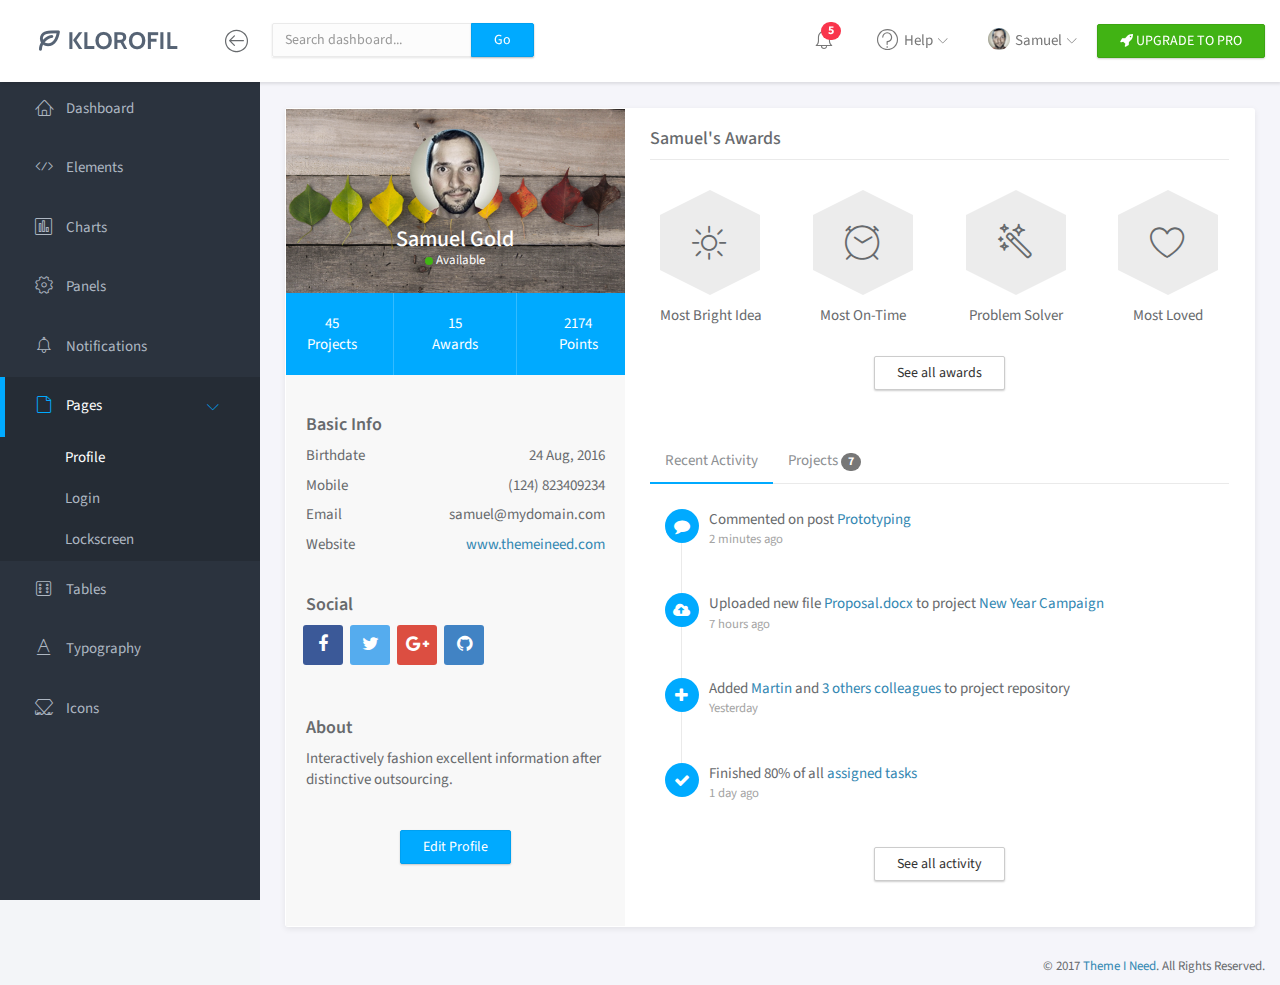
<file: template/page-profile.html>
<!doctype html>
<html lang="en">

<head>
	<title>Profile | Klorofil - Free Bootstrap Dashboard Template</title>
	<meta charset="utf-8">
	<meta http-equiv="X-UA-Compatible" content="IE=edge,chrome=1">
	<meta name="viewport" content="width=device-width, initial-scale=1.0, maximum-scale=1.0, user-scalable=0">
	<!-- VENDOR CSS -->
	<link rel="stylesheet" href="assets/vendor/bootstrap/css/bootstrap.min.css">
	<link rel="stylesheet" href="assets/vendor/font-awesome/css/font-awesome.min.css">
	<link rel="stylesheet" href="assets/vendor/linearicons/style.css">
	<!-- MAIN CSS -->
	<link rel="stylesheet" href="assets/css/main.css">
	<!-- FOR DEMO PURPOSES ONLY. You should remove this in your project -->
	<link rel="stylesheet" href="assets/css/demo.css">
	<!-- GOOGLE FONTS -->
	<link href="https://fonts.googleapis.com/css?family=Source+Sans+Pro:300,400,600,700" rel="stylesheet">
	<!-- ICONS -->
	<link rel="apple-touch-icon" sizes="76x76" href="assets/img/apple-icon.png">
	<link rel="icon" type="image/png" sizes="96x96" href="assets/img/favicon.png">
</head>

<body>
	<!-- WRAPPER -->
	<div id="wrapper">
		<!-- NAVBAR -->
		<nav class="navbar navbar-default navbar-fixed-top">
			<div class="brand">
				<a href="index.html"><img src="assets/img/logo-dark.png" alt="Klorofil Logo" class="img-responsive logo"></a>
			</div>
			<div class="container-fluid">
				<div class="navbar-btn">
					<button type="button" class="btn-toggle-fullwidth"><i class="lnr lnr-arrow-left-circle"></i></button>
				</div>
				<form class="navbar-form navbar-left">
					<div class="input-group">
						<input type="text" value="" class="form-control" placeholder="Search dashboard...">
						<span class="input-group-btn"><button type="button" class="btn btn-primary">Go</button></span>
					</div>
				</form>
				<div class="navbar-btn navbar-btn-right">
					<a class="btn btn-success update-pro" href="https://www.themeineed.com/downloads/klorofil-pro-bootstrap-admin-dashboard-template/?utm_source=klorofil&utm_medium=template&utm_campaign=KlorofilPro" title="Upgrade to Pro" target="_blank"><i class="fa fa-rocket"></i> <span>UPGRADE TO PRO</span></a>
				</div>
				<div id="navbar-menu">
					<ul class="nav navbar-nav navbar-right">
						<li class="dropdown">
							<a href="#" class="dropdown-toggle icon-menu" data-toggle="dropdown">
								<i class="lnr lnr-alarm"></i>
								<span class="badge bg-danger">5</span>
							</a>
							<ul class="dropdown-menu notifications">
								<li><a href="#" class="notification-item"><span class="dot bg-warning"></span>System space is almost full</a></li>
								<li><a href="#" class="notification-item"><span class="dot bg-danger"></span>You have 9 unfinished tasks</a></li>
								<li><a href="#" class="notification-item"><span class="dot bg-success"></span>Monthly report is available</a></li>
								<li><a href="#" class="notification-item"><span class="dot bg-warning"></span>Weekly meeting in 1 hour</a></li>
								<li><a href="#" class="notification-item"><span class="dot bg-success"></span>Your request has been approved</a></li>
								<li><a href="#" class="more">See all notifications</a></li>
							</ul>
						</li>
						<li class="dropdown">
							<a href="#" class="dropdown-toggle" data-toggle="dropdown"><i class="lnr lnr-question-circle"></i> <span>Help</span> <i class="icon-submenu lnr lnr-chevron-down"></i></a>
							<ul class="dropdown-menu">
								<li><a href="#">Basic Use</a></li>
								<li><a href="#">Working With Data</a></li>
								<li><a href="#">Security</a></li>
								<li><a href="#">Troubleshooting</a></li>
							</ul>
						</li>
						<li class="dropdown">
							<a href="#" class="dropdown-toggle" data-toggle="dropdown"><img src="assets/img/user.png" class="img-circle" alt="Avatar"> <span>Samuel</span> <i class="icon-submenu lnr lnr-chevron-down"></i></a>
							<ul class="dropdown-menu">
								<li><a href="#"><i class="lnr lnr-user"></i> <span>My Profile</span></a></li>
								<li><a href="#"><i class="lnr lnr-envelope"></i> <span>Message</span></a></li>
								<li><a href="#"><i class="lnr lnr-cog"></i> <span>Settings</span></a></li>
								<li><a href="#"><i class="lnr lnr-exit"></i> <span>Logout</span></a></li>
							</ul>
						</li>
						<!-- <li>
							<a class="update-pro" href="https://www.themeineed.com/downloads/klorofil-pro-bootstrap-admin-dashboard-template/?utm_source=klorofil&utm_medium=template&utm_campaign=KlorofilPro" title="Upgrade to Pro" target="_blank"><i class="fa fa-rocket"></i> <span>UPGRADE TO PRO</span></a>
						</li> -->
					</ul>
				</div>
			</div>
		</nav>
		<!-- END NAVBAR -->
		<!-- LEFT SIDEBAR -->
		<div id="sidebar-nav" class="sidebar">
			<div class="sidebar-scroll">
				<nav>
					<ul class="nav">
						<li><a href="index.html" class=""><i class="lnr lnr-home"></i> <span>Dashboard</span></a></li>
						<li><a href="elements.html" class=""><i class="lnr lnr-code"></i> <span>Elements</span></a></li>
						<li><a href="charts.html" class=""><i class="lnr lnr-chart-bars"></i> <span>Charts</span></a></li>
						<li><a href="panels.html" class=""><i class="lnr lnr-cog"></i> <span>Panels</span></a></li>
						<li><a href="notifications.html" class=""><i class="lnr lnr-alarm"></i> <span>Notifications</span></a></li>
						<li>
							<a href="#subPages" data-toggle="collapse" class="active"><i class="lnr lnr-file-empty"></i> <span>Pages</span> <i class="icon-submenu lnr lnr-chevron-left"></i></a>
							<div id="subPages" class="collapse in">
								<ul class="nav">
									<li><a href="page-profile.html" class="active">Profile</a></li>
									<li><a href="page-login.html" class="">Login</a></li>
									<li><a href="page-lockscreen.html" class="">Lockscreen</a></li>
								</ul>
							</div>
						</li>
						<li><a href="tables.html" class=""><i class="lnr lnr-dice"></i> <span>Tables</span></a></li>
						<li><a href="typography.html" class=""><i class="lnr lnr-text-format"></i> <span>Typography</span></a></li>
						<li><a href="icons.html" class=""><i class="lnr lnr-linearicons"></i> <span>Icons</span></a></li>
					</ul>
				</nav>
			</div>
		</div>
		<!-- END LEFT SIDEBAR -->
		<!-- MAIN -->
		<div class="main">
			<!-- MAIN CONTENT -->
			<div class="main-content">
				<div class="container-fluid">
					<div class="panel panel-profile">
						<div class="clearfix">
							<!-- LEFT COLUMN -->
							<div class="profile-left">
								<!-- PROFILE HEADER -->
								<div class="profile-header">
									<div class="overlay"></div>
									<div class="profile-main">
										<img src="assets/img/user-medium.png" class="img-circle" alt="Avatar">
										<h3 class="name">Samuel Gold</h3>
										<span class="online-status status-available">Available</span>
									</div>
									<div class="profile-stat">
										<div class="row">
											<div class="col-md-4 stat-item">
												45 <span>Projects</span>
											</div>
											<div class="col-md-4 stat-item">
												15 <span>Awards</span>
											</div>
											<div class="col-md-4 stat-item">
												2174 <span>Points</span>
											</div>
										</div>
									</div>
								</div>
								<!-- END PROFILE HEADER -->
								<!-- PROFILE DETAIL -->
								<div class="profile-detail">
									<div class="profile-info">
										<h4 class="heading">Basic Info</h4>
										<ul class="list-unstyled list-justify">
											<li>Birthdate <span>24 Aug, 2016</span></li>
											<li>Mobile <span>(124) 823409234</span></li>
											<li>Email <span>samuel@mydomain.com</span></li>
											<li>Website <span><a href="https://www.themeineed.com">www.themeineed.com</a></span></li>
										</ul>
									</div>
									<div class="profile-info">
										<h4 class="heading">Social</h4>
										<ul class="list-inline social-icons">
											<li><a href="#" class="facebook-bg"><i class="fa fa-facebook"></i></a></li>
											<li><a href="#" class="twitter-bg"><i class="fa fa-twitter"></i></a></li>
											<li><a href="#" class="google-plus-bg"><i class="fa fa-google-plus"></i></a></li>
											<li><a href="#" class="github-bg"><i class="fa fa-github"></i></a></li>
										</ul>
									</div>
									<div class="profile-info">
										<h4 class="heading">About</h4>
										<p>Interactively fashion excellent information after distinctive outsourcing.</p>
									</div>
									<div class="text-center"><a href="#" class="btn btn-primary">Edit Profile</a></div>
								</div>
								<!-- END PROFILE DETAIL -->
							</div>
							<!-- END LEFT COLUMN -->
							<!-- RIGHT COLUMN -->
							<div class="profile-right">
								<h4 class="heading">Samuel's Awards</h4>
								<!-- AWARDS -->
								<div class="awards">
									<div class="row">
										<div class="col-md-3 col-sm-6">
											<div class="award-item">
												<div class="hexagon">
													<span class="lnr lnr-sun award-icon"></span>
												</div>
												<span>Most Bright Idea</span>
											</div>
										</div>
										<div class="col-md-3 col-sm-6">
											<div class="award-item">
												<div class="hexagon">
													<span class="lnr lnr-clock award-icon"></span>
												</div>
												<span>Most On-Time</span>
											</div>
										</div>
										<div class="col-md-3 col-sm-6">
											<div class="award-item">
												<div class="hexagon">
													<span class="lnr lnr-magic-wand award-icon"></span>
												</div>
												<span>Problem Solver</span>
											</div>
										</div>
										<div class="col-md-3 col-sm-6">
											<div class="award-item">
												<div class="hexagon">
													<span class="lnr lnr-heart award-icon"></span>
												</div>
												<span>Most Loved</span>
											</div>
										</div>
									</div>
									<div class="text-center"><a href="#" class="btn btn-default">See all awards</a></div>
								</div>
								<!-- END AWARDS -->
								<!-- TABBED CONTENT -->
								<div class="custom-tabs-line tabs-line-bottom left-aligned">
									<ul class="nav" role="tablist">
										<li class="active"><a href="#tab-bottom-left1" role="tab" data-toggle="tab">Recent Activity</a></li>
										<li><a href="#tab-bottom-left2" role="tab" data-toggle="tab">Projects <span class="badge">7</span></a></li>
									</ul>
								</div>
								<div class="tab-content">
									<div class="tab-pane fade in active" id="tab-bottom-left1">
										<ul class="list-unstyled activity-timeline">
											<li>
												<i class="fa fa-comment activity-icon"></i>
												<p>Commented on post <a href="#">Prototyping</a> <span class="timestamp">2 minutes ago</span></p>
											</li>
											<li>
												<i class="fa fa-cloud-upload activity-icon"></i>
												<p>Uploaded new file <a href="#">Proposal.docx</a> to project <a href="#">New Year Campaign</a> <span class="timestamp">7 hours ago</span></p>
											</li>
											<li>
												<i class="fa fa-plus activity-icon"></i>
												<p>Added <a href="#">Martin</a> and <a href="#">3 others colleagues</a> to project repository <span class="timestamp">Yesterday</span></p>
											</li>
											<li>
												<i class="fa fa-check activity-icon"></i>
												<p>Finished 80% of all <a href="#">assigned tasks</a> <span class="timestamp">1 day ago</span></p>
											</li>
										</ul>
										<div class="margin-top-30 text-center"><a href="#" class="btn btn-default">See all activity</a></div>
									</div>
									<div class="tab-pane fade" id="tab-bottom-left2">
										<div class="table-responsive">
											<table class="table project-table">
												<thead>
													<tr>
														<th>Title</th>
														<th>Progress</th>
														<th>Leader</th>
														<th>Status</th>
													</tr>
												</thead>
												<tbody>
													<tr>
														<td><a href="#">Spot Media</a></td>
														<td>
															<div class="progress">
																<div class="progress-bar" role="progressbar" aria-valuenow="60" aria-valuemin="0" aria-valuemax="100" style="width: 60%;">
																	<span>60% Complete</span>
																</div>
															</div>
														</td>
														<td><img src="assets/img/user2.png" alt="Avatar" class="avatar img-circle"> <a href="#">Michael</a></td>
														<td><span class="label label-success">ACTIVE</span></td>
													</tr>
													<tr>
														<td><a href="#">E-Commerce Site</a></td>
														<td>
															<div class="progress">
																<div class="progress-bar" role="progressbar" aria-valuenow="33" aria-valuemin="0" aria-valuemax="100" style="width: 33%;">
																	<span>33% Complete</span>
																</div>
															</div>
														</td>
														<td><img src="assets/img/user1.png" alt="Avatar" class="avatar img-circle"> <a href="#">Antonius</a></td>
														<td><span class="label label-warning">PENDING</span></td>
													</tr>
													<tr>
														<td><a href="#">Project 123GO</a></td>
														<td>
															<div class="progress">
																<div class="progress-bar" role="progressbar" aria-valuenow="68" aria-valuemin="0" aria-valuemax="100" style="width: 68%;">
																	<span>68% Complete</span>
																</div>
															</div>
														</td>
														<td><img src="assets/img/user1.png" alt="Avatar" class="avatar img-circle"> <a href="#">Antonius</a></td>
														<td><span class="label label-success">ACTIVE</span></td>
													</tr>
													<tr>
														<td><a href="#">Wordpress Theme</a></td>
														<td>
															<div class="progress">
																<div class="progress-bar" role="progressbar" aria-valuenow="75" aria-valuemin="0" aria-valuemax="100" style="width: 75%;">
																	<span>75%</span>
																</div>
															</div>
														</td>
														<td><img src="assets/img/user2.png" alt="Avatar" class="avatar img-circle"> <a href="#">Michael</a></td>
														<td><span class="label label-success">ACTIVE</span></td>
													</tr>
													<tr>
														<td><a href="#">Project 123GO</a></td>
														<td>
															<div class="progress">
																<div class="progress-bar progress-bar-success" role="progressbar" aria-valuenow="100" aria-valuemin="0" aria-valuemax="100" style="width: 100%;">
																	<span>100%</span>
																</div>
															</div>
														</td>
														<td><img src="assets/img/user1.png" alt="Avatar" class="avatar img-circle" /> <a href="#">Antonius</a></td>
														<td><span class="label label-default">CLOSED</span></td>
													</tr>
													<tr>
														<td><a href="#">Redesign Landing Page</a></td>
														<td>
															<div class="progress">
																<div class="progress-bar progress-bar-success" role="progressbar" aria-valuenow="100" aria-valuemin="0" aria-valuemax="100" style="width: 100%;">
																	<span>100%</span>
																</div>
															</div>
														</td>
														<td><img src="assets/img/user5.png" alt="Avatar" class="avatar img-circle" /> <a href="#">Jason</a></td>
														<td><span class="label label-default">CLOSED</span></td>
													</tr>
												</tbody>
											</table>
										</div>
									</div>
								</div>
								<!-- END TABBED CONTENT -->
							</div>
							<!-- END RIGHT COLUMN -->
						</div>
					</div>
				</div>
			</div>
			<!-- END MAIN CONTENT -->
		</div>
		<!-- END MAIN -->
		<div class="clearfix"></div>
		<footer>
			<div class="container-fluid">
				<p class="copyright">&copy; 2017 <a href="https://www.themeineed.com" target="_blank">Theme I Need</a>. All Rights Reserved.</p>
			</div>
		</footer>
	</div>
	<!-- END WRAPPER -->
	<!-- Javascript -->
	<script src="assets/vendor/jquery/jquery.min.js"></script>
	<script src="assets/vendor/bootstrap/js/bootstrap.min.js"></script>
	<script src="assets/vendor/jquery-slimscroll/jquery.slimscroll.min.js"></script>
	<script src="assets/scripts/klorofil-common.js"></script>
</body>

</html>
</file>
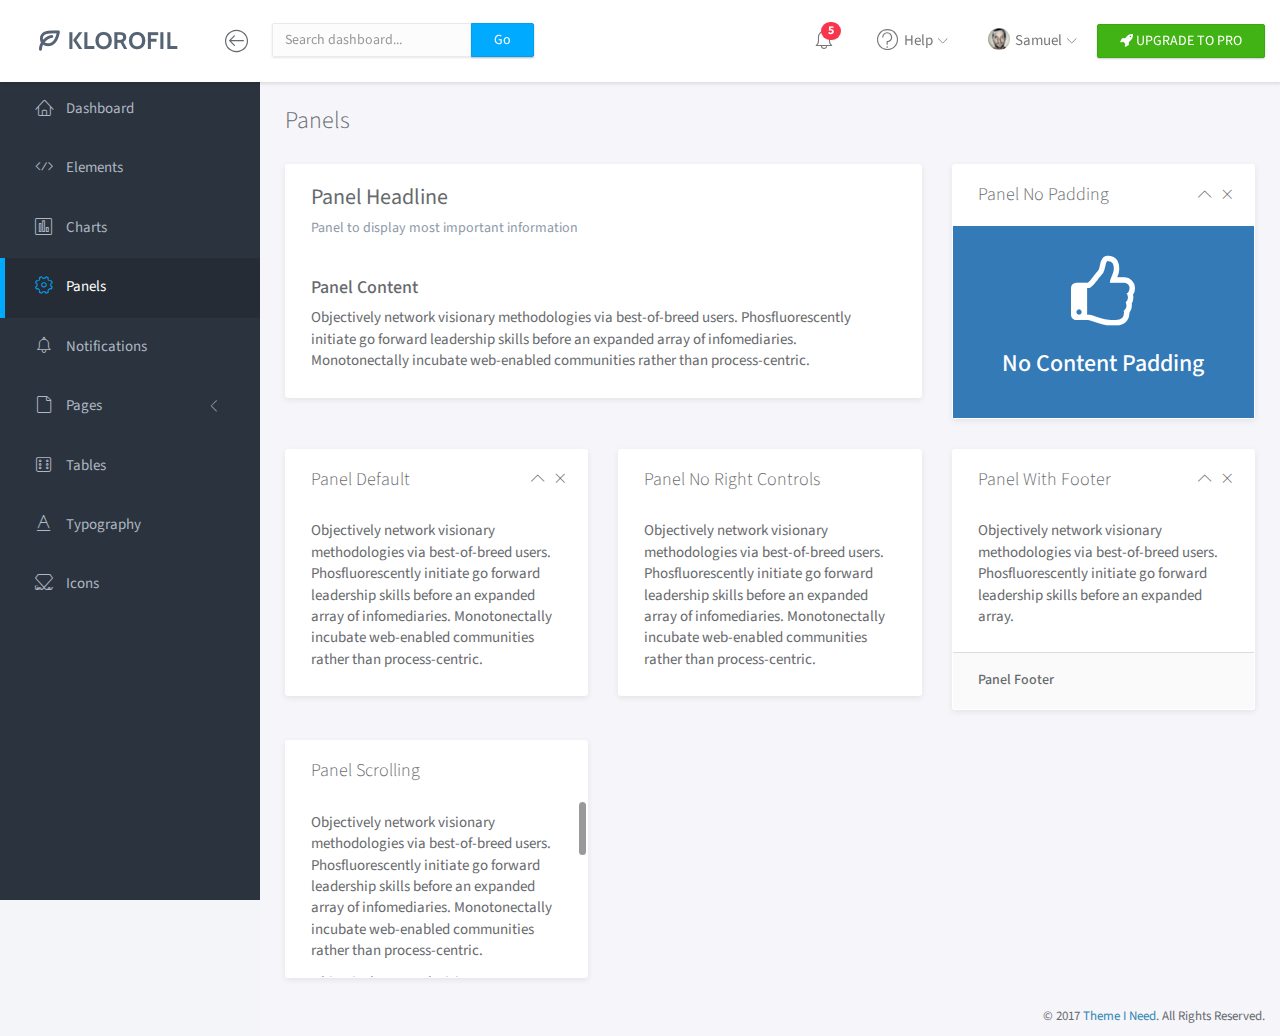
<file: template/panels.html>
<!doctype html>
<html lang="en">

<head>
	<title>Panels | Klorofil - Free Bootstrap Dashboard Template</title>
	<meta charset="utf-8">
	<meta http-equiv="X-UA-Compatible" content="IE=edge,chrome=1">
	<meta name="viewport" content="width=device-width, initial-scale=1.0, maximum-scale=1.0, user-scalable=0">
	<!-- VENDOR CSS -->
	<link rel="stylesheet" href="assets/vendor/bootstrap/css/bootstrap.min.css">
	<link rel="stylesheet" href="assets/vendor/font-awesome/css/font-awesome.min.css">
	<link rel="stylesheet" href="assets/vendor/linearicons/style.css">
	<!-- MAIN CSS -->
	<link rel="stylesheet" href="assets/css/main.css">
	<!-- FOR DEMO PURPOSES ONLY. You should remove this in your project -->
	<link rel="stylesheet" href="assets/css/demo.css">
	<!-- GOOGLE FONTS -->
	<link href="https://fonts.googleapis.com/css?family=Source+Sans+Pro:300,400,600,700" rel="stylesheet">
	<!-- ICONS -->
	<link rel="apple-touch-icon" sizes="76x76" href="assets/img/apple-icon.png">
	<link rel="icon" type="image/png" sizes="96x96" href="assets/img/favicon.png">
</head>

<body>
	<!-- WRAPPER -->
	<div id="wrapper">
		<!-- NAVBAR -->
		<nav class="navbar navbar-default navbar-fixed-top">
			<div class="brand">
				<a href="index.html"><img src="assets/img/logo-dark.png" alt="Klorofil Logo" class="img-responsive logo"></a>
			</div>
			<div class="container-fluid">
				<div class="navbar-btn">
					<button type="button" class="btn-toggle-fullwidth"><i class="lnr lnr-arrow-left-circle"></i></button>
				</div>
				<form class="navbar-form navbar-left">
					<div class="input-group">
						<input type="text" value="" class="form-control" placeholder="Search dashboard...">
						<span class="input-group-btn"><button type="button" class="btn btn-primary">Go</button></span>
					</div>
				</form>
				<div class="navbar-btn navbar-btn-right">
					<a class="btn btn-success update-pro" href="https://www.themeineed.com/downloads/klorofil-pro-bootstrap-admin-dashboard-template/?utm_source=klorofil&utm_medium=template&utm_campaign=KlorofilPro" title="Upgrade to Pro" target="_blank"><i class="fa fa-rocket"></i> <span>UPGRADE TO PRO</span></a>
				</div>
				<div id="navbar-menu">
					<ul class="nav navbar-nav navbar-right">
						<li class="dropdown">
							<a href="#" class="dropdown-toggle icon-menu" data-toggle="dropdown">
								<i class="lnr lnr-alarm"></i>
								<span class="badge bg-danger">5</span>
							</a>
							<ul class="dropdown-menu notifications">
								<li><a href="#" class="notification-item"><span class="dot bg-warning"></span>System space is almost full</a></li>
								<li><a href="#" class="notification-item"><span class="dot bg-danger"></span>You have 9 unfinished tasks</a></li>
								<li><a href="#" class="notification-item"><span class="dot bg-success"></span>Monthly report is available</a></li>
								<li><a href="#" class="notification-item"><span class="dot bg-warning"></span>Weekly meeting in 1 hour</a></li>
								<li><a href="#" class="notification-item"><span class="dot bg-success"></span>Your request has been approved</a></li>
								<li><a href="#" class="more">See all notifications</a></li>
							</ul>
						</li>
						<li class="dropdown">
							<a href="#" class="dropdown-toggle" data-toggle="dropdown"><i class="lnr lnr-question-circle"></i> <span>Help</span> <i class="icon-submenu lnr lnr-chevron-down"></i></a>
							<ul class="dropdown-menu">
								<li><a href="#">Basic Use</a></li>
								<li><a href="#">Working With Data</a></li>
								<li><a href="#">Security</a></li>
								<li><a href="#">Troubleshooting</a></li>
							</ul>
						</li>
						<li class="dropdown">
							<a href="#" class="dropdown-toggle" data-toggle="dropdown"><img src="assets/img/user.png" class="img-circle" alt="Avatar"> <span>Samuel</span> <i class="icon-submenu lnr lnr-chevron-down"></i></a>
							<ul class="dropdown-menu">
								<li><a href="#"><i class="lnr lnr-user"></i> <span>My Profile</span></a></li>
								<li><a href="#"><i class="lnr lnr-envelope"></i> <span>Message</span></a></li>
								<li><a href="#"><i class="lnr lnr-cog"></i> <span>Settings</span></a></li>
								<li><a href="#"><i class="lnr lnr-exit"></i> <span>Logout</span></a></li>
							</ul>
						</li>
						<!-- <li>
							<a class="update-pro" href="https://www.themeineed.com/downloads/klorofil-pro-bootstrap-admin-dashboard-template/?utm_source=klorofil&utm_medium=template&utm_campaign=KlorofilPro" title="Upgrade to Pro" target="_blank"><i class="fa fa-rocket"></i> <span>UPGRADE TO PRO</span></a>
						</li> -->
					</ul>
				</div>
			</div>
		</nav>
		<!-- END NAVBAR -->
		<!-- LEFT SIDEBAR -->
		<div id="sidebar-nav" class="sidebar">
			<div class="sidebar-scroll">
				<nav>
					<ul class="nav">
						<li><a href="index.html" class=""><i class="lnr lnr-home"></i> <span>Dashboard</span></a></li>
						<li><a href="elements.html" class=""><i class="lnr lnr-code"></i> <span>Elements</span></a></li>
						<li><a href="charts.html" class=""><i class="lnr lnr-chart-bars"></i> <span>Charts</span></a></li>
						<li><a href="panels.html" class="active"><i class="lnr lnr-cog"></i> <span>Panels</span></a></li>
						<li><a href="notifications.html" class=""><i class="lnr lnr-alarm"></i> <span>Notifications</span></a></li>
						<li>
							<a href="#subPages" data-toggle="collapse" class="collapsed"><i class="lnr lnr-file-empty"></i> <span>Pages</span> <i class="icon-submenu lnr lnr-chevron-left"></i></a>
							<div id="subPages" class="collapse ">
								<ul class="nav">
									<li><a href="page-profile.html" class="">Profile</a></li>
									<li><a href="page-login.html" class="">Login</a></li>
									<li><a href="page-lockscreen.html" class="">Lockscreen</a></li>
								</ul>
							</div>
						</li>
						<li><a href="tables.html" class=""><i class="lnr lnr-dice"></i> <span>Tables</span></a></li>
						<li><a href="typography.html" class=""><i class="lnr lnr-text-format"></i> <span>Typography</span></a></li>
						<li><a href="icons.html" class=""><i class="lnr lnr-linearicons"></i> <span>Icons</span></a></li>
					</ul>
				</nav>
			</div>
		</div>
		<!-- END LEFT SIDEBAR -->
		<!-- MAIN -->
		<div class="main">
			<!-- MAIN CONTENT -->
			<div class="main-content">
				<div class="container-fluid">
					<h3 class="page-title">Panels</h3>
					<div class="row">
						<div class="col-md-8">
							<!-- PANEL HEADLINE -->
							<div class="panel panel-headline">
								<div class="panel-heading">
									<h3 class="panel-title">Panel Headline</h3>
									<p class="panel-subtitle">Panel to display most important information</p>
								</div>
								<div class="panel-body">
									<h4>Panel Content</h4>
									<p>Objectively network visionary methodologies via best-of-breed users. Phosfluorescently initiate go forward leadership skills before an expanded array of infomediaries. Monotonectally incubate web-enabled communities rather than process-centric.</p>
								</div>
							</div>
							<!-- END PANEL HEADLINE -->
						</div>
						<div class="col-md-4">
							<!-- PANEL NO PADDING -->
							<div class="panel">
								<div class="panel-heading">
									<h3 class="panel-title">Panel No Padding</h3>
									<div class="right">
										<button type="button" class="btn-toggle-collapse"><i class="lnr lnr-chevron-up"></i></button>
										<button type="button" class="btn-remove"><i class="lnr lnr-cross"></i></button>
									</div>
								</div>
								<div class="panel-body no-padding bg-primary text-center">
									<div class="padding-top-30 padding-bottom-30">
										<i class="fa fa-thumbs-o-up fa-5x"></i>
										<h3>No Content Padding</h3>
									</div>
								</div>
							</div>
							<!-- END PANEL NO PADDING -->
						</div>
					</div>
					<div class="row">
						<div class="col-md-4">
							<!-- PANEL DEFAULT -->
							<div class="panel">
								<div class="panel-heading">
									<h3 class="panel-title">Panel Default</h3>
									<div class="right">
										<button type="button" class="btn-toggle-collapse"><i class="lnr lnr-chevron-up"></i></button>
										<button type="button" class="btn-remove"><i class="lnr lnr-cross"></i></button>
									</div>
								</div>
								<div class="panel-body">
									<p>Objectively network visionary methodologies via best-of-breed users. Phosfluorescently initiate go forward leadership skills before an expanded array of infomediaries. Monotonectally incubate web-enabled communities rather than process-centric.</p>
								</div>
							</div>
							<!-- END PANEL DEFAULT -->
						</div>
						<div class="col-md-4">
							<!-- PANEL NO CONTROLS -->
							<div class="panel">
								<div class="panel-heading">
									<h3 class="panel-title">Panel No Right Controls</h3>
								</div>
								<div class="panel-body">
									<p>Objectively network visionary methodologies via best-of-breed users. Phosfluorescently initiate go forward leadership skills before an expanded array of infomediaries. Monotonectally incubate web-enabled communities rather than process-centric.</p>
								</div>
							</div>
							<!-- END PANEL NO CONTROLS -->
						</div>
						<div class="col-md-4">
							<!-- PANEL WITH FOOTER -->
							<div class="panel">
								<div class="panel-heading">
									<h3 class="panel-title">Panel With Footer</h3>
									<div class="right">
										<button type="button" class="btn-toggle-collapse"><i class="lnr lnr-chevron-up"></i></button>
										<button type="button" class="btn-remove"><i class="lnr lnr-cross"></i></button>
									</div>
								</div>
								<div class="panel-body">
									<p>Objectively network visionary methodologies via best-of-breed users. Phosfluorescently initiate go forward leadership skills before an expanded array.</p>
								</div>
								<div class="panel-footer">
									<h5>Panel Footer</h5>
								</div>
							</div>
							<!-- END PANEL WITH FOOTER -->
						</div>
					</div>
					<div class="row">
						<div class="col-md-4">
							<!-- PANEL SCROLLING -->
							<div id="panel-scrolling-demo" class="panel">
								<div class="panel-heading">
									<h3 class="panel-title">Panel Scrolling</h3>
								</div>
								<div class="panel-body">
									<p>Objectively network visionary methodologies via best-of-breed users. Phosfluorescently initiate go forward leadership skills before an expanded array of infomediaries. Monotonectally incubate web-enabled communities rather than process-centric.</p>
									<p>Objectively network visionary methodologies via best-of-breed users. Phosfluorescently initiate go forward leadership skills before an expanded array of infomediaries. Monotonectally incubate web-enabled communities rather than process-centric.</p>
									<p>Objectively network visionary methodologies via best-of-breed users. Phosfluorescently initiate go forward leadership skills before an expanded array of infomediaries. Monotonectally incubate web-enabled communities rather than process-centric.</p>
								</div>
							</div>
							<!-- END PANEL SCROLLING -->
						</div>
					</div>
				</div>
			</div>
			<!-- END MAIN CONTENT -->
		</div>
		<!-- END MAIN -->
		<div class="clearfix"></div>
		<footer>
			<div class="container-fluid">
				<p class="copyright">&copy; 2017 <a href="https://www.themeineed.com" target="_blank">Theme I Need</a>. All Rights Reserved.</p>
			</div>
		</footer>
	</div>
	<!-- END WRAPPER -->
	<!-- Javascript -->
	<script src="assets/vendor/jquery/jquery.min.js"></script>
	<script src="assets/vendor/bootstrap/js/bootstrap.min.js"></script>
	<script src="assets/vendor/jquery-slimscroll/jquery.slimscroll.min.js"></script>
	<script src="assets/scripts/klorofil-common.js"></script>
</body>

</html>
</file>
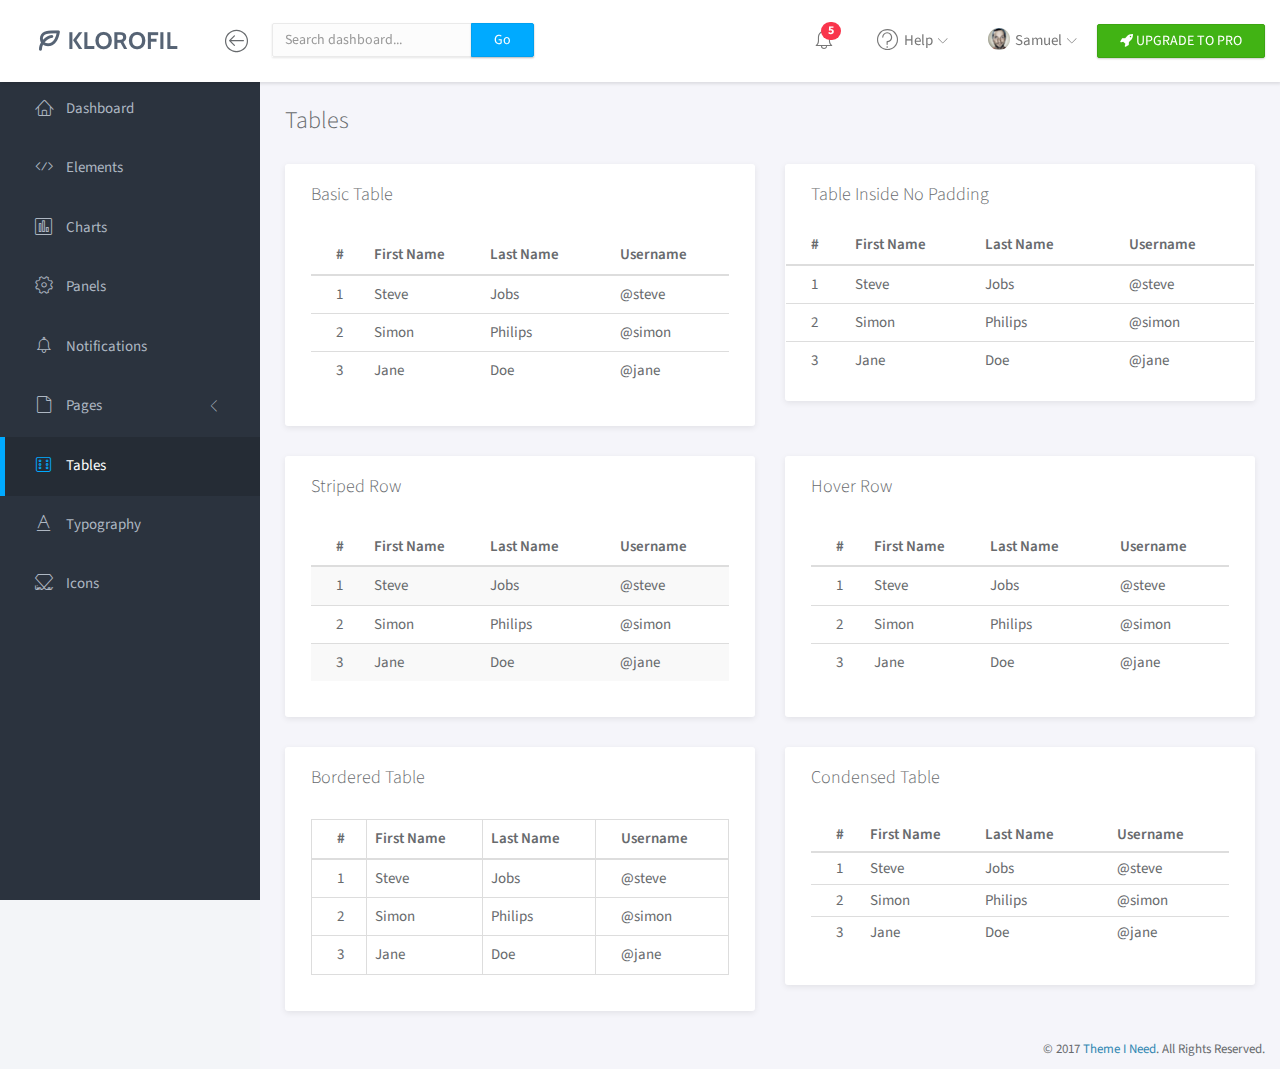
<file: template/tables.html>
<!doctype html>
<html lang="en">

<head>
	<title>Tables | Klorofil - Free Bootstrap Dashboard Template</title>
	<meta charset="utf-8">
	<meta http-equiv="X-UA-Compatible" content="IE=edge,chrome=1">
	<meta name="viewport" content="width=device-width, initial-scale=1.0, maximum-scale=1.0, user-scalable=0">
	<!-- VENDOR CSS -->
	<link rel="stylesheet" href="assets/vendor/bootstrap/css/bootstrap.min.css">
	<link rel="stylesheet" href="assets/vendor/font-awesome/css/font-awesome.min.css">
	<link rel="stylesheet" href="assets/vendor/linearicons/style.css">
	<!-- MAIN CSS -->
	<link rel="stylesheet" href="assets/css/main.css">
	<!-- FOR DEMO PURPOSES ONLY. You should remove this in your project -->
	<link rel="stylesheet" href="assets/css/demo.css">
	<!-- GOOGLE FONTS -->
	<link href="https://fonts.googleapis.com/css?family=Source+Sans+Pro:300,400,600,700" rel="stylesheet">
	<!-- ICONS -->
	<link rel="apple-touch-icon" sizes="76x76" href="assets/img/apple-icon.png">
	<link rel="icon" type="image/png" sizes="96x96" href="assets/img/favicon.png">
</head>

<body>
	<!-- WRAPPER -->
	<div id="wrapper">
		<!-- NAVBAR -->
		<nav class="navbar navbar-default navbar-fixed-top">
			<div class="brand">
				<a href="index.html"><img src="assets/img/logo-dark.png" alt="Klorofil Logo" class="img-responsive logo"></a>
			</div>
			<div class="container-fluid">
				<div class="navbar-btn">
					<button type="button" class="btn-toggle-fullwidth"><i class="lnr lnr-arrow-left-circle"></i></button>
				</div>
				<form class="navbar-form navbar-left">
					<div class="input-group">
						<input type="text" value="" class="form-control" placeholder="Search dashboard...">
						<span class="input-group-btn"><button type="button" class="btn btn-primary">Go</button></span>
					</div>
				</form>
				<div class="navbar-btn navbar-btn-right">
					<a class="btn btn-success update-pro" href="https://www.themeineed.com/downloads/klorofil-pro-bootstrap-admin-dashboard-template/?utm_source=klorofil&utm_medium=template&utm_campaign=KlorofilPro" title="Upgrade to Pro" target="_blank"><i class="fa fa-rocket"></i> <span>UPGRADE TO PRO</span></a>
				</div>
				<div id="navbar-menu">
					<ul class="nav navbar-nav navbar-right">
						<li class="dropdown">
							<a href="#" class="dropdown-toggle icon-menu" data-toggle="dropdown">
								<i class="lnr lnr-alarm"></i>
								<span class="badge bg-danger">5</span>
							</a>
							<ul class="dropdown-menu notifications">
								<li><a href="#" class="notification-item"><span class="dot bg-warning"></span>System space is almost full</a></li>
								<li><a href="#" class="notification-item"><span class="dot bg-danger"></span>You have 9 unfinished tasks</a></li>
								<li><a href="#" class="notification-item"><span class="dot bg-success"></span>Monthly report is available</a></li>
								<li><a href="#" class="notification-item"><span class="dot bg-warning"></span>Weekly meeting in 1 hour</a></li>
								<li><a href="#" class="notification-item"><span class="dot bg-success"></span>Your request has been approved</a></li>
								<li><a href="#" class="more">See all notifications</a></li>
							</ul>
						</li>
						<li class="dropdown">
							<a href="#" class="dropdown-toggle" data-toggle="dropdown"><i class="lnr lnr-question-circle"></i> <span>Help</span> <i class="icon-submenu lnr lnr-chevron-down"></i></a>
							<ul class="dropdown-menu">
								<li><a href="#">Basic Use</a></li>
								<li><a href="#">Working With Data</a></li>
								<li><a href="#">Security</a></li>
								<li><a href="#">Troubleshooting</a></li>
							</ul>
						</li>
						<li class="dropdown">
							<a href="#" class="dropdown-toggle" data-toggle="dropdown"><img src="assets/img/user.png" class="img-circle" alt="Avatar"> <span>Samuel</span> <i class="icon-submenu lnr lnr-chevron-down"></i></a>
							<ul class="dropdown-menu">
								<li><a href="#"><i class="lnr lnr-user"></i> <span>My Profile</span></a></li>
								<li><a href="#"><i class="lnr lnr-envelope"></i> <span>Message</span></a></li>
								<li><a href="#"><i class="lnr lnr-cog"></i> <span>Settings</span></a></li>
								<li><a href="#"><i class="lnr lnr-exit"></i> <span>Logout</span></a></li>
							</ul>
						</li>
						<!-- <li>
							<a class="update-pro" href="https://www.themeineed.com/downloads/klorofil-pro-bootstrap-admin-dashboard-template/?utm_source=klorofil&utm_medium=template&utm_campaign=KlorofilPro" title="Upgrade to Pro" target="_blank"><i class="fa fa-rocket"></i> <span>UPGRADE TO PRO</span></a>
						</li> -->
					</ul>
				</div>
			</div>
		</nav>
		<!-- END NAVBAR -->
		<!-- LEFT SIDEBAR -->
		<div id="sidebar-nav" class="sidebar">
			<div class="sidebar-scroll">
				<nav>
					<ul class="nav">
						<li><a href="index.html" class=""><i class="lnr lnr-home"></i> <span>Dashboard</span></a></li>
						<li><a href="elements.html" class=""><i class="lnr lnr-code"></i> <span>Elements</span></a></li>
						<li><a href="charts.html" class=""><i class="lnr lnr-chart-bars"></i> <span>Charts</span></a></li>
						<li><a href="panels.html" class=""><i class="lnr lnr-cog"></i> <span>Panels</span></a></li>
						<li><a href="notifications.html" class=""><i class="lnr lnr-alarm"></i> <span>Notifications</span></a></li>
						<li>
							<a href="#subPages" data-toggle="collapse" class="collapsed"><i class="lnr lnr-file-empty"></i> <span>Pages</span> <i class="icon-submenu lnr lnr-chevron-left"></i></a>
							<div id="subPages" class="collapse ">
								<ul class="nav">
									<li><a href="page-profile.html" class="">Profile</a></li>
									<li><a href="page-login.html" class="">Login</a></li>
									<li><a href="page-lockscreen.html" class="">Lockscreen</a></li>
								</ul>
							</div>
						</li>
						<li><a href="tables.html" class="active"><i class="lnr lnr-dice"></i> <span>Tables</span></a></li>
						<li><a href="typography.html" class=""><i class="lnr lnr-text-format"></i> <span>Typography</span></a></li>
						<li><a href="icons.html" class=""><i class="lnr lnr-linearicons"></i> <span>Icons</span></a></li>
					</ul>
				</nav>
			</div>
		</div>
		<!-- END LEFT SIDEBAR -->
		<!-- MAIN -->
		<div class="main">
			<!-- MAIN CONTENT -->
			<div class="main-content">
				<div class="container-fluid">
					<h3 class="page-title">Tables</h3>
					<div class="row">
						<div class="col-md-6">
							<!-- BASIC TABLE -->
							<div class="panel">
								<div class="panel-heading">
									<h3 class="panel-title">Basic Table</h3>
								</div>
								<div class="panel-body">
									<table class="table">
										<thead>
											<tr>
												<th>#</th>
												<th>First Name</th>
												<th>Last Name</th>
												<th>Username</th>
											</tr>
										</thead>
										<tbody>
											<tr>
												<td>1</td>
												<td>Steve</td>
												<td>Jobs</td>
												<td>@steve</td>
											</tr>
											<tr>
												<td>2</td>
												<td>Simon</td>
												<td>Philips</td>
												<td>@simon</td>
											</tr>
											<tr>
												<td>3</td>
												<td>Jane</td>
												<td>Doe</td>
												<td>@jane</td>
											</tr>
										</tbody>
									</table>
								</div>
							</div>
							<!-- END BASIC TABLE -->
						</div>
						<div class="col-md-6">
							<!-- TABLE NO PADDING -->
							<div class="panel">
								<div class="panel-heading">
									<h3 class="panel-title">Table Inside No Padding</h3>
								</div>
								<div class="panel-body no-padding">
									<table class="table">
										<thead>
											<tr>
												<th>#</th>
												<th>First Name</th>
												<th>Last Name</th>
												<th>Username</th>
											</tr>
										</thead>
										<tbody>
											<tr>
												<td>1</td>
												<td>Steve</td>
												<td>Jobs</td>
												<td>@steve</td>
											</tr>
											<tr>
												<td>2</td>
												<td>Simon</td>
												<td>Philips</td>
												<td>@simon</td>
											</tr>
											<tr>
												<td>3</td>
												<td>Jane</td>
												<td>Doe</td>
												<td>@jane</td>
											</tr>
										</tbody>
									</table>
								</div>
							</div>
							<!-- END TABLE NO PADDING -->
						</div>
					</div>
					<div class="row">
						<div class="col-md-6">
							<!-- TABLE STRIPED -->
							<div class="panel">
								<div class="panel-heading">
									<h3 class="panel-title">Striped Row</h3>
								</div>
								<div class="panel-body">
									<table class="table table-striped">
										<thead>
											<tr>
												<th>#</th>
												<th>First Name</th>
												<th>Last Name</th>
												<th>Username</th>
											</tr>
										</thead>
										<tbody>
											<tr>
												<td>1</td>
												<td>Steve</td>
												<td>Jobs</td>
												<td>@steve</td>
											</tr>
											<tr>
												<td>2</td>
												<td>Simon</td>
												<td>Philips</td>
												<td>@simon</td>
											</tr>
											<tr>
												<td>3</td>
												<td>Jane</td>
												<td>Doe</td>
												<td>@jane</td>
											</tr>
										</tbody>
									</table>
								</div>
							</div>
							<!-- END TABLE STRIPED -->
						</div>
						<div class="col-md-6">
							<!-- TABLE HOVER -->
							<div class="panel">
								<div class="panel-heading">
									<h3 class="panel-title">Hover Row</h3>
								</div>
								<div class="panel-body">
									<table class="table table-hover">
										<thead>
											<tr>
												<th>#</th>
												<th>First Name</th>
												<th>Last Name</th>
												<th>Username</th>
											</tr>
										</thead>
										<tbody>
											<tr>
												<td>1</td>
												<td>Steve</td>
												<td>Jobs</td>
												<td>@steve</td>
											</tr>
											<tr>
												<td>2</td>
												<td>Simon</td>
												<td>Philips</td>
												<td>@simon</td>
											</tr>
											<tr>
												<td>3</td>
												<td>Jane</td>
												<td>Doe</td>
												<td>@jane</td>
											</tr>
										</tbody>
									</table>
								</div>
							</div>
							<!-- END TABLE HOVER -->
						</div>
					</div>
					<div class="row">
						<div class="col-md-6">
							<!-- BORDERED TABLE -->
							<div class="panel">
								<div class="panel-heading">
									<h3 class="panel-title">Bordered Table</h3>
								</div>
								<div class="panel-body">
									<table class="table table-bordered">
										<thead>
											<tr>
												<th>#</th>
												<th>First Name</th>
												<th>Last Name</th>
												<th>Username</th>
											</tr>
										</thead>
										<tbody>
											<tr>
												<td>1</td>
												<td>Steve</td>
												<td>Jobs</td>
												<td>@steve</td>
											</tr>
											<tr>
												<td>2</td>
												<td>Simon</td>
												<td>Philips</td>
												<td>@simon</td>
											</tr>
											<tr>
												<td>3</td>
												<td>Jane</td>
												<td>Doe</td>
												<td>@jane</td>
											</tr>
										</tbody>
									</table>
								</div>
							</div>
							<!-- END BORDERED TABLE -->
						</div>
						<div class="col-md-6">
							<!-- CONDENSED TABLE -->
							<div class="panel">
								<div class="panel-heading">
									<h3 class="panel-title">Condensed Table</h3>
								</div>
								<div class="panel-body">
									<table class="table table-condensed">
										<thead>
											<tr>
												<th>#</th>
												<th>First Name</th>
												<th>Last Name</th>
												<th>Username</th>
											</tr>
										</thead>
										<tbody>
											<tr>
												<td>1</td>
												<td>Steve</td>
												<td>Jobs</td>
												<td>@steve</td>
											</tr>
											<tr>
												<td>2</td>
												<td>Simon</td>
												<td>Philips</td>
												<td>@simon</td>
											</tr>
											<tr>
												<td>3</td>
												<td>Jane</td>
												<td>Doe</td>
												<td>@jane</td>
											</tr>
										</tbody>
									</table>
								</div>
							</div>
							<!-- END CONDENSED TABLE -->
						</div>
					</div>
				</div>
			</div>
			<!-- END MAIN CONTENT -->
		</div>
		<!-- END MAIN -->
		<div class="clearfix"></div>
		<footer>
			<div class="container-fluid">
				<p class="copyright">&copy; 2017 <a href="https://www.themeineed.com" target="_blank">Theme I Need</a>. All Rights Reserved.</p>
			</div>
		</footer>
	</div>
	<!-- END WRAPPER -->
	<!-- Javascript -->
	<script src="assets/vendor/jquery/jquery.min.js"></script>
	<script src="assets/vendor/bootstrap/js/bootstrap.min.js"></script>
	<script src="assets/vendor/jquery-slimscroll/jquery.slimscroll.min.js"></script>
	<script src="assets/scripts/klorofil-common.js"></script>
</body>

</html>
</file>
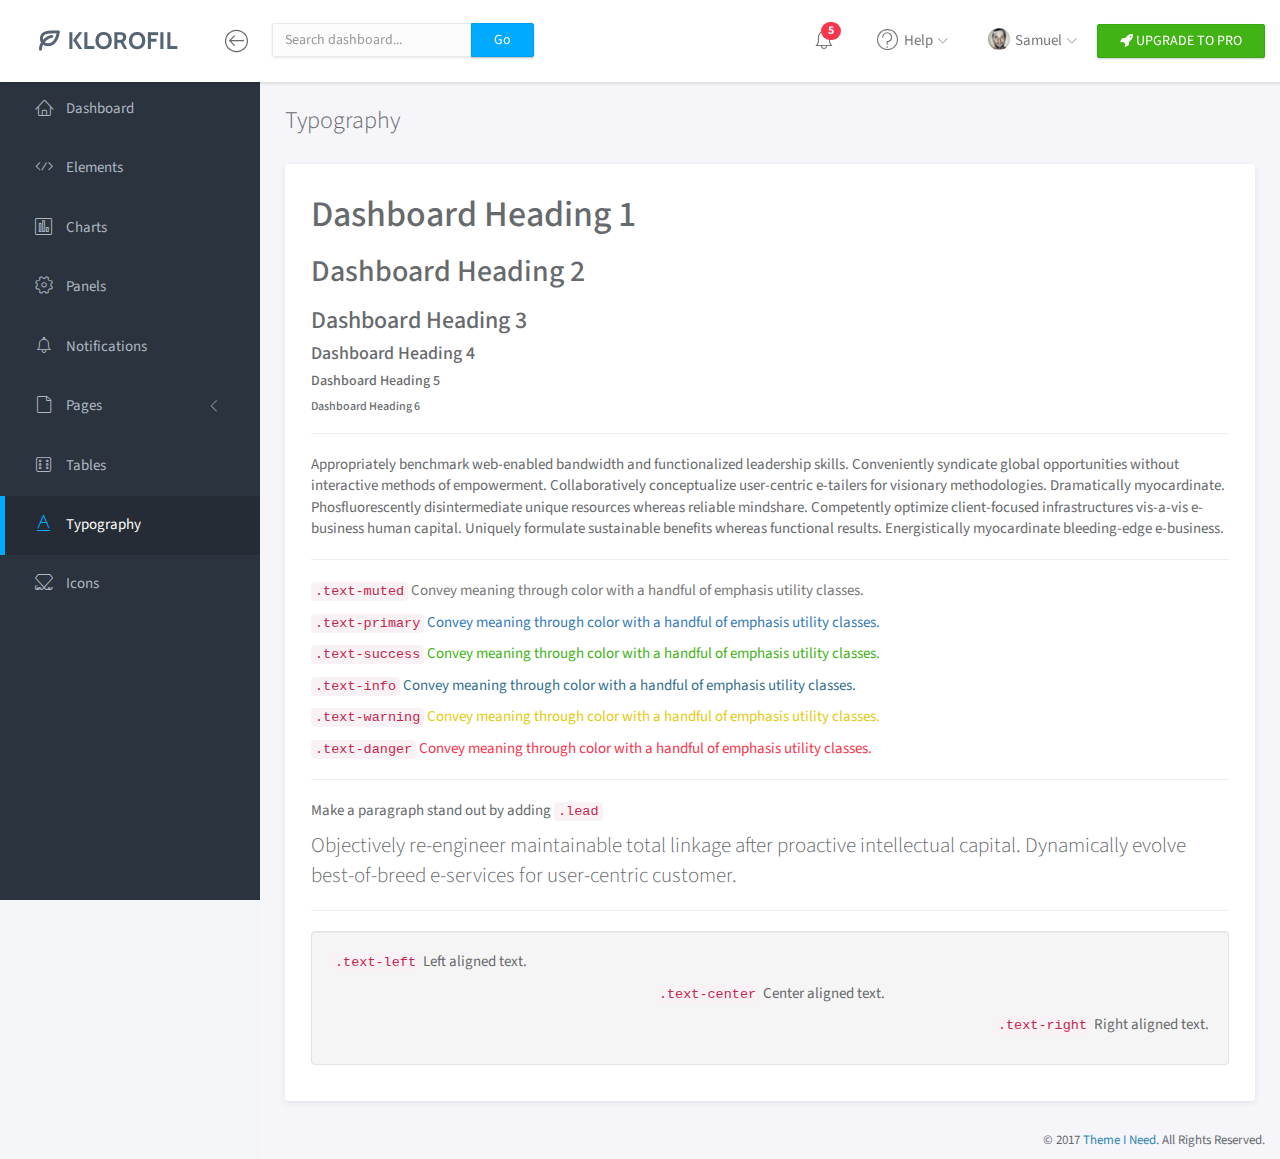
<file: template/typography.html>
<!doctype html>
<html lang="en">

<head>
	<title>Typography | Klorofil - Free Bootstrap Dashboard Template</title>
	<meta charset="utf-8">
	<meta http-equiv="X-UA-Compatible" content="IE=edge,chrome=1">
	<meta name="viewport" content="width=device-width, initial-scale=1.0, maximum-scale=1.0, user-scalable=0">
	<!-- VENDOR CSS -->
	<link rel="stylesheet" href="assets/vendor/bootstrap/css/bootstrap.min.css">
	<link rel="stylesheet" href="assets/vendor/font-awesome/css/font-awesome.min.css">
	<link rel="stylesheet" href="assets/vendor/linearicons/style.css">
	<!-- MAIN CSS -->
	<link rel="stylesheet" href="assets/css/main.css">
	<!-- FOR DEMO PURPOSES ONLY. You should remove this in your project -->
	<link rel="stylesheet" href="assets/css/demo.css">
	<!-- GOOGLE FONTS -->
	<link href="https://fonts.googleapis.com/css?family=Source+Sans+Pro:300,400,600,700" rel="stylesheet">
	<!-- ICONS -->
	<link rel="apple-touch-icon" sizes="76x76" href="assets/img/apple-icon.png">
	<link rel="icon" type="image/png" sizes="96x96" href="assets/img/favicon.png">
</head>

<body>
	<!-- WRAPPER -->
	<div id="wrapper">
		<!-- NAVBAR -->
		<nav class="navbar navbar-default navbar-fixed-top">
			<div class="brand">
				<a href="index.html"><img src="assets/img/logo-dark.png" alt="Klorofil Logo" class="img-responsive logo"></a>
			</div>
			<div class="container-fluid">
				<div class="navbar-btn">
					<button type="button" class="btn-toggle-fullwidth"><i class="lnr lnr-arrow-left-circle"></i></button>
				</div>
				<form class="navbar-form navbar-left">
					<div class="input-group">
						<input type="text" value="" class="form-control" placeholder="Search dashboard...">
						<span class="input-group-btn"><button type="button" class="btn btn-primary">Go</button></span>
					</div>
				</form>
				<div class="navbar-btn navbar-btn-right">
					<a class="btn btn-success update-pro" href="https://www.themeineed.com/downloads/klorofil-pro-bootstrap-admin-dashboard-template/?utm_source=klorofil&utm_medium=template&utm_campaign=KlorofilPro" title="Upgrade to Pro" target="_blank"><i class="fa fa-rocket"></i> <span>UPGRADE TO PRO</span></a>
				</div>
				<div id="navbar-menu">
					<ul class="nav navbar-nav navbar-right">
						<li class="dropdown">
							<a href="#" class="dropdown-toggle icon-menu" data-toggle="dropdown">
								<i class="lnr lnr-alarm"></i>
								<span class="badge bg-danger">5</span>
							</a>
							<ul class="dropdown-menu notifications">
								<li><a href="#" class="notification-item"><span class="dot bg-warning"></span>System space is almost full</a></li>
								<li><a href="#" class="notification-item"><span class="dot bg-danger"></span>You have 9 unfinished tasks</a></li>
								<li><a href="#" class="notification-item"><span class="dot bg-success"></span>Monthly report is available</a></li>
								<li><a href="#" class="notification-item"><span class="dot bg-warning"></span>Weekly meeting in 1 hour</a></li>
								<li><a href="#" class="notification-item"><span class="dot bg-success"></span>Your request has been approved</a></li>
								<li><a href="#" class="more">See all notifications</a></li>
							</ul>
						</li>
						<li class="dropdown">
							<a href="#" class="dropdown-toggle" data-toggle="dropdown"><i class="lnr lnr-question-circle"></i> <span>Help</span> <i class="icon-submenu lnr lnr-chevron-down"></i></a>
							<ul class="dropdown-menu">
								<li><a href="#">Basic Use</a></li>
								<li><a href="#">Working With Data</a></li>
								<li><a href="#">Security</a></li>
								<li><a href="#">Troubleshooting</a></li>
							</ul>
						</li>
						<li class="dropdown">
							<a href="#" class="dropdown-toggle" data-toggle="dropdown"><img src="assets/img/user.png" class="img-circle" alt="Avatar"> <span>Samuel</span> <i class="icon-submenu lnr lnr-chevron-down"></i></a>
							<ul class="dropdown-menu">
								<li><a href="#"><i class="lnr lnr-user"></i> <span>My Profile</span></a></li>
								<li><a href="#"><i class="lnr lnr-envelope"></i> <span>Message</span></a></li>
								<li><a href="#"><i class="lnr lnr-cog"></i> <span>Settings</span></a></li>
								<li><a href="#"><i class="lnr lnr-exit"></i> <span>Logout</span></a></li>
							</ul>
						</li>
						<!-- <li>
							<a class="update-pro" href="https://www.themeineed.com/downloads/klorofil-pro-bootstrap-admin-dashboard-template/?utm_source=klorofil&utm_medium=template&utm_campaign=KlorofilPro" title="Upgrade to Pro" target="_blank"><i class="fa fa-rocket"></i> <span>UPGRADE TO PRO</span></a>
						</li> -->
					</ul>
				</div>
			</div>
		</nav>
		<!-- END NAVBAR -->
		<!-- LEFT SIDEBAR -->
		<div id="sidebar-nav" class="sidebar">
			<div class="sidebar-scroll">
				<nav>
					<ul class="nav">
						<li><a href="index.html" class=""><i class="lnr lnr-home"></i> <span>Dashboard</span></a></li>
						<li><a href="elements.html" class=""><i class="lnr lnr-code"></i> <span>Elements</span></a></li>
						<li><a href="charts.html" class=""><i class="lnr lnr-chart-bars"></i> <span>Charts</span></a></li>
						<li><a href="panels.html" class=""><i class="lnr lnr-cog"></i> <span>Panels</span></a></li>
						<li><a href="notifications.html" class=""><i class="lnr lnr-alarm"></i> <span>Notifications</span></a></li>
						<li>
							<a href="#subPages" data-toggle="collapse" class="collapsed"><i class="lnr lnr-file-empty"></i> <span>Pages</span> <i class="icon-submenu lnr lnr-chevron-left"></i></a>
							<div id="subPages" class="collapse ">
								<ul class="nav">
									<li><a href="page-profile.html" class="">Profile</a></li>
									<li><a href="page-login.html" class="">Login</a></li>
									<li><a href="page-lockscreen.html" class="">Lockscreen</a></li>
								</ul>
							</div>
						</li>
						<li><a href="tables.html" class=""><i class="lnr lnr-dice"></i> <span>Tables</span></a></li>
						<li><a href="typography.html" class="active"><i class="lnr lnr-text-format"></i> <span>Typography</span></a></li>
						<li><a href="icons.html" class=""><i class="lnr lnr-linearicons"></i> <span>Icons</span></a></li>
					</ul>
				</nav>
			</div>
		</div>
		<!-- END LEFT SIDEBAR -->
		<!-- MAIN -->
		<div class="main">
			<!-- MAIN CONTENT -->
			<div class="main-content">
				<div class="container-fluid">
					<h3 class="page-title">Typography</h3>
					<div class="panel panel-headline">
						<div class="panel-body">
							<h1>Dashboard Heading 1</h1>
							<h2>Dashboard Heading 2</h2>
							<h3>Dashboard Heading 3</h3>
							<h4>Dashboard Heading 4</h4>
							<h5>Dashboard Heading 5</h5>
							<h6>Dashboard Heading 6</h6>
							<hr>
							<p>Appropriately benchmark web-enabled bandwidth and functionalized leadership skills. Conveniently syndicate global opportunities without interactive methods of empowerment. Collaboratively conceptualize user-centric e-tailers for visionary methodologies. Dramatically myocardinate. Phosfluorescently disintermediate unique resources whereas reliable mindshare. Competently optimize client-focused infrastructures vis-a-vis e-business human capital. Uniquely formulate sustainable benefits whereas functional results. Energistically myocardinate bleeding-edge e-business.</p>
							<hr>
							<p class="text-muted"><code>.text-muted</code> Convey meaning through color with a handful of emphasis utility classes.</p>
							<p class="text-primary"><code>.text-primary</code> Convey meaning through color with a handful of emphasis utility classes.</p>
							<p class="text-success"><code>.text-success</code> Convey meaning through color with a handful of emphasis utility classes.</p>
							<p class="text-info"><code>.text-info</code> Convey meaning through color with a handful of emphasis utility classes.</p>
							<p class="text-warning"><code>.text-warning</code> Convey meaning through color with a handful of emphasis utility classes.</p>
							<p class="text-danger"><code>.text-danger</code> Convey meaning through color with a handful of emphasis utility classes.</p>
							<hr>
							<p>Make a paragraph stand out by adding <code>.lead</code></p>
							<p class="lead">Objectively re-engineer maintainable total linkage after proactive intellectual capital. Dynamically evolve best-of-breed e-services for user-centric customer.</p>
							<hr>
							<div class="well">
								<p class="text-left"><code>.text-left</code> Left aligned text.</p>
								<p class="text-center"><code>.text-center</code> Center aligned text.</p>
								<p class="text-right"><code>.text-right</code> Right aligned text.</p>
							</div>
						</div>
					</div>
				</div>
			</div>
			<!-- END MAIN CONTENT -->
		</div>
		<!-- END MAIN -->
		<div class="clearfix"></div>
		<footer>
			<div class="container-fluid">
				<p class="copyright">&copy; 2017 <a href="https://www.themeineed.com" target="_blank">Theme I Need</a>. All Rights Reserved.</p>
			</div>
		</footer>
	</div>
	<!-- END WRAPPER -->
	<!-- Javascript -->
	<script src="assets/vendor/jquery/jquery.min.js"></script>
	<script src="assets/vendor/bootstrap/js/bootstrap.min.js"></script>
	<script src="assets/vendor/jquery-slimscroll/jquery.slimscroll.min.js"></script>
	<script src="assets/scripts/klorofil-common.js"></script>
</body>

</html>
</file>
<file: template/assets/vendor/linearicons/style.css>
@font-face {
	font-family: 'Linearicons-Free';
	src:url('fonts/Linearicons-Free.eot?w118d');
	src:url('fonts/Linearicons-Free.eot?#iefixw118d') format('embedded-opentype'),
		url('fonts/Linearicons-Free.woff2?w118d') format('woff2'),
		url('fonts/Linearicons-Free.woff?w118d') format('woff'),
		url('fonts/Linearicons-Free.ttf?w118d') format('truetype'),
		url('fonts/Linearicons-Free.svg?w118d#Linearicons-Free') format('svg');
	font-weight: normal;
	font-style: normal;
}

.lnr {
	font-family: 'Linearicons-Free';
	speak: none;
	font-style: normal;
	font-weight: normal;
	font-variant: normal;
	text-transform: none;
	line-height: 1;

	/* Better Font Rendering =========== */
	-webkit-font-smoothing: antialiased;
	-moz-osx-font-smoothing: grayscale;
}

.lnr-home:before {
	content: "\e800";
}
.lnr-apartment:before {
	content: "\e801";
}
.lnr-pencil:before {
	content: "\e802";
}
.lnr-magic-wand:before {
	content: "\e803";
}
.lnr-drop:before {
	content: "\e804";
}
.lnr-lighter:before {
	content: "\e805";
}
.lnr-poop:before {
	content: "\e806";
}
.lnr-sun:before {
	content: "\e807";
}
.lnr-moon:before {
	content: "\e808";
}
.lnr-cloud:before {
	content: "\e809";
}
.lnr-cloud-upload:before {
	content: "\e80a";
}
.lnr-cloud-download:before {
	content: "\e80b";
}
.lnr-cloud-sync:before {
	content: "\e80c";
}
.lnr-cloud-check:before {
	content: "\e80d";
}
.lnr-database:before {
	content: "\e80e";
}
.lnr-lock:before {
	content: "\e80f";
}
.lnr-cog:before {
	content: "\e810";
}
.lnr-trash:before {
	content: "\e811";
}
.lnr-dice:before {
	content: "\e812";
}
.lnr-heart:before {
	content: "\e813";
}
.lnr-star:before {
	content: "\e814";
}
.lnr-star-half:before {
	content: "\e815";
}
.lnr-star-empty:before {
	content: "\e816";
}
.lnr-flag:before {
	content: "\e817";
}
.lnr-envelope:before {
	content: "\e818";
}
.lnr-paperclip:before {
	content: "\e819";
}
.lnr-inbox:before {
	content: "\e81a";
}
.lnr-eye:before {
	content: "\e81b";
}
.lnr-printer:before {
	content: "\e81c";
}
.lnr-file-empty:before {
	content: "\e81d";
}
.lnr-file-add:before {
	content: "\e81e";
}
.lnr-enter:before {
	content: "\e81f";
}
.lnr-exit:before {
	content: "\e820";
}
.lnr-graduation-hat:before {
	content: "\e821";
}
.lnr-license:before {
	content: "\e822";
}
.lnr-music-note:before {
	content: "\e823";
}
.lnr-film-play:before {
	content: "\e824";
}
.lnr-camera-video:before {
	content: "\e825";
}
.lnr-camera:before {
	content: "\e826";
}
.lnr-picture:before {
	content: "\e827";
}
.lnr-book:before {
	content: "\e828";
}
.lnr-bookmark:before {
	content: "\e829";
}
.lnr-user:before {
	content: "\e82a";
}
.lnr-users:before {
	content: "\e82b";
}
.lnr-shirt:before {
	content: "\e82c";
}
.lnr-store:before {
	content: "\e82d";
}
.lnr-cart:before {
	content: "\e82e";
}
.lnr-tag:before {
	content: "\e82f";
}
.lnr-phone-handset:before {
	content: "\e830";
}
.lnr-phone:before {
	content: "\e831";
}
.lnr-pushpin:before {
	content: "\e832";
}
.lnr-map-marker:before {
	content: "\e833";
}
.lnr-map:before {
	content: "\e834";
}
.lnr-location:before {
	content: "\e835";
}
.lnr-calendar-full:before {
	content: "\e836";
}
.lnr-keyboard:before {
	content: "\e837";
}
.lnr-spell-check:before {
	content: "\e838";
}
.lnr-screen:before {
	content: "\e839";
}
.lnr-smartphone:before {
	content: "\e83a";
}
.lnr-tablet:before {
	content: "\e83b";
}
.lnr-laptop:before {
	content: "\e83c";
}
.lnr-laptop-phone:before {
	content: "\e83d";
}
.lnr-power-switch:before {
	content: "\e83e";
}
.lnr-bubble:before {
	content: "\e83f";
}
.lnr-heart-pulse:before {
	content: "\e840";
}
.lnr-construction:before {
	content: "\e841";
}
.lnr-pie-chart:before {
	content: "\e842";
}
.lnr-chart-bars:before {
	content: "\e843";
}
.lnr-gift:before {
	content: "\e844";
}
.lnr-diamond:before {
	content: "\e845";
}
.lnr-linearicons:before {
	content: "\e846";
}
.lnr-dinner:before {
	content: "\e847";
}
.lnr-coffee-cup:before {
	content: "\e848";
}
.lnr-leaf:before {
	content: "\e849";
}
.lnr-paw:before {
	content: "\e84a";
}
.lnr-rocket:before {
	content: "\e84b";
}
.lnr-briefcase:before {
	content: "\e84c";
}
.lnr-bus:before {
	content: "\e84d";
}
.lnr-car:before {
	content: "\e84e";
}
.lnr-train:before {
	content: "\e84f";
}
.lnr-bicycle:before {
	content: "\e850";
}
.lnr-wheelchair:before {
	content: "\e851";
}
.lnr-select:before {
	content: "\e852";
}
.lnr-earth:before {
	content: "\e853";
}
.lnr-smile:before {
	content: "\e854";
}
.lnr-sad:before {
	content: "\e855";
}
.lnr-neutral:before {
	content: "\e856";
}
.lnr-mustache:before {
	content: "\e857";
}
.lnr-alarm:before {
	content: "\e858";
}
.lnr-bullhorn:before {
	content: "\e859";
}
.lnr-volume-high:before {
	content: "\e85a";
}
.lnr-volume-medium:before {
	content: "\e85b";
}
.lnr-volume-low:before {
	content: "\e85c";
}
.lnr-volume:before {
	content: "\e85d";
}
.lnr-mic:before {
	content: "\e85e";
}
.lnr-hourglass:before {
	content: "\e85f";
}
.lnr-undo:before {
	content: "\e860";
}
.lnr-redo:before {
	content: "\e861";
}
.lnr-sync:before {
	content: "\e862";
}
.lnr-history:before {
	content: "\e863";
}
.lnr-clock:before {
	content: "\e864";
}
.lnr-download:before {
	content: "\e865";
}
.lnr-upload:before {
	content: "\e866";
}
.lnr-enter-down:before {
	content: "\e867";
}
.lnr-exit-up:before {
	content: "\e868";
}
.lnr-bug:before {
	content: "\e869";
}
.lnr-code:before {
	content: "\e86a";
}
.lnr-link:before {
	content: "\e86b";
}
.lnr-unlink:before {
	content: "\e86c";
}
.lnr-thumbs-up:before {
	content: "\e86d";
}
.lnr-thumbs-down:before {
	content: "\e86e";
}
.lnr-magnifier:before {
	content: "\e86f";
}
.lnr-cross:before {
	content: "\e870";
}
.lnr-menu:before {
	content: "\e871";
}
.lnr-list:before {
	content: "\e872";
}
.lnr-chevron-up:before {
	content: "\e873";
}
.lnr-chevron-down:before {
	content: "\e874";
}
.lnr-chevron-left:before {
	content: "\e875";
}
.lnr-chevron-right:before {
	content: "\e876";
}
.lnr-arrow-up:before {
	content: "\e877";
}
.lnr-arrow-down:before {
	content: "\e878";
}
.lnr-arrow-left:before {
	content: "\e879";
}
.lnr-arrow-right:before {
	content: "\e87a";
}
.lnr-move:before {
	content: "\e87b";
}
.lnr-warning:before {
	content: "\e87c";
}
.lnr-question-circle:before {
	content: "\e87d";
}
.lnr-menu-circle:before {
	content: "\e87e";
}
.lnr-checkmark-circle:before {
	content: "\e87f";
}
.lnr-cross-circle:before {
	content: "\e880";
}
.lnr-plus-circle:before {
	content: "\e881";
}
.lnr-circle-minus:before {
	content: "\e882";
}
.lnr-arrow-up-circle:before {
	content: "\e883";
}
.lnr-arrow-down-circle:before {
	content: "\e884";
}
.lnr-arrow-left-circle:before {
	content: "\e885";
}
.lnr-arrow-right-circle:before {
	content: "\e886";
}
.lnr-chevron-up-circle:before {
	content: "\e887";
}
.lnr-chevron-down-circle:before {
	content: "\e888";
}
.lnr-chevron-left-circle:before {
	content: "\e889";
}
.lnr-chevron-right-circle:before {
	content: "\e88a";
}
.lnr-crop:before {
	content: "\e88b";
}
.lnr-frame-expand:before {
	content: "\e88c";
}
.lnr-frame-contract:before {
	content: "\e88d";
}
.lnr-layers:before {
	content: "\e88e";
}
.lnr-funnel:before {
	content: "\e88f";
}
.lnr-text-format:before {
	content: "\e890";
}
.lnr-text-format-remove:before {
	content: "\e891";
}
.lnr-text-size:before {
	content: "\e892";
}
.lnr-bold:before {
	content: "\e893";
}
.lnr-italic:before {
	content: "\e894";
}
.lnr-underline:before {
	content: "\e895";
}
.lnr-strikethrough:before {
	content: "\e896";
}
.lnr-highlight:before {
	content: "\e897";
}
.lnr-text-align-left:before {
	content: "\e898";
}
.lnr-text-align-center:before {
	content: "\e899";
}
.lnr-text-align-right:before {
	content: "\e89a";
}
.lnr-text-align-justify:before {
	content: "\e89b";
}
.lnr-line-spacing:before {
	content: "\e89c";
}
.lnr-indent-increase:before {
	content: "\e89d";
}
.lnr-indent-decrease:before {
	content: "\e89e";
}
.lnr-pilcrow:before {
	content: "\e89f";
}
.lnr-direction-ltr:before {
	content: "\e8a0";
}
.lnr-direction-rtl:before {
	content: "\e8a1";
}
.lnr-page-break:before {
	content: "\e8a2";
}
.lnr-sort-alpha-asc:before {
	content: "\e8a3";
}
.lnr-sort-amount-asc:before {
	content: "\e8a4";
}
.lnr-hand:before {
	content: "\e8a5";
}
.lnr-pointer-up:before {
	content: "\e8a6";
}
.lnr-pointer-right:before {
	content: "\e8a7";
}
.lnr-pointer-down:before {
	content: "\e8a8";
}
.lnr-pointer-left:before {
	content: "\e8a9";
}
</file>
<file: template/assets/vendor/chartist/css/chartist-custom.css>
.ct-label {
  fill: #676a6d;
  color: #676a6d;
  font-size: 1.2rem;
  line-height: 1; }

.ct-chart-line .ct-label,
.ct-chart-bar .ct-label {
  display: block;
  display: -webkit-box;
  display: -moz-box;
  display: -ms-flexbox;
  display: -webkit-flex;
  display: flex; }

.ct-chart-pie .ct-label,
.ct-chart-donut .ct-label {
  dominant-baseline: central; }

.ct-label.ct-horizontal.ct-start {
  -webkit-box-align: flex-end;
  -webkit-align-items: flex-end;
  -ms-flex-align: flex-end;
  align-items: flex-end;
  -webkit-box-pack: flex-start;
  -webkit-justify-content: flex-start;
  -ms-flex-pack: flex-start;
  justify-content: flex-start;
  text-align: left;
  text-anchor: start; }

.ct-label.ct-horizontal.ct-end {
  -webkit-box-align: flex-start;
  -webkit-align-items: flex-start;
  -ms-flex-align: flex-start;
  align-items: flex-start;
  -webkit-box-pack: flex-start;
  -webkit-justify-content: flex-start;
  -ms-flex-pack: flex-start;
  justify-content: flex-start;
  text-align: left;
  text-anchor: start; }

.ct-label.ct-vertical.ct-start {
  -webkit-box-align: flex-end;
  -webkit-align-items: flex-end;
  -ms-flex-align: flex-end;
  align-items: flex-end;
  -webkit-box-pack: flex-end;
  -webkit-justify-content: flex-end;
  -ms-flex-pack: flex-end;
  justify-content: flex-end;
  text-align: right;
  text-anchor: end; }

.ct-label.ct-vertical.ct-end {
  -webkit-box-align: flex-end;
  -webkit-align-items: flex-end;
  -ms-flex-align: flex-end;
  align-items: flex-end;
  -webkit-box-pack: flex-start;
  -webkit-justify-content: flex-start;
  -ms-flex-pack: flex-start;
  justify-content: flex-start;
  text-align: left;
  text-anchor: start; }

.ct-chart-bar .ct-label.ct-horizontal.ct-start {
  -webkit-box-align: flex-end;
  -webkit-align-items: flex-end;
  -ms-flex-align: flex-end;
  align-items: flex-end;
  -webkit-box-pack: center;
  -webkit-justify-content: center;
  -ms-flex-pack: center;
  justify-content: center;
  text-align: center;
  text-anchor: start; }

.ct-chart-bar .ct-label.ct-horizontal.ct-end {
  -webkit-box-align: flex-start;
  -webkit-align-items: flex-start;
  -ms-flex-align: flex-start;
  align-items: flex-start;
  -webkit-box-pack: center;
  -webkit-justify-content: center;
  -ms-flex-pack: center;
  justify-content: center;
  text-align: center;
  text-anchor: start; }

.ct-chart-bar.ct-horizontal-bars .ct-label.ct-horizontal.ct-start {
  -webkit-box-align: flex-end;
  -webkit-align-items: flex-end;
  -ms-flex-align: flex-end;
  align-items: flex-end;
  -webkit-box-pack: flex-start;
  -webkit-justify-content: flex-start;
  -ms-flex-pack: flex-start;
  justify-content: flex-start;
  text-align: left;
  text-anchor: start; }

.ct-chart-bar.ct-horizontal-bars .ct-label.ct-horizontal.ct-end {
  -webkit-box-align: flex-start;
  -webkit-align-items: flex-start;
  -ms-flex-align: flex-start;
  align-items: flex-start;
  -webkit-box-pack: flex-start;
  -webkit-justify-content: flex-start;
  -ms-flex-pack: flex-start;
  justify-content: flex-start;
  text-align: left;
  text-anchor: start; }

.ct-chart-bar.ct-horizontal-bars .ct-label.ct-vertical.ct-start {
  -webkit-box-align: center;
  -webkit-align-items: center;
  -ms-flex-align: center;
  align-items: center;
  -webkit-box-pack: flex-end;
  -webkit-justify-content: flex-end;
  -ms-flex-pack: flex-end;
  justify-content: flex-end;
  text-align: right;
  text-anchor: end; }

.ct-chart-bar.ct-horizontal-bars .ct-label.ct-vertical.ct-end {
  -webkit-box-align: center;
  -webkit-align-items: center;
  -ms-flex-align: center;
  align-items: center;
  -webkit-box-pack: flex-start;
  -webkit-justify-content: flex-start;
  -ms-flex-pack: flex-start;
  justify-content: flex-start;
  text-align: left;
  text-anchor: end; }

.ct-grid {
  stroke: rgba(0, 0, 0, 0.2);
  stroke-width: 1px;
  stroke-dasharray: 2px; }

.ct-grid-background {
  fill: none; }

.ct-point {
  stroke-width: 8px;
  stroke-linecap: round; }

.ct-line {
  fill: none;
  stroke-width: 3px; }

.ct-area {
  stroke: none;
  fill-opacity: 0.3; }

.ct-bar {
  fill: none;
  stroke-width: 10px; }

.ct-slice-donut {
  fill: none;
  stroke-width: 60px; }

.ct-series-a .ct-point, .ct-series-a .ct-line, .ct-series-a .ct-bar, .ct-series-a .ct-slice-donut {
  stroke: #028fd0; }

.ct-series-a .ct-slice-pie, .ct-series-a .ct-area {
  fill: #028fd0; }

.ct-series-b .ct-point, .ct-series-b .ct-line, .ct-series-b .ct-bar, .ct-series-b .ct-slice-donut {
  stroke: #83c6ea; }

.ct-series-b .ct-slice-pie, .ct-series-b .ct-area {
  fill: #83c6ea; }

.ct-series-c .ct-point, .ct-series-c .ct-line, .ct-series-c .ct-bar, .ct-series-c .ct-slice-donut {
  stroke: #f4c63d; }

.ct-series-c .ct-slice-pie, .ct-series-c .ct-area {
  fill: #f4c63d; }

.ct-series-d .ct-point, .ct-series-d .ct-line, .ct-series-d .ct-bar, .ct-series-d .ct-slice-donut {
  stroke: #d17905; }

.ct-series-d .ct-slice-pie, .ct-series-d .ct-area {
  fill: #d17905; }

.ct-series-e .ct-point, .ct-series-e .ct-line, .ct-series-e .ct-bar, .ct-series-e .ct-slice-donut {
  stroke: #453d3f; }

.ct-series-e .ct-slice-pie, .ct-series-e .ct-area {
  fill: #453d3f; }

.ct-series-f .ct-point, .ct-series-f .ct-line, .ct-series-f .ct-bar, .ct-series-f .ct-slice-donut {
  stroke: #59922b; }

.ct-series-f .ct-slice-pie, .ct-series-f .ct-area {
  fill: #59922b; }

.ct-series-g .ct-point, .ct-series-g .ct-line, .ct-series-g .ct-bar, .ct-series-g .ct-slice-donut {
  stroke: #0544d3; }

.ct-series-g .ct-slice-pie, .ct-series-g .ct-area {
  fill: #0544d3; }

.ct-series-h .ct-point, .ct-series-h .ct-line, .ct-series-h .ct-bar, .ct-series-h .ct-slice-donut {
  stroke: #6b0392; }

.ct-series-h .ct-slice-pie, .ct-series-h .ct-area {
  fill: #6b0392; }

.ct-series-i .ct-point, .ct-series-i .ct-line, .ct-series-i .ct-bar, .ct-series-i .ct-slice-donut {
  stroke: #f05b4f; }

.ct-series-i .ct-slice-pie, .ct-series-i .ct-area {
  fill: #f05b4f; }

.ct-series-j .ct-point, .ct-series-j .ct-line, .ct-series-j .ct-bar, .ct-series-j .ct-slice-donut {
  stroke: #dda458; }

.ct-series-j .ct-slice-pie, .ct-series-j .ct-area {
  fill: #dda458; }

.ct-series-k .ct-point, .ct-series-k .ct-line, .ct-series-k .ct-bar, .ct-series-k .ct-slice-donut {
  stroke: #eacf7d; }

.ct-series-k .ct-slice-pie, .ct-series-k .ct-area {
  fill: #eacf7d; }

.ct-series-l .ct-point, .ct-series-l .ct-line, .ct-series-l .ct-bar, .ct-series-l .ct-slice-donut {
  stroke: #86797d; }

.ct-series-l .ct-slice-pie, .ct-series-l .ct-area {
  fill: #86797d; }

.ct-series-m .ct-point, .ct-series-m .ct-line, .ct-series-m .ct-bar, .ct-series-m .ct-slice-donut {
  stroke: #b2c326; }

.ct-series-m .ct-slice-pie, .ct-series-m .ct-area {
  fill: #b2c326; }

.ct-series-n .ct-point, .ct-series-n .ct-line, .ct-series-n .ct-bar, .ct-series-n .ct-slice-donut {
  stroke: #6188e2; }

.ct-series-n .ct-slice-pie, .ct-series-n .ct-area {
  fill: #6188e2; }

.ct-series-o .ct-point, .ct-series-o .ct-line, .ct-series-o .ct-bar, .ct-series-o .ct-slice-donut {
  stroke: #a748ca; }

.ct-series-o .ct-slice-pie, .ct-series-o .ct-area {
  fill: #a748ca; }

.ct-square {
  display: block;
  position: relative;
  width: 100%; }
  .ct-square:before {
    display: block;
    float: left;
    content: "";
    width: 0;
    height: 0;
    padding-bottom: 100%; }
  .ct-square:after {
    content: "";
    display: table;
    clear: both; }
  .ct-square > svg {
    display: block;
    position: absolute;
    top: 0;
    left: 0; }

.ct-minor-second {
  display: block;
  position: relative;
  width: 100%; }
  .ct-minor-second:before {
    display: block;
    float: left;
    content: "";
    width: 0;
    height: 0;
    padding-bottom: 93.75%; }
  .ct-minor-second:after {
    content: "";
    display: table;
    clear: both; }
  .ct-minor-second > svg {
    display: block;
    position: absolute;
    top: 0;
    left: 0; }

.ct-major-second {
  display: block;
  position: relative;
  width: 100%; }
  .ct-major-second:before {
    display: block;
    float: left;
    content: "";
    width: 0;
    height: 0;
    padding-bottom: 88.8888888889%; }
  .ct-major-second:after {
    content: "";
    display: table;
    clear: both; }
  .ct-major-second > svg {
    display: block;
    position: absolute;
    top: 0;
    left: 0; }

.ct-minor-third {
  display: block;
  position: relative;
  width: 100%; }
  .ct-minor-third:before {
    display: block;
    float: left;
    content: "";
    width: 0;
    height: 0;
    padding-bottom: 83.3333333333%; }
  .ct-minor-third:after {
    content: "";
    display: table;
    clear: both; }
  .ct-minor-third > svg {
    display: block;
    position: absolute;
    top: 0;
    left: 0; }

.ct-major-third {
  display: block;
  position: relative;
  width: 100%; }
  .ct-major-third:before {
    display: block;
    float: left;
    content: "";
    width: 0;
    height: 0;
    padding-bottom: 80%; }
  .ct-major-third:after {
    content: "";
    display: table;
    clear: both; }
  .ct-major-third > svg {
    display: block;
    position: absolute;
    top: 0;
    left: 0; }

.ct-perfect-fourth {
  display: block;
  position: relative;
  width: 100%; }
  .ct-perfect-fourth:before {
    display: block;
    float: left;
    content: "";
    width: 0;
    height: 0;
    padding-bottom: 75%; }
  .ct-perfect-fourth:after {
    content: "";
    display: table;
    clear: both; }
  .ct-perfect-fourth > svg {
    display: block;
    position: absolute;
    top: 0;
    left: 0; }

.ct-perfect-fifth {
  display: block;
  position: relative;
  width: 100%; }
  .ct-perfect-fifth:before {
    display: block;
    float: left;
    content: "";
    width: 0;
    height: 0;
    padding-bottom: 66.6666666667%; }
  .ct-perfect-fifth:after {
    content: "";
    display: table;
    clear: both; }
  .ct-perfect-fifth > svg {
    display: block;
    position: absolute;
    top: 0;
    left: 0; }

.ct-minor-sixth {
  display: block;
  position: relative;
  width: 100%; }
  .ct-minor-sixth:before {
    display: block;
    float: left;
    content: "";
    width: 0;
    height: 0;
    padding-bottom: 62.5%; }
  .ct-minor-sixth:after {
    content: "";
    display: table;
    clear: both; }
  .ct-minor-sixth > svg {
    display: block;
    position: absolute;
    top: 0;
    left: 0; }

.ct-golden-section {
  display: block;
  position: relative;
  width: 100%; }
  .ct-golden-section:before {
    display: block;
    float: left;
    content: "";
    width: 0;
    height: 0;
    padding-bottom: 61.804697157%; }
  .ct-golden-section:after {
    content: "";
    display: table;
    clear: both; }
  .ct-golden-section > svg {
    display: block;
    position: absolute;
    top: 0;
    left: 0; }

.ct-major-sixth {
  display: block;
  position: relative;
  width: 100%; }
  .ct-major-sixth:before {
    display: block;
    float: left;
    content: "";
    width: 0;
    height: 0;
    padding-bottom: 60%; }
  .ct-major-sixth:after {
    content: "";
    display: table;
    clear: both; }
  .ct-major-sixth > svg {
    display: block;
    position: absolute;
    top: 0;
    left: 0; }

.ct-minor-seventh {
  display: block;
  position: relative;
  width: 100%; }
  .ct-minor-seventh:before {
    display: block;
    float: left;
    content: "";
    width: 0;
    height: 0;
    padding-bottom: 56.25%; }
  .ct-minor-seventh:after {
    content: "";
    display: table;
    clear: both; }
  .ct-minor-seventh > svg {
    display: block;
    position: absolute;
    top: 0;
    left: 0; }

.ct-major-seventh {
  display: block;
  position: relative;
  width: 100%; }
  .ct-major-seventh:before {
    display: block;
    float: left;
    content: "";
    width: 0;
    height: 0;
    padding-bottom: 53.3333333333%; }
  .ct-major-seventh:after {
    content: "";
    display: table;
    clear: both; }
  .ct-major-seventh > svg {
    display: block;
    position: absolute;
    top: 0;
    left: 0; }

.ct-octave {
  display: block;
  position: relative;
  width: 100%; }
  .ct-octave:before {
    display: block;
    float: left;
    content: "";
    width: 0;
    height: 0;
    padding-bottom: 50%; }
  .ct-octave:after {
    content: "";
    display: table;
    clear: both; }
  .ct-octave > svg {
    display: block;
    position: absolute;
    top: 0;
    left: 0; }

.ct-major-tenth {
  display: block;
  position: relative;
  width: 100%; }
  .ct-major-tenth:before {
    display: block;
    float: left;
    content: "";
    width: 0;
    height: 0;
    padding-bottom: 40%; }
  .ct-major-tenth:after {
    content: "";
    display: table;
    clear: both; }
  .ct-major-tenth > svg {
    display: block;
    position: absolute;
    top: 0;
    left: 0; }

.ct-major-eleventh {
  display: block;
  position: relative;
  width: 100%; }
  .ct-major-eleventh:before {
    display: block;
    float: left;
    content: "";
    width: 0;
    height: 0;
    padding-bottom: 37.5%; }
  .ct-major-eleventh:after {
    content: "";
    display: table;
    clear: both; }
  .ct-major-eleventh > svg {
    display: block;
    position: absolute;
    top: 0;
    left: 0; }

.ct-major-twelfth {
  display: block;
  position: relative;
  width: 100%; }
  .ct-major-twelfth:before {
    display: block;
    float: left;
    content: "";
    width: 0;
    height: 0;
    padding-bottom: 33.3333333333%; }
  .ct-major-twelfth:after {
    content: "";
    display: table;
    clear: both; }
  .ct-major-twelfth > svg {
    display: block;
    position: absolute;
    top: 0;
    left: 0; }

.ct-double-octave {
  display: block;
  position: relative;
  width: 100%; }
  .ct-double-octave:before {
    display: block;
    float: left;
    content: "";
    width: 0;
    height: 0;
    padding-bottom: 25%; }
  .ct-double-octave:after {
    content: "";
    display: table;
    clear: both; }
  .ct-double-octave > svg {
    display: block;
    position: absolute;
    top: 0;
    left: 0; }

/*# sourceMappingURL=chartist-custom.css.map */
</file>
<file: template/assets/css/demo.css>
/* All styles created for demo purposes only, you may not need this for your project */
.demo-button button {
  margin-bottom: 5px; }

.demo-icons li {
  margin-bottom: 50px;
  text-align: center; }

.demo-icons .lnr,
.demo-icons .fa {
  font-size: 28px; }

.demo-icons .cssclass {
  display: block;
  margin-top: 5px;
  margin-left: 5px; }

/*# sourceMappingURL=demo.css.map */
</file>
<file: template/assets/css/main.css>
/*	
*	############################################################################################
*	
*	KLOROFIL - Free Bootstrap Dashboard Template
*	---------------------------------------------------------------------
*
*	Version: 	2.0
*	Author: 	The Develovers
*	Website: 	https://www.themeineed.com/
*	Copyright: 	Copyright 2016 The Develovers
*	License: 	Creative Common Attribution 4.0 https://creativecommons.org/licenses/by/4.0/
*	
*	############################################################################################
*/
/********************
 * GENERAL STYLES
 ********************/
html {
  position: relative;
  min-height: 100%; }

body {
  background-color: #F3F5F8;
  font-family: "Source Sans Pro", sans-serif;
  font-size: 15px;
  color: #676a6d; }

a {
  color: #3287B2; }
  a:hover, a:focus {
    color: #3b98c8;
    text-decoration: none; }

th {
  font-weight: 600; }

.page-title {
  margin-top: 0;
  margin-bottom: 30px;
  font-weight: 300; }

footer {
  position: absolute;
  bottom: 0;
  right: 0;
  padding-top: 15px;
  padding-bottom: 10px; }

.copyright {
  margin-bottom: 0;
  text-align: right;
  font-size: 13px; }
  @media screen and (max-width: 767px) {
    .copyright {
      text-align: center;
      position: relative !important; } }

/********************
 * LAYOUT
 ********************/
#wrapper .sidebar {
  -webkit-transition: all 0.3s ease-in-out;
  -moz-transition: all 0.3s ease-in-out;
  -ms-transition: all 0.3s ease-in-out;
  -o-transition: all 0.3s ease-in-out;
  transition: all 0.3s ease-in-out;
  width: 260px;
  height: 100%;
  float: left;
  background-color: #2B333E;
  position: fixed;
  left: 0; }

#wrapper .main {
  -webkit-transition: all 0.3s ease-in-out;
  -moz-transition: all 0.3s ease-in-out;
  -ms-transition: all 0.3s ease-in-out;
  -o-transition: all 0.3s ease-in-out;
  transition: all 0.3s ease-in-out;
  width: calc(100% - 260px);
  left: 0;
  position: relative;
  float: right;
  background-color: #f5f5fa; }

#wrapper #sidebar-nav,
#wrapper .main {
  padding-top: 80px; }

@media screen and (max-width: 767px) {
  #wrapper #sidebar-nav,
  #wrapper .main {
    padding-top: 130px; } }

.layout-fullwidth #wrapper .sidebar {
  left: -260px; }

.layout-fullwidth #wrapper .main {
  width: 100%; }

.layout-fullwidth #wrapper .navbar {
  left: 0 !important; }

.layout-fullwidth #wrapper .btn-toggle-fullwidth {
  color: #00AAFF; }

.offcanvas-active #wrapper .sidebar {
  left: 0; }

.offcanvas-active #wrapper .main {
  width: 100%;
  position: relative;
  left: 260px; }

@media screen and (max-width: 1024px) {
  #wrapper .sidebar {
    left: -260px; }
  #wrapper .main {
    width: 100%; }
  #wrapper .navbar {
    left: 0 !important; }
  #wrapper .btn-toggle-fullwidth {
    color: #00AAFF; }
  .btn-toggle-minified {
    display: none; } }

.main-content {
  padding: 28px 10px; }

.navbar + .main-content {
  padding: 105px 0 28px 5px; }
  @media screen and (max-width: 767px) {
    .navbar + .main-content {
      padding-top: 155px; } }

html.fullscreen-bg,
html.fullscreen-bg body,
html.fullscreen-bg #wrapper {
  height: 100%; }

.vertical-align-wrap {
  position: absolute;
  width: 100%;
  height: 100%;
  display: table; }

.vertical-align-middle {
  display: table-cell;
  vertical-align: middle; }

/********************
 * TOP NAVIGATION
 ********************/
.navbar-default {
  -webkit-transition: all 0.3s ease-in-out;
  -moz-transition: all 0.3s ease-in-out;
  -ms-transition: all 0.3s ease-in-out;
  -o-transition: all 0.3s ease-in-out;
  transition: all 0.3s ease-in-out;
  -moz-box-shadow: 1px 2px 3px rgba(0, 0, 0, 0.1);
  -webkit-box-shadow: 1px 2px 3px rgba(0, 0, 0, 0.1);
  box-shadow: 1px 2px 3px rgba(0, 0, 0, 0.1);
  -webkit-border-radius: 0;
  -moz-border-radius: 0;
  border-radius: 0;
  padding: 0;
  margin: 0;
  border: none;
  background-color: #fff; }
  .navbar-default .navbar-nav > .open > a, .navbar-default .navbar-nav > .open > a:hover, .navbar-default .navbar-nav > .open > a:focus {
    background-color: #fafafa; }
  .navbar-default .navbar-toggle, .navbar-default .navbar-toggle:hover, .navbar-default .navbar-toggle:focus {
    background-color: #f8f8f8; }
  .navbar-default .brand {
    float: left;
    padding: 30px 39px;
    background-color: #fff; }
  @media screen and (max-width: 1024px) {
    .navbar-default .brand {
      padding-left: 30px;
      padding-right: 15px; } }
  @media screen and (max-width: 992px) {
    .navbar-default .brand {
      display: none; } }
  @media screen and (max-width: 640px) {
    .navbar-default #navbar-menu {
      float: right; } }

.navbar-btn {
  float: left;
  padding: 16px 0; }
  .navbar-btn button {
    font-size: 24px;
    padding: 4px 8px;
    line-height: .7;
    border: none;
    background: none;
    outline: none; }
  @media screen and (max-width: 640px) {
    .navbar-btn {
      padding-left: 0; } }

.navbar-btn-right {
  float: right; }

.navbar-form {
  padding: 15px;
  border: 0; }
  .navbar-form input[type="text"] {
    min-width: 200px; }
  @media screen and (max-width: 767px) {
    .navbar-form {
      float: left;
      width: 70%;
      margin-left: 5px;
      margin-right: 5px;
      padding-left: 0;
      padding-right: 0; }
      .navbar-form .input-group {
        width: 70%; }
      .navbar-form input[type="text"] {
        min-width: 150px; } }
  @media screen and (max-width: 640px) {
    .navbar-form {
      display: none; } }

.navbar-nav .icon-menu {
  display: inline-block;
  vertical-align: middle;
  *vertical-align: auto;
  *zoom: 1;
  *display: inline;
  padding-top: 28px;
  padding-bottom: 28px;
  position: relative; }
  .navbar-nav .icon-menu .badge {
    position: absolute;
    top: 22px;
    right: 16px; }

.navbar-nav > li > a {
  padding: 28px 20px; }
  .navbar-nav > li > a > i {
    font-size: 22px;
    margin-right: 2px;
    vertical-align: middle; }
    .navbar-nav > li > a > i.icon-submenu {
      margin-left: 2px;
      margin-right: 0;
      font-size: 10px;
      position: relative;
      top: 2px; }
  .navbar-nav > li > a > span {
    position: relative;
    top: 2px; }
  .navbar-nav > li > a img {
    width: 22px;
    margin-right: 2px; }

.navbar-nav > li > .dropdown-menu {
  padding: 0;
  min-width: 200px; }

.navbar-nav .dropdown-menu {
  border-top: 2px solid #ACB0B5; }

.navbar-nav .dropdown-menu > li > a {
  padding: 10px 20px; }
  .navbar-nav .dropdown-menu > li > a:hover, .navbar-nav .dropdown-menu > li > a:focus {
    background-color: #fafafa; }
  .navbar-nav .dropdown-menu > li > a span,
  .navbar-nav .dropdown-menu > li > a i {
    vertical-align: middle; }

@media screen and (min-width: 768px) {
  .navbar-nav.navbar-right {
    margin-right: 0; } }

@media screen and (max-width: 767px) {
  .navbar-nav {
    width: 100%;
    margin: 0; }
    .navbar-nav > li {
      display: table-cell;
      width: 1%;
      position: inherit;
      text-align: center; }
    .navbar-nav > li > a {
      padding: 15px 20px; }
      .navbar-nav > li > a span:not(.badge),
      .navbar-nav > li > a .icon-submenu {
        display: none; }
    .navbar-nav .open .dropdown-menu {
      -moz-box-shadow: 0 2px 6px rgba(0, 0, 0, 0.08);
      -webkit-box-shadow: 0 2px 6px rgba(0, 0, 0, 0.08);
      box-shadow: 0 2px 6px rgba(0, 0, 0, 0.08);
      position: absolute;
      width: 100%;
      margin-top: 3px;
      background-color: #fff; }
    .navbar-nav .open .dropdown-menu > li > a {
      padding: 10px 15px; }
    .navbar-nav .icon-menu {
      padding-top: 15px;
      padding-bottom: 15px; }
      .navbar-nav .icon-menu .badge {
        top: 10px;
        right: 15px; } }

.navbar-toggle {
  padding: 5px 8px;
  margin: 20px 15px 20px 0; }
  .navbar-toggle .icon-nav {
    font-size: 24px; }

.notification-item .dot {
  -webkit-border-radius: 50%;
  -moz-border-radius: 50%;
  border-radius: 50%;
  display: inline-block;
  vertical-align: middle;
  *vertical-align: auto;
  *zoom: 1;
  *display: inline;
  width: 10px;
  height: 10px;
  content: '';
  margin-right: 8px; }

ul.notifications > li {
  border-bottom: 1px solid #F0F0F0; }
  ul.notifications > li:last-child {
    border-bottom: none; }
  ul.notifications > li > .more {
    padding-top: 12px;
    padding-bottom: 12px;
    text-align: center;
    text-decoration: underline;
    font-weight: 600; }
    ul.notifications > li > .more:hover, ul.notifications > li > .more:focus {
      text-decoration: none; }

.dropdown-menu {
  -moz-box-shadow: 0 2px 6px rgba(0, 0, 0, 0.08);
  -webkit-box-shadow: 0 2px 6px rgba(0, 0, 0, 0.08);
  box-shadow: 0 2px 6px rgba(0, 0, 0, 0.08);
  border-color: #eaeaea; }
  .dropdown-menu > li > a {
    color: #676a6d; }
  .dropdown-menu > li i {
    margin-right: 6px; }
  .dropdown-menu .active > a, .dropdown-menu .active > a:focus, .dropdown-menu .active > a:hover {
    background-color: #00AAFF; }
  .dropdown-menu > .disabled > a, .dropdown-menu > .disabled > a:focus, .dropdown-menu > .disabled > a:hover {
    color: #a3a3a3; }

/********************
 * SIDEBAR NAVIGATION
 ********************/
.sidebar {
  z-index: 9; }
  .sidebar .nav > li > a {
    padding: 18px 30px;
    color: #AEB7C2;
    border-left: 5px solid transparent; }
    .sidebar .nav > li > a:hover, .sidebar .nav > li > a:focus, .sidebar .nav > li > a.active {
      color: #fff;
      background-color: transparent; }
      .sidebar .nav > li > a:hover i, .sidebar .nav > li > a:focus i, .sidebar .nav > li > a.active i {
        color: #00AAFF; }
    .sidebar .nav > li > a:focus, .sidebar .nav > li > a.active {
      background-color: #252c35;
      border-left-color: #00AAFF; }
    .sidebar .nav > li > a[data-toggle="collapse"] .icon-submenu {
      display: inline-block;
      vertical-align: middle;
      *vertical-align: auto;
      *zoom: 1;
      *display: inline;
      -webkit-transition: all 0.2s ease-out;
      -moz-transition: all 0.2s ease-out;
      -ms-transition: all 0.2s ease-out;
      -o-transition: all 0.2s ease-out;
      transition: all 0.2s ease-out;
      float: right;
      position: relative;
      top: 5px;
      font-size: 12px;
      line-height: 1.1;
      -moz-transform: rotate(-90deg);
      -ms-transform: rotate(-90deg);
      -webkit-transform: rotate(-90deg);
      transform: rotate(-90deg); }
    .sidebar .nav > li > a[data-toggle="collapse"].collapsed .icon-submenu {
      -moz-transform: rotate(0deg);
      -ms-transform: rotate(0deg);
      -webkit-transform: rotate(0deg);
      transform: rotate(0deg); }
    .sidebar .nav > li > a .badge {
      font-weight: 400;
      background-color: #F9354C; }
  .sidebar .nav {
    /* submenu */ }
    .sidebar .nav i {
      margin-right: 10px;
      font-size: 18px; }
    .sidebar .nav span {
      -webkit-transition: all 0.3s ease-in-out;
      -moz-transition: all 0.3s ease-in-out;
      -ms-transition: all 0.3s ease-in-out;
      -o-transition: all 0.3s ease-in-out;
      transition: all 0.3s ease-in-out;
      position: relative;
      top: -2px; }
    .sidebar .nav .nav {
      background-color: #252c35; }
      .sidebar .nav .nav > li > a {
        padding-left: 60px;
        padding-top: 10px;
        padding-bottom: 10px; }
        .sidebar .nav .nav > li > a:focus, .sidebar .nav .nav > li > a.active {
          background-color: transparent;
          border-left-color: transparent; }
        .sidebar .nav .nav > li > a.active a {
          color: #fff; }

/********************
 * TYPOGRAPHY
 ********************/
.text-success {
  color: #41B314; }

.text-warning {
  color: #e4cb10; }

.text-danger {
  color: #F9354C; }

ul.list-justify > li {
  margin-bottom: 5px; }
  ul.list-justify > li span {
    float: right; }

/********************
 * INPUTS
 ********************/
.form-control {
  -moz-box-shadow: 0px 1px 2px 0 rgba(0, 0, 0, 0.1);
  -webkit-box-shadow: 0px 1px 2px 0 rgba(0, 0, 0, 0.1);
  box-shadow: 0px 1px 2px 0 rgba(0, 0, 0, 0.1);
  -webkit-border-radius: 2px;
  -moz-border-radius: 2px;
  border-radius: 2px;
  border-color: #eaeaea;
  background-color: #fcfcfc; }
  .form-control:focus {
    -moz-box-shadow: 0px 1px 2px 0 rgba(0, 0, 0, 0.1);
    -webkit-box-shadow: 0px 1px 2px 0 rgba(0, 0, 0, 0.1);
    box-shadow: 0px 1px 2px 0 rgba(0, 0, 0, 0.1);
    border-color: #d6d6d6;
    background-color: #fff; }

.input-group {
  -moz-box-shadow: 0px 1px 2px 0 rgba(0, 0, 0, 0.1);
  -webkit-box-shadow: 0px 1px 2px 0 rgba(0, 0, 0, 0.1);
  box-shadow: 0px 1px 2px 0 rgba(0, 0, 0, 0.1); }

.input-group .form-control, .input-group-addon, .input-group-btn {
  -moz-box-shadow: none;
  -webkit-box-shadow: none;
  box-shadow: none; }

.input-group-addon {
  border: 1px solid #eaeaea; }

/* fancy checkbox and radio button */
.fancy-checkbox {
  display: block;
  font-weight: normal; }
  .fancy-checkbox input[type="checkbox"] {
    display: none; }
    .fancy-checkbox input[type="checkbox"] + span {
      display: inline-block;
      vertical-align: middle;
      *vertical-align: auto;
      *zoom: 1;
      *display: inline;
      cursor: pointer;
      position: relative;
      font-size: 13px; }
      .fancy-checkbox input[type="checkbox"] + span:before {
        display: inline-block;
        vertical-align: middle;
        *vertical-align: auto;
        *zoom: 1;
        *display: inline;
        position: relative;
        bottom: 1px;
        width: 18px;
        height: 18px;
        margin-right: 5px;
        content: "";
        border: 1px solid #ccc; }
    .fancy-checkbox input[type="checkbox"]:checked + span:before {
      font-family: FontAwesome;
      content: '\f00c';
      font-size: 12px;
      color: #99a1a7;
      text-align: center;
      line-height: 16px;
      background: #ededed;
      border: 1px solid #ccc; }
  .fancy-checkbox.custom-color-green input[type="checkbox"]:checked + span:before {
    color: #53D76A;
    background-color: #fff; }
  .fancy-checkbox.custom-bgcolor-green input[type="checkbox"]:checked + span:before {
    color: #fff;
    background-color: #53D76A;
    border-color: #32cf4d; }

.fancy-radio {
  display: block;
  font-weight: normal; }
  .fancy-radio input[type="radio"] {
    display: none; }
    .fancy-radio input[type="radio"] + span {
      display: block;
      cursor: pointer;
      position: relative;
      font-size: 13px; }
      .fancy-radio input[type="radio"] + span i {
        display: inline-block;
        vertical-align: middle;
        *vertical-align: auto;
        *zoom: 1;
        *display: inline;
        -webkit-border-radius: 8px;
        -moz-border-radius: 8px;
        border-radius: 8px;
        position: relative;
        bottom: 1px;
        content: "";
        border: 1px solid #ccc;
        width: 18px;
        height: 18px;
        margin-right: 5px; }
    .fancy-radio input[type="radio"]:checked + span i:after {
      -webkit-border-radius: 50%;
      -moz-border-radius: 50%;
      border-radius: 50%;
      display: block;
      position: relative;
      top: 3px;
      left: 3px;
      content: '';
      width: 10px;
      height: 10px;
      background-color: #99a1a7; }
  .fancy-radio.custom-color-green input[type="radio"]:checked + span i:after {
    background-color: #53D76A; }
  .fancy-radio.custom-bgcolor-green input[type="radio"]:checked + span i {
    background-color: #53D76A; }
    .fancy-radio.custom-bgcolor-green input[type="radio"]:checked + span i:after {
      background-color: #fff; }

/********************
 * BUTTONS
 ********************/
.btn {
  -webkit-border-radius: 2px;
  -moz-border-radius: 2px;
  border-radius: 2px;
  -moz-box-shadow: 0px 1px 2px 0 rgba(0, 0, 0, 0.2);
  -webkit-box-shadow: 0px 1px 2px 0 rgba(0, 0, 0, 0.2);
  box-shadow: 0px 1px 2px 0 rgba(0, 0, 0, 0.2);
  padding: 6px 22px; }

.btn-group-lg > .btn,
.btn-lg {
  padding: 10px 28px; }

.btn-group-sm > .btn,
.btn-sm {
  padding: 5px 18px; }

.btn-group-xs > .btn,
.btn-xs {
  padding: 5px 14px; }

.btn-primary {
  background-color: #00AAFF;
  border-color: #00a0f0; }
  .btn-primary:hover, .btn-primary:focus {
    background-color: #00a0f0;
    border-color: #00a0f0; }

.btn-warning {
  background-color: #e4cb10;
  border-color: #d6be0f; }
  .btn-warning:hover, .btn-warning:focus {
    background-color: #d6be0f;
    border-color: #d6be0f; }

.btn-default:hover, .btn-default:focus {
  background-color: #f7f7f7; }

.btn-success {
  background-color: #41B314;
  border-color: #3ca512; }
  .btn-success:hover, .btn-success:focus {
    background-color: #3ca512;
    border-color: #3ca512; }

.btn.disabled,
.btn[disabled],
fieldset[disabled] .btn {
  opacity: 0.4;
  filter: alpha(opacity=40); }

/********************
 * PANELS
 ********************/
.panel {
  -webkit-border-radius: 3px;
  -moz-border-radius: 3px;
  border-radius: 3px;
  -moz-box-shadow: 0 2px 6px rgba(0, 0, 0, 0.08);
  -webkit-box-shadow: 0 2px 6px rgba(0, 0, 0, 0.08);
  box-shadow: 0 2px 6px rgba(0, 0, 0, 0.08);
  background-color: #fff;
  margin-bottom: 30px; }
  .panel .panel-heading,
  .panel .panel-body,
  .panel .panel-footer {
    padding-left: 25px;
    padding-right: 25px; }
  .panel .panel-heading {
    padding-top: 20px;
    padding-bottom: 20px;
    position: relative; }
    .panel .panel-heading .panel-title {
      margin: 0;
      font-size: 18px;
      font-weight: 300; }
    .panel .panel-heading button {
      padding: 0;
      margin-left: 5px;
      background-color: transparent;
      border: none;
      outline: none; }
      .panel .panel-heading button i {
        font-size: 14px; }
  .panel .panel-body {
    padding-top: 10px;
    padding-bottom: 15px; }
  .panel .panel-note {
    font-size: 13px;
    line-height: 2.6;
    color: #777777; }
    .panel .panel-note i {
      font-size: 16px;
      margin-right: 3px; }
  .panel .right {
    position: absolute;
    right: 20px;
    top: 32%; }
  .panel.panel-headline .panel-heading {
    border-bottom: none; }
    .panel.panel-headline .panel-heading .panel-title {
      margin-bottom: 8px;
      font-size: 22px;
      font-weight: normal; }
    .panel.panel-headline .panel-heading .panel-subtitle {
      margin-bottom: 0;
      font-size: 14px;
      color: #8D99A8; }
  .panel.panel-scrolling .btn-bottom {
    margin-bottom: 30px; }
  .panel .table > thead > tr > td:first-child,
  .panel .table > thead > tr > th:first-child,
  .panel .table > tbody > tr > td:first-child,
  .panel .table > tbody > tr > th:first-child,
  .panel .table > tfoot > tr > td:first-child,
  .panel .table > tfoot > tr > th:first-child {
    padding-left: 25px; }
  .panel .table > thead > tr > td:last-child,
  .panel .table > thead > tr > th:last-child,
  .panel .table > tbody > tr > td:last-child,
  .panel .table > tbody > tr > th:last-child,
  .panel .table > tfoot > tr > td:last-child,
  .panel .table > tfoot > tr > th:last-child {
    padding-left: 25px; }

.panel-footer {
  background-color: #fafafa; }

/********************
 * ELEMENTS
 ********************/
.collapsing {
  -webkit-transition: all 0.2s ease-out;
  -moz-transition: all 0.2s ease-out;
  -ms-transition: all 0.2s ease-out;
  -o-transition: all 0.2s ease-out;
  transition: all 0.2s ease-out; }

.label {
  font-weight: normal; }

.metric {
  -webkit-border-radius: 3px;
  -moz-border-radius: 3px;
  border-radius: 3px;
  padding: 20px;
  margin-bottom: 30px;
  border: 1px solid #DCE6EB; }
  .metric .icon {
    -webkit-border-radius: 50%;
    -moz-border-radius: 50%;
    border-radius: 50%;
    float: left;
    width: 50px;
    height: 50px;
    line-height: 50px;
    background-color: #0081c2;
    text-align: center; }
    .metric .icon i {
      font-size: 18px;
      color: #fff; }
  .metric p {
    margin-bottom: 0;
    line-height: 1.2;
    text-align: right; }
  .metric .number {
    display: block;
    font-size: 28px;
    font-weight: 300; }
  .metric .title {
    font-size: 16px; }

ul.activity-list > li {
  padding: 25px 0; }
  ul.activity-list > li:not(:last-child) {
    border-bottom: 1px solid #F0F0F0; }
  ul.activity-list > li .avatar {
    width: 40px; }
  ul.activity-list > li > p {
    margin-bottom: 0;
    padding-left: 3.5em; }
  ul.activity-list > li .timestamp {
    display: block;
    font-size: 13px;
    color: #a3a3a3; }

/* task list */
.task-list > li {
  margin-bottom: 32px; }

.task-list p {
  position: relative; }
  .task-list p .label-percent {
    position: absolute;
    right: 0; }

/* bootstrap progress bar */
.progress {
  -webkit-border-radius: 2px;
  -moz-border-radius: 2px;
  border-radius: 2px;
  -moz-box-shadow: none;
  -webkit-box-shadow: none;
  box-shadow: none;
  background-color: #f1f1f1; }
  .progress.wide {
    width: 60px; }
  .progress .progress-bar {
    -webkit-transition: width 3s ease;
    -moz-transition: width 3s ease;
    -ms-transition: width 3s ease;
    -o-transition: width 3s ease;
    transition: width 3s ease;
    -moz-box-shadow: none;
    -webkit-box-shadow: none;
    box-shadow: none; }
  .progress.progress-sm {
    height: 12px; }
  .progress.progress-xs {
    height: 5px; }
  .progress.progress-sm .progress-bar, .progress.progress-xs .progress-bar {
    text-indent: -9999px; }

.progress-bar-success {
  background-color: #41B314; }

.progress-bar-warning {
  background-color: #e4cb10; }

.progress-bar-danger {
  background-color: #F9354C; }

.weekly-summary {
  margin-bottom: 30px;
  font-weight: 300; }
  .weekly-summary .number {
    font-size: 36px; }
  .weekly-summary i {
    font-size: 16px;
    margin-left: 10px; }
  .weekly-summary .percentage {
    position: relative;
    top: -7px; }
  .weekly-summary .info-label {
    display: block;
    margin-bottom: 10px;
    font-weight: normal; }

.todo-list > li {
  border-top: 1px solid #F0F0F0;
  position: relative; }
  .todo-list > li:first-child {
    border-top: none; }
  .todo-list > li .fancy-checkbox {
    position: absolute;
    top: 50%;
    margin-top: -11px; }
    .todo-list > li .fancy-checkbox input[type="checkbox"] + span {
      margin-right: 0; }
  .todo-list > li p {
    display: inline-block;
    vertical-align: middle;
    *vertical-align: auto;
    *zoom: 1;
    *display: inline;
    width: 90%;
    margin: 0;
    padding: 20px 0 20px 35px; }
  .todo-list > li.completed p,
  .todo-list > li.completed .date {
    text-decoration: line-through;
    color: #b4b7b9; }

.todo-list .title {
  font-size: 16px;
  font-weight: 600; }

.todo-list .short-description {
  display: block;
  margin-top: 5px; }

.todo-list .date {
  font-size: 13px;
  color: #a3a3a3; }

.todo-list .controls {
  float: right;
  position: absolute;
  top: 50%;
  right: 0;
  margin-top: -11px; }
  .todo-list .controls a {
    margin-left: 5px; }

/* toastr notification */
#toast-container > div {
  opacity: 0.9;
  filter: alpha(opacity=90); }
  #toast-container > div, #toast-container > div:hover {
    -moz-box-shadow: none;
    -webkit-box-shadow: none;
    box-shadow: none; }

#toast-container .toast-close-button {
  top: -0.9em; }

.toast a {
  text-decoration: underline; }
  .toast a:hover, .toast a:focus {
    text-decoration: none;
    color: #fff; }

.toast .toast-message {
  font-size: 14px;
  line-height: 2; }

.toast-info {
  background-color: #00AAFF; }

.toast-success {
  background-color: #41B314; }

.toast-warning {
  background-color: #e4cb10; }

.toast-danger {
  background-color: #F9354C; }

/* tabs */
.custom-tabs-line ul {
  display: inline-block;
  vertical-align: middle;
  *vertical-align: auto;
  *zoom: 1;
  *display: inline; }
  .custom-tabs-line ul > li {
    float: left; }
    .custom-tabs-line ul > li a {
      color: #8d9093;
      font-weight: normal; }
      .custom-tabs-line ul > li a:hover, .custom-tabs-line ul > li a:focus {
        color: #676a6d;
        background-color: transparent; }
      .custom-tabs-line ul > li a:focus {
        outline: none; }
  .custom-tabs-line ul.nav-pills a:hover, .custom-tabs-line ul.nav-pills a:focus {
    color: #fff;
    background-color: #00AAFF; }

.custom-tabs-line.tabs-line-bottom {
  border-bottom: 1px solid #eaeaea; }
  .custom-tabs-line.tabs-line-bottom ul > li {
    margin-bottom: -1px; }
  .custom-tabs-line.tabs-line-bottom a {
    border-bottom: 1px solid transparent; }
  .custom-tabs-line.tabs-line-bottom .active a {
    border-bottom: 2px solid #00AAFF; }

.custom-tabs-line.left-aligned {
  text-align: left; }

.custom-tabs-line.right-aligned {
  text-align: right; }

@media screen and (max-width: 768px) {
  .custom-tabs-line ul li.active > a {
    margin-bottom: -1px; } }

.tab-pane {
  padding: 25px 15px; }

/********************
 * CHARTS
 ********************/
/* easy pie chart */
.easy-pie-chart {
  position: relative;
  width: 110px;
  margin: 0 auto;
  margin-bottom: 15px;
  text-align: center; }
  .easy-pie-chart canvas {
    position: absolute;
    top: 0;
    left: 0; }
  .easy-pie-chart .percent {
    display: inline-block;
    vertical-align: middle;
    *vertical-align: auto;
    *zoom: 1;
    *display: inline;
    line-height: 110px;
    z-index: 2; }
    .easy-pie-chart .percent:after {
      content: '%';
      margin-left: 0.1em;
      font-size: .8em; }
  .easy-pie-chart#system-load {
    width: 130px; }
    .easy-pie-chart#system-load .percent {
      line-height: 128px; }

/********************************
 * AUTHENTICATION FORMS, PAGE
 ********************************/
.auth-box {
  -moz-box-shadow: 1px 2px 10px 0 rgba(0, 0, 0, 0.1);
  -webkit-box-shadow: 1px 2px 10px 0 rgba(0, 0, 0, 0.1);
  box-shadow: 1px 2px 10px 0 rgba(0, 0, 0, 0.1);
  -webkit-border-radius: 5px;
  -moz-border-radius: 5px;
  border-radius: 5px;
  width: 70%;
  height: 450px;
  margin: 0 auto;
  background-color: #fff; }
  .auth-box:before {
    display: inline-block;
    vertical-align: middle;
    *vertical-align: auto;
    *zoom: 1;
    *display: inline;
    content: ' ';
    vertical-align: middle;
    height: 100%; }
  .auth-box .content {
    display: inline-block;
    vertical-align: middle;
    *vertical-align: auto;
    *zoom: 1;
    *display: inline;
    width: 99%;
    vertical-align: middle; }
  .auth-box .left {
    float: left;
    width: 42%;
    height: 100%;
    padding: 0 30px;
    text-align: center; }
    .auth-box .left:before {
      display: inline-block;
      vertical-align: middle;
      *vertical-align: auto;
      *zoom: 1;
      *display: inline;
      content: ' ';
      vertical-align: middle;
      height: 100%; }
  .auth-box .right {
    float: right;
    width: 58%;
    height: 100%;
    position: relative;
    background-image: url("../../assets/img/login-bg.jpg");
    background-repeat: no-repeat;
    background-size: cover; }
    .auth-box .right:before {
      display: inline-block;
      vertical-align: middle;
      *vertical-align: auto;
      *zoom: 1;
      *display: inline;
      content: ' ';
      vertical-align: middle;
      height: 100%; }
    .auth-box .right .text {
      position: relative;
      padding: 0 30px;
      color: #fff; }
    .auth-box .right .heading {
      margin-top: 0;
      margin-bottom: 5px;
      font-size: 26px;
      font-weight: 300; }
    .auth-box .right p {
      margin: 0;
      font-size: 18px;
      font-weight: 300; }
    .auth-box .right .overlay {
      position: absolute;
      top: 0;
      display: block;
      width: 100%;
      height: 100%;
      background: rgba(99, 156, 185, 0.92); }
  .auth-box .header {
    margin-bottom: 30px; }
  .auth-box .lead {
    margin-top: 5px;
    font-size: 18px;
    text-align: center; }
  .auth-box .form-auth-small .btn {
    margin-top: 20px; }
  .auth-box .form-auth-small .element-left {
    float: left; }
  .auth-box .form-auth-small .element-right {
    float: right; }
  .auth-box .form-auth-small .bottom {
    margin-top: 20px;
    text-align: center; }
  .auth-box.lockscreen {
    width: 50%;
    padding: 40px 60px; }
    .auth-box.lockscreen .logo {
      margin-bottom: 30px; }
    .auth-box.lockscreen .user {
      margin-bottom: 30px; }
      .auth-box.lockscreen .user .name {
        font-size: 18px;
        margin-top: 10px; }
  @media screen and (min-width: 1440px) {
    .auth-box.lockscreen {
      width: 35%; } }
  @media screen and (max-width: 1279px) {
    .auth-box {
      width: 90%; }
      .auth-box .left {
        top: 3.3em; } }
  @media screen and (max-width: 1023px) {
    .auth-box .left {
      width: 100%;
      position: inherit;
      padding: 30px; }
    .auth-box .right {
      display: none; } }
  @media screen and (max-width: 992px) {
    .auth-box {
      width: 70%; }
      .auth-box.lockscreen {
        width: 50%;
        padding: 40px 20px; } }
  @media screen and (max-width: 640px) {
    .auth-box {
      width: 90%; }
      .auth-box .content {
        width: 95%; }
      .auth-box.lockscreen {
        width: 90%; } }

/********************
 * HELPERS
 ********************/
.bg-success {
  background-color: #41B314; }

.bg-warning {
  background-color: #e4cb10; }

.bg-danger {
  background-color: #F9354C; }

.no-padding {
  padding: 0 !important; }

.margin-top-30 {
  margin-top: 30px !important; }

.margin-bottom-30 {
  margin-bottom: 30px !important; }

.padding-top-30 {
  padding-top: 30px !important; }

.padding-bottom-30 {
  padding-bottom: 30px !important; }

/********************
 * PAGE: PROFILE
 ********************/
.panel-profile {
  position: relative; }

.profile-left {
  padding-left: 0;
  float: left;
  width: 35%;
  height: 100%;
  position: absolute;
  background-color: #F8F8F8; }

.profile-right {
  float: right;
  width: 65%;
  padding: 20px 25px; }
  .profile-right .heading {
    margin-top: 0; }

@media screen and (max-width: 992px) {
  .profile-left,
  .profile-right {
    float: none;
    width: 100%; }
  .profile-left {
    position: relative;
    margin-bottom: 30px; } }

.profile-header {
  position: relative;
  text-align: center;
  color: #fff; }
  .profile-header .overlay {
    display: block;
    content: "";
    position: absolute;
    top: 0;
    width: 100%;
    height: 100%;
    background-color: rgba(0, 0, 0, 0.2); }
  .profile-header .profile-main {
    position: relative;
    padding: 20px;
    background-image: url("../../assets/img/profile-bg.png");
    background-repeat: no-repeat;
    background-size: cover; }
  .profile-header .name {
    margin: 8px 0 0 0;
    font-size: 22px; }
  .profile-header .online-status {
    font-size: 13px;
    position: relative;
    top: -2px; }
    .profile-header .online-status:before {
      -webkit-border-radius: 50%;
      -moz-border-radius: 50%;
      border-radius: 50%;
      display: inline-block;
      vertical-align: middle;
      *vertical-align: auto;
      *zoom: 1;
      *display: inline;
      content: '';
      width: 8px;
      height: 8px;
      margin-right: 3px; }
    .profile-header .online-status.status-available:before {
      background-color: #41B314; }
  .profile-header .profile-stat {
    position: relative;
    background-color: #00AAFF; }
    .profile-header .profile-stat .stat-item {
      padding: 20px;
      position: relative; }
      .profile-header .profile-stat .stat-item:after {
        content: "";
        display: block;
        position: absolute;
        top: 0;
        right: 0;
        width: 1px;
        height: 100%;
        background-color: #33bbff; }
      .profile-header .profile-stat .stat-item:last-child:after {
        display: none; }
    .profile-header .profile-stat .stat-item span {
      display: block; }
  @media screen and (max-width: 1023px) {
    .profile-header .profile-stat .stat-item:after {
      display: none; } }

.profile-detail {
  padding-bottom: 30px; }

.profile-info {
  padding: 0 20px;
  margin: 40px 0; }
  .profile-info .heading {
    margin: 0 0 10px 0;
    font-weight: 600; }
  .profile-info ul > li {
    margin-bottom: 8px; }

.social-icons {
  margin-bottom: 0; }
  .social-icons > li {
    padding: 0 2px 5px 2px; }
    .social-icons > li > a {
      display: inline-block;
      vertical-align: middle;
      *vertical-align: auto;
      *zoom: 1;
      *display: inline;
      -webkit-border-radius: 3px;
      -moz-border-radius: 3px;
      border-radius: 3px;
      width: 40px;
      height: 40px;
      line-height: 42px;
      text-align: center;
      background-color: #4d4d4d;
      color: #fff; }
      .social-icons > li > a i {
        font-size: 18px; }
      .social-icons > li > a:hover, .social-icons > li > a:focus {
        background-color: #404040; }

/* colored background */
.z500px-bg {
  background-color: #0099e5 !important; }
  .z500px-bg:hover, .z500px-bg:focus {
    background-color: #0088cc !important; }

.about-me-bg {
  background-color: #00405d !important; }
  .about-me-bg:hover, .about-me-bg:focus {
    background-color: #002e44 !important; }

.airbnb-bg {
  background-color: #fd5c63 !important; }
  .airbnb-bg:hover, .airbnb-bg:focus {
    background-color: #fd434b !important; }

.alphabet-bg {
  background-color: #ed1c24 !important; }
  .alphabet-bg:hover, .alphabet-bg:focus {
    background-color: #de1219 !important; }

.amazon-bg {
  background-color: #ff9900 !important; }
  .amazon-bg:hover, .amazon-bg:focus {
    background-color: #e68a00 !important; }

.american-express-bg {
  background-color: #002663 !important; }
  .american-express-bg:hover, .american-express-bg:focus {
    background-color: #001c4a !important; }

.aol-bg {
  background-color: #ff0b00 !important; }
  .aol-bg:hover, .aol-bg:focus {
    background-color: #e60a00 !important; }

.behance-bg {
  background-color: #1769ff !important; }
  .behance-bg:hover, .behance-bg:focus {
    background-color: #0059fd !important; }

.bing-bg {
  background-color: #ffb900 !important; }
  .bing-bg:hover, .bing-bg:focus {
    background-color: #e6a700 !important; }

.bitbucket-bg {
  background-color: #205081 !important; }
  .bitbucket-bg:hover, .bitbucket-bg:focus {
    background-color: #1b436d !important; }

.bitly-bg {
  background-color: #ee6123 !important; }
  .bitly-bg:hover, .bitly-bg:focus {
    background-color: #e65312 !important; }

.blogger-bg {
  background-color: #f57d00 !important; }
  .blogger-bg:hover, .blogger-bg:focus {
    background-color: #dc7000 !important; }

.booking-com-bg {
  background-color: #003580 !important; }
  .booking-com-bg:hover, .booking-com-bg:focus {
    background-color: #002a67 !important; }

.buffer-bg {
  background-color: #168eea !important; }
  .buffer-bg:hover, .buffer-bg:focus {
    background-color: #1380d3 !important; }

.code-school-bg {
  background-color: #616f67 !important; }
  .code-school-bg:hover, .code-school-bg:focus {
    background-color: #55615a !important; }

.codecademy-bg {
  background-color: #f65a5b !important; }
  .codecademy-bg:hover, .codecademy-bg:focus {
    background-color: #f54243 !important; }

.creative-market-bg {
  background-color: #8ba753 !important; }
  .creative-market-bg:hover, .creative-market-bg:focus {
    background-color: #7d964b !important; }

.delicious-bg {
  background-color: #3399ff !important; }
  .delicious-bg:hover, .delicious-bg:focus {
    background-color: #1a8cff !important; }

.deviantart-bg {
  background-color: #05cc47 !important; }
  .deviantart-bg:hover, .deviantart-bg:focus {
    background-color: #04b33e !important; }

.digg-bg {
  background-color: #005be2 !important; }
  .digg-bg:hover, .digg-bg:focus {
    background-color: #0051c9 !important; }

.disqus-bg {
  background-color: #2e9fff !important; }
  .disqus-bg:hover, .disqus-bg:focus {
    background-color: #1593ff !important; }

.django-bg {
  background-color: #092e20 !important; }
  .django-bg:hover, .django-bg:focus {
    background-color: #051911 !important; }

.dribbble-bg {
  background-color: #ea4c89 !important; }
  .dribbble-bg:hover, .dribbble-bg:focus {
    background-color: #e7357a !important; }

.elance-bg {
  background-color: #0d69af !important; }
  .elance-bg:hover, .elance-bg:focus {
    background-color: #0b5b97 !important; }

.envato-bg {
  background-color: #82b541 !important; }
  .envato-bg:hover, .envato-bg:focus {
    background-color: #75a23a !important; }

.etsy-bg {
  background-color: #d5641c !important; }
  .etsy-bg:hover, .etsy-bg:focus {
    background-color: #be5919 !important; }

.facebook-bg {
  background-color: #3b5998 !important; }
  .facebook-bg:hover, .facebook-bg:focus {
    background-color: #344e86 !important; }

.feedly-bg {
  background-color: #2bb24c !important; }
  .feedly-bg:hover, .feedly-bg:focus {
    background-color: #269d43 !important; }

.flattr-bg {
  background-color: #f67c1a !important; }
  .flattr-bg:hover, .flattr-bg:focus {
    background-color: #ed6f09 !important; }

.flickr-bg {
  background-color: #0063dc !important; }
  .flickr-bg:hover, .flickr-bg:focus {
    background-color: #0058c3 !important; }

.flipboard-bg {
  background-color: #e12828 !important; }
  .flipboard-bg:hover, .flipboard-bg:focus {
    background-color: #d21d1d !important; }

.flixster-bg {
  background-color: #2971b2 !important; }
  .flixster-bg:hover, .flixster-bg:focus {
    background-color: #24649d !important; }

.foursquare-bg {
  background-color: #0732a2 !important; }
  .foursquare-bg:hover, .foursquare-bg:focus {
    background-color: #062a8a !important; }

.github-bg {
  background-color: #4183c4 !important; }
  .github-bg:hover, .github-bg:focus {
    background-color: #3876b4 !important; }

.google-bg {
  background-color: #4285f4 !important; }
  .google-bg:hover, .google-bg:focus {
    background-color: #2a75f3 !important; }

.google-plus-bg {
  background-color: #dc4e41 !important; }
  .google-plus-bg:hover, .google-plus-bg:focus {
    background-color: #d83a2b !important; }

.instagram-bg {
  background-color: #3f729b !important; }
  .instagram-bg:hover, .instagram-bg:focus {
    background-color: #386589 !important; }

.kickstarter-bg {
  background-color: #2bde73 !important; }
  .kickstarter-bg:hover, .kickstarter-bg:focus {
    background-color: #20cf67 !important; }

.kik-bg {
  background-color: #82bc23 !important; }
  .kik-bg:hover, .kik-bg:focus {
    background-color: #73a71f !important; }

.lastfm-bg {
  background-color: #d51007 !important; }
  .lastfm-bg:hover, .lastfm-bg:focus {
    background-color: #bc0e06 !important; }

.line-bg {
  background-color: #00c300 !important; }
  .line-bg:hover, .line-bg:focus {
    background-color: #00aa00 !important; }

.linkedin-bg {
  background-color: #0077b5 !important; }
  .linkedin-bg:hover, .linkedin-bg:focus {
    background-color: #00669c !important; }

.mail-ru-bg {
  background-color: #168de2 !important; }
  .mail-ru-bg:hover, .mail-ru-bg:focus {
    background-color: #147fcb !important; }

.mailchimp-bg {
  background-color: #2c9ab7 !important; }
  .mailchimp-bg:hover, .mailchimp-bg:focus {
    background-color: #2789a2 !important; }

.myspace-bg {
  background-color: #000000 !important; }
  .myspace-bg:hover, .myspace-bg:focus {
    background-color: black !important; }

.netflix-bg {
  background-color: #e50914 !important; }
  .netflix-bg:hover, .netflix-bg:focus {
    background-color: #cc0812 !important; }

.ning-bg {
  background-color: #75af42 !important; }
  .ning-bg:hover, .ning-bg:focus {
    background-color: #699c3b !important; }

.path-bg {
  background-color: #ee3423 !important; }
  .path-bg:hover, .path-bg:focus {
    background-color: #e62412 !important; }

.patreon-bg {
  background-color: #e6461a !important; }
  .patreon-bg:hover, .patreon-bg:focus {
    background-color: #d03f17 !important; }

.paypal-bg {
  background-color: #003087 !important; }
  .paypal-bg:hover, .paypal-bg:focus {
    background-color: #00276e !important; }

.photobucket-bg {
  background-color: #0ea0db !important; }
  .photobucket-bg:hover, .photobucket-bg:focus {
    background-color: #0c8ec3 !important; }

.pinterest-bg {
  background-color: #bd081c !important; }
  .pinterest-bg:hover, .pinterest-bg:focus {
    background-color: #a50718 !important; }

.product-hunt-bg {
  background-color: #da552f !important; }
  .product-hunt-bg:hover, .product-hunt-bg:focus {
    background-color: #cb4924 !important; }

.quora-bg {
  background-color: #a82400 !important; }
  .quora-bg:hover, .quora-bg:focus {
    background-color: #8f1f00 !important; }

.rdio-bg {
  background-color: #007dc3 !important; }
  .rdio-bg:hover, .rdio-bg:focus {
    background-color: #006daa !important; }

.reddit-bg {
  background-color: #ff4500 !important; }
  .reddit-bg:hover, .reddit-bg:focus {
    background-color: #e63e00 !important; }

.rss-bg {
  background-color: #f26522 !important; }
  .rss-bg:hover, .rss-bg:focus {
    background-color: #ed560e !important; }

.salesforce-bg {
  background-color: #1798c1 !important; }
  .salesforce-bg:hover, .salesforce-bg:focus {
    background-color: #1486aa !important; }

.scribd-bg {
  background-color: #1a7bba !important; }
  .scribd-bg:hover, .scribd-bg:focus {
    background-color: #176ca4 !important; }

.shopify-bg {
  background-color: #96bf48 !important; }
  .shopify-bg:hover, .shopify-bg:focus {
    background-color: #89b03e !important; }

.skype-bg {
  background-color: #00aff0 !important; }
  .skype-bg:hover, .skype-bg:focus {
    background-color: #009cd7 !important; }

.slack-bg {
  background-color: #6ecadc !important; }
  .slack-bg:hover, .slack-bg:focus {
    background-color: #59c2d7 !important; }

.slideshare-bg {
  background-color: #0077b5 !important; }
  .slideshare-bg:hover, .slideshare-bg:focus {
    background-color: #00669c !important; }

.soundcloud-bg {
  background-color: #ff8800 !important; }
  .soundcloud-bg:hover, .soundcloud-bg:focus {
    background-color: #e67a00 !important; }

.spotify-bg {
  background-color: #2ebd59 !important; }
  .spotify-bg:hover, .spotify-bg:focus {
    background-color: #29a84f !important; }

.squarespace-bg {
  background-color: #222222 !important; }
  .squarespace-bg:hover, .squarespace-bg:focus {
    background-color: #151515 !important; }

.stackoverflow-bg {
  background-color: #fe7a15 !important; }
  .stackoverflow-bg:hover, .stackoverflow-bg:focus {
    background-color: #f86c01 !important; }

.stripe-bg {
  background-color: #00afe1 !important; }
  .stripe-bg:hover, .stripe-bg:focus {
    background-color: #009bc8 !important; }

.stumbleupon-bg {
  background-color: #eb4924 !important; }
  .stumbleupon-bg:hover, .stumbleupon-bg:focus {
    background-color: #e13b15 !important; }

.telegram-bg {
  background-color: #0088cc !important; }
  .telegram-bg:hover, .telegram-bg:focus {
    background-color: #0077b3 !important; }

.tumblr-bg {
  background-color: #35465c !important; }
  .tumblr-bg:hover, .tumblr-bg:focus {
    background-color: #2c3a4c !important; }

.twitch-tv-bg {
  background-color: #6441a5 !important; }
  .twitch-tv-bg:hover, .twitch-tv-bg:focus {
    background-color: #593a93 !important; }

.twitter-bg {
  background-color: #55acee !important; }
  .twitter-bg:hover, .twitter-bg:focus {
    background-color: #3ea1ec !important; }

.vimeo-bg {
  background-color: #162221 !important; }
  .vimeo-bg:hover, .vimeo-bg:focus {
    background-color: #0c1312 !important; }

.vine-bg {
  background-color: #00b488 !important; }
  .vine-bg:hover, .vine-bg:focus {
    background-color: #009b75 !important; }

.wechat-bg {
  background-color: #7bb32e !important; }
  .wechat-bg:hover, .wechat-bg:focus {
    background-color: #6d9f29 !important; }

.whatsapp-bg {
  background-color: #43d854 !important; }
  .whatsapp-bg:hover, .whatsapp-bg:focus {
    background-color: #2ed441 !important; }

.yahoo-bg {
  background-color: #410093 !important; }
  .yahoo-bg:hover, .yahoo-bg:focus {
    background-color: #36007a !important; }

.youtube-bg {
  background-color: #cd201f !important; }
  .youtube-bg:hover, .youtube-bg:focus {
    background-color: #b71d1c !important; }

.profile-right .heading {
  padding-bottom: 10px;
  margin-bottom: 20px;
  border-bottom: 1px solid #eaeaea; }

.awards {
  margin-bottom: 50px; }
  .awards div[class^="col-"] {
    text-align: center; }

.award-item {
  display: inline-block;
  vertical-align: middle;
  *vertical-align: auto;
  *zoom: 1;
  *display: inline;
  text-align: center;
  margin-bottom: 30px; }
  .award-item .hexagon {
    margin: 35px 0; }

.hexagon {
  width: 100px;
  height: 55px;
  background: #ececec;
  position: relative; }
  .hexagon:before {
    content: "";
    position: absolute;
    top: -25px;
    left: 0;
    width: 0;
    height: 0;
    border-left: 50px solid transparent;
    border-right: 50px solid transparent;
    border-bottom: 25px solid #ececec; }
  .hexagon:after {
    content: "";
    position: absolute;
    bottom: -25px;
    left: 0;
    width: 0;
    height: 0;
    border-left: 50px solid transparent;
    border-right: 50px solid transparent;
    border-top: 25px solid #ececec; }

.award-icon {
  font-size: 36px;
  line-height: 1.5em; }

ul.activity-timeline > li {
  margin-bottom: 45px;
  position: relative;
  z-index: 0; }
  ul.activity-timeline > li .activity-icon {
    display: inline-block;
    vertical-align: middle;
    *vertical-align: auto;
    *zoom: 1;
    *display: inline;
    -webkit-border-radius: 30px;
    -moz-border-radius: 30px;
    border-radius: 30px;
    float: left;
    width: 34px;
    height: 34px;
    background-color: #00AAFF;
    font-size: 16px;
    color: #fff;
    line-height: 34px;
    text-align: center;
    margin-right: 10px; }
  ul.activity-timeline > li > p {
    margin-bottom: 0;
    padding-left: 40px; }
  ul.activity-timeline > li .timestamp {
    display: block;
    font-size: .85em;
    color: #a3a3a3; }
  ul.activity-timeline > li:after {
    content: "";
    display: block;
    border-left: 1px solid #eaeaea;
    width: 1px;
    height: 100px;
    position: absolute;
    top: 5px;
    left: 16px;
    z-index: -1; }
  ul.activity-timeline > li:last-child:after {
    display: none; }

.project-table .progress {
  margin-bottom: 0; }

.project-table .progress-bar {
  font-size: 10px; }

.project-table > tbody > tr > td {
  padding: 12px 8px; }
  .project-table > tbody > tr > td .avatar {
    width: 22px;
    border: 1px solid #CCC; }

/*# sourceMappingURL=main.css.map */
</file>
